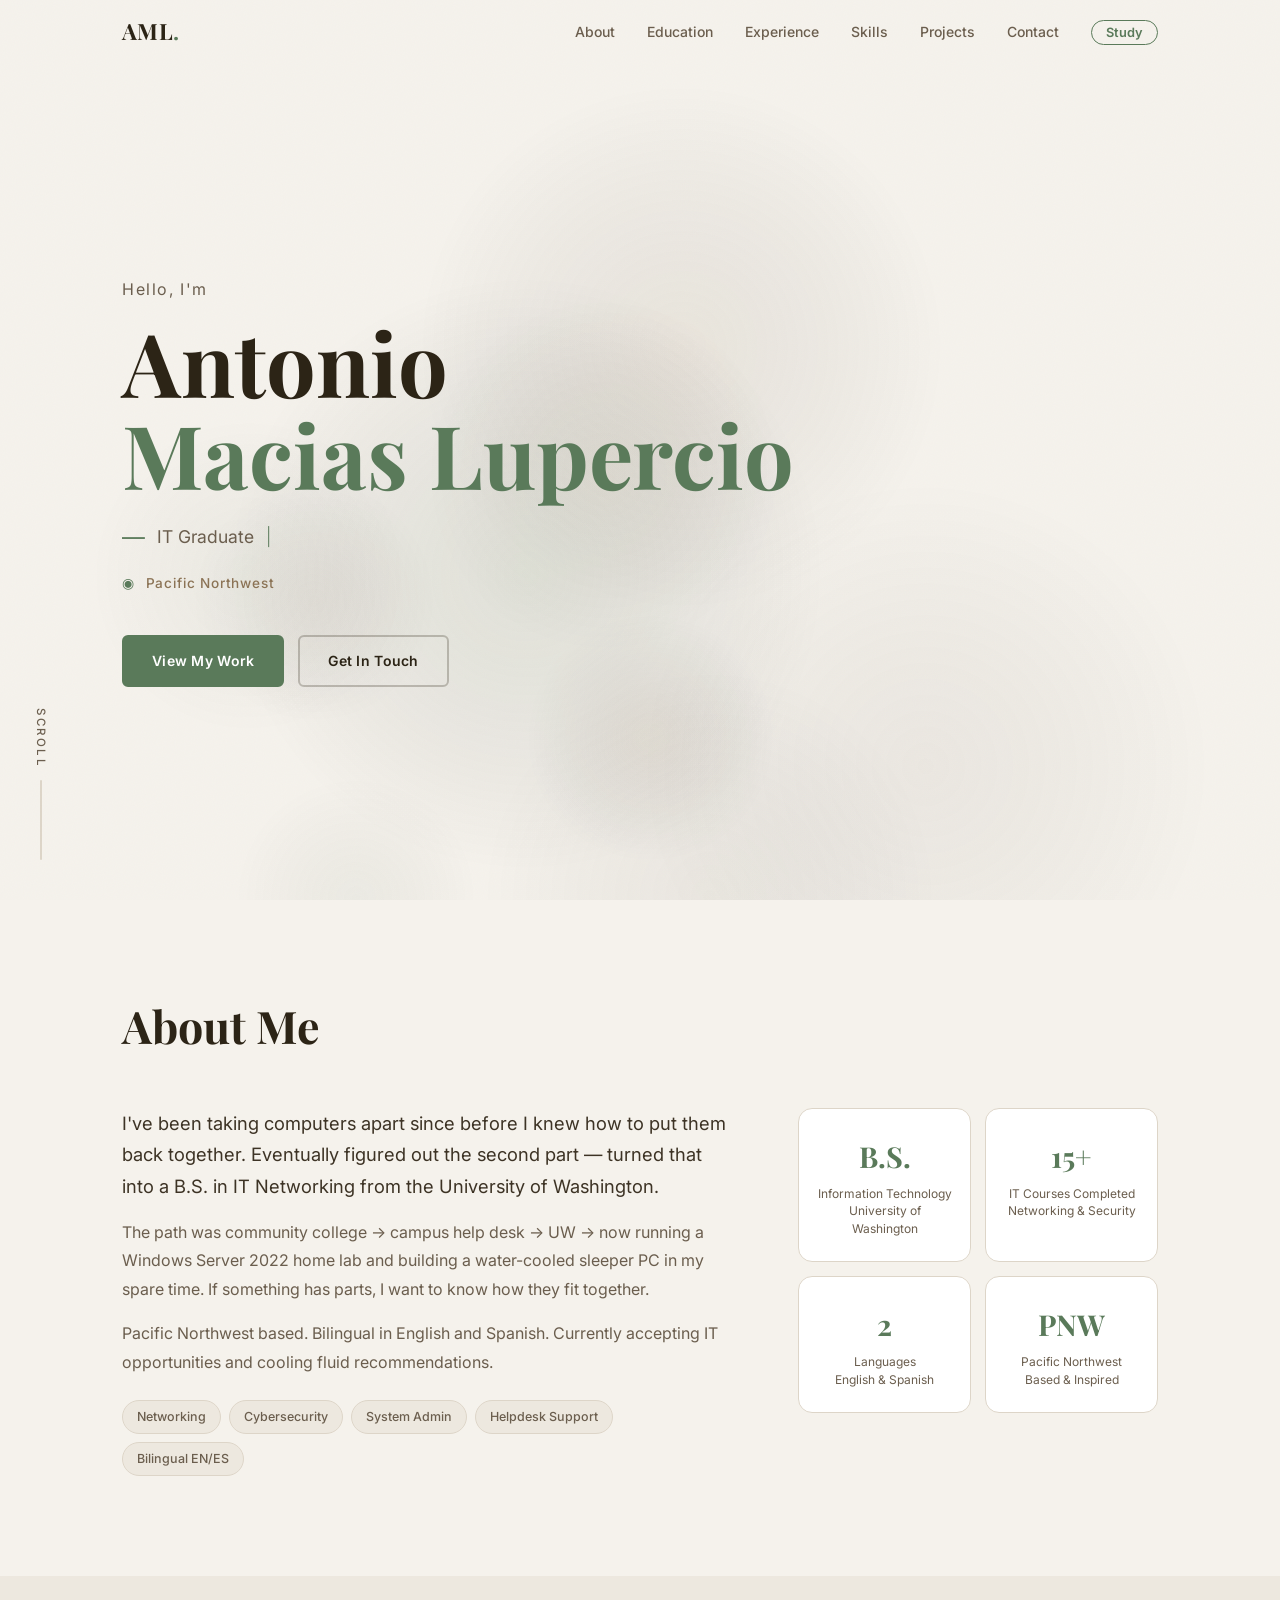
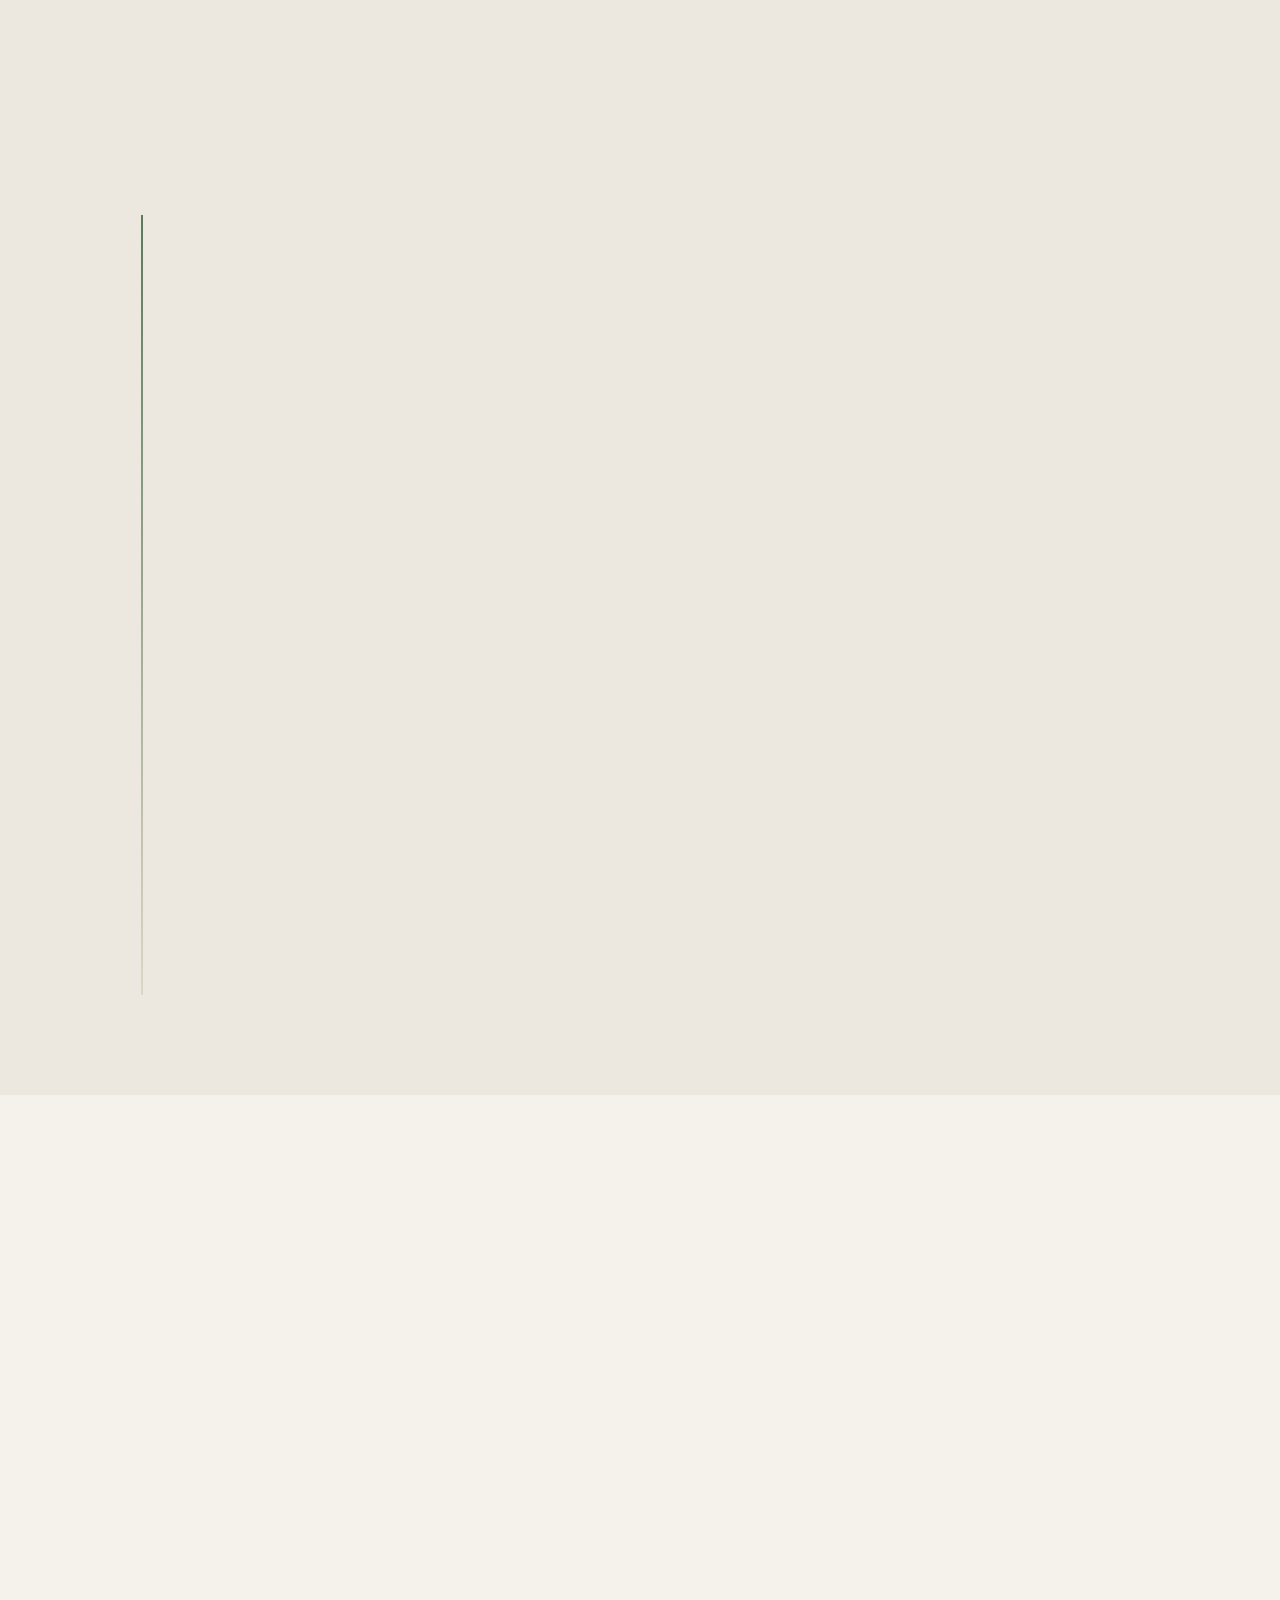
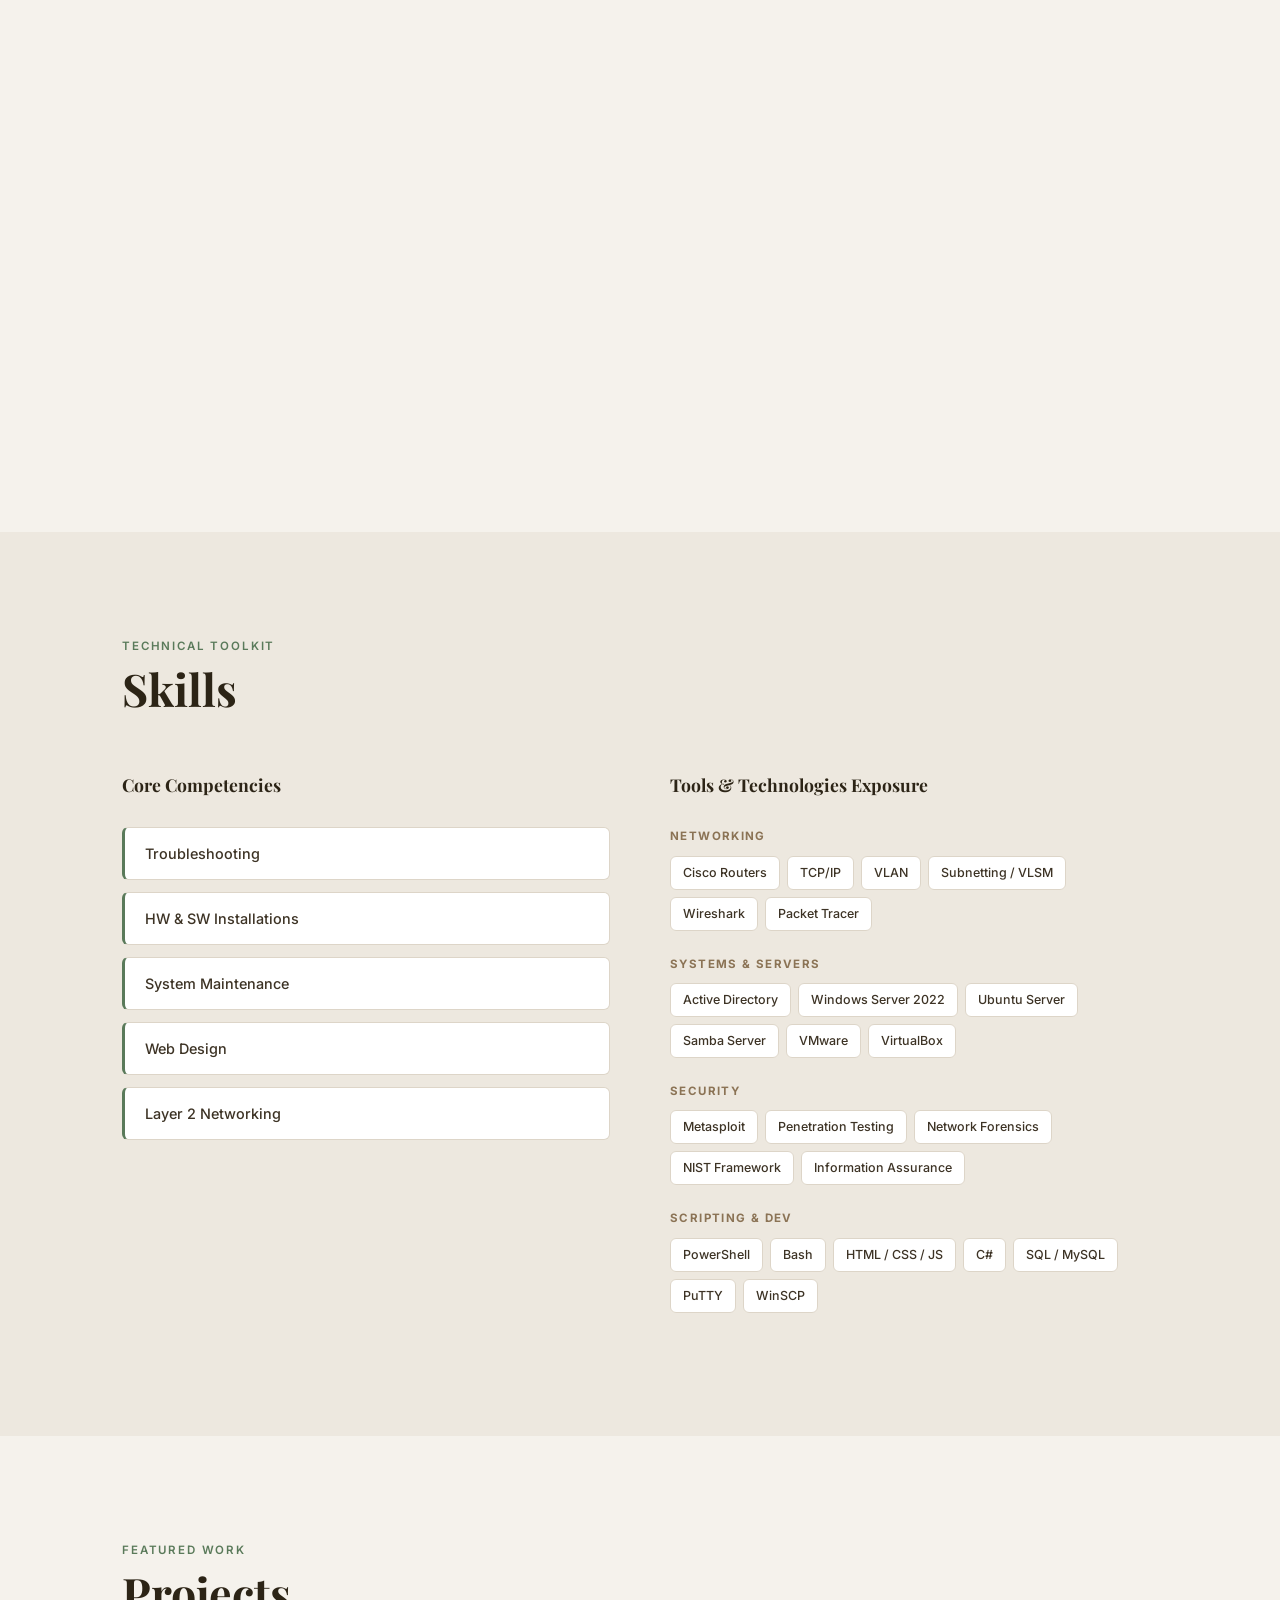
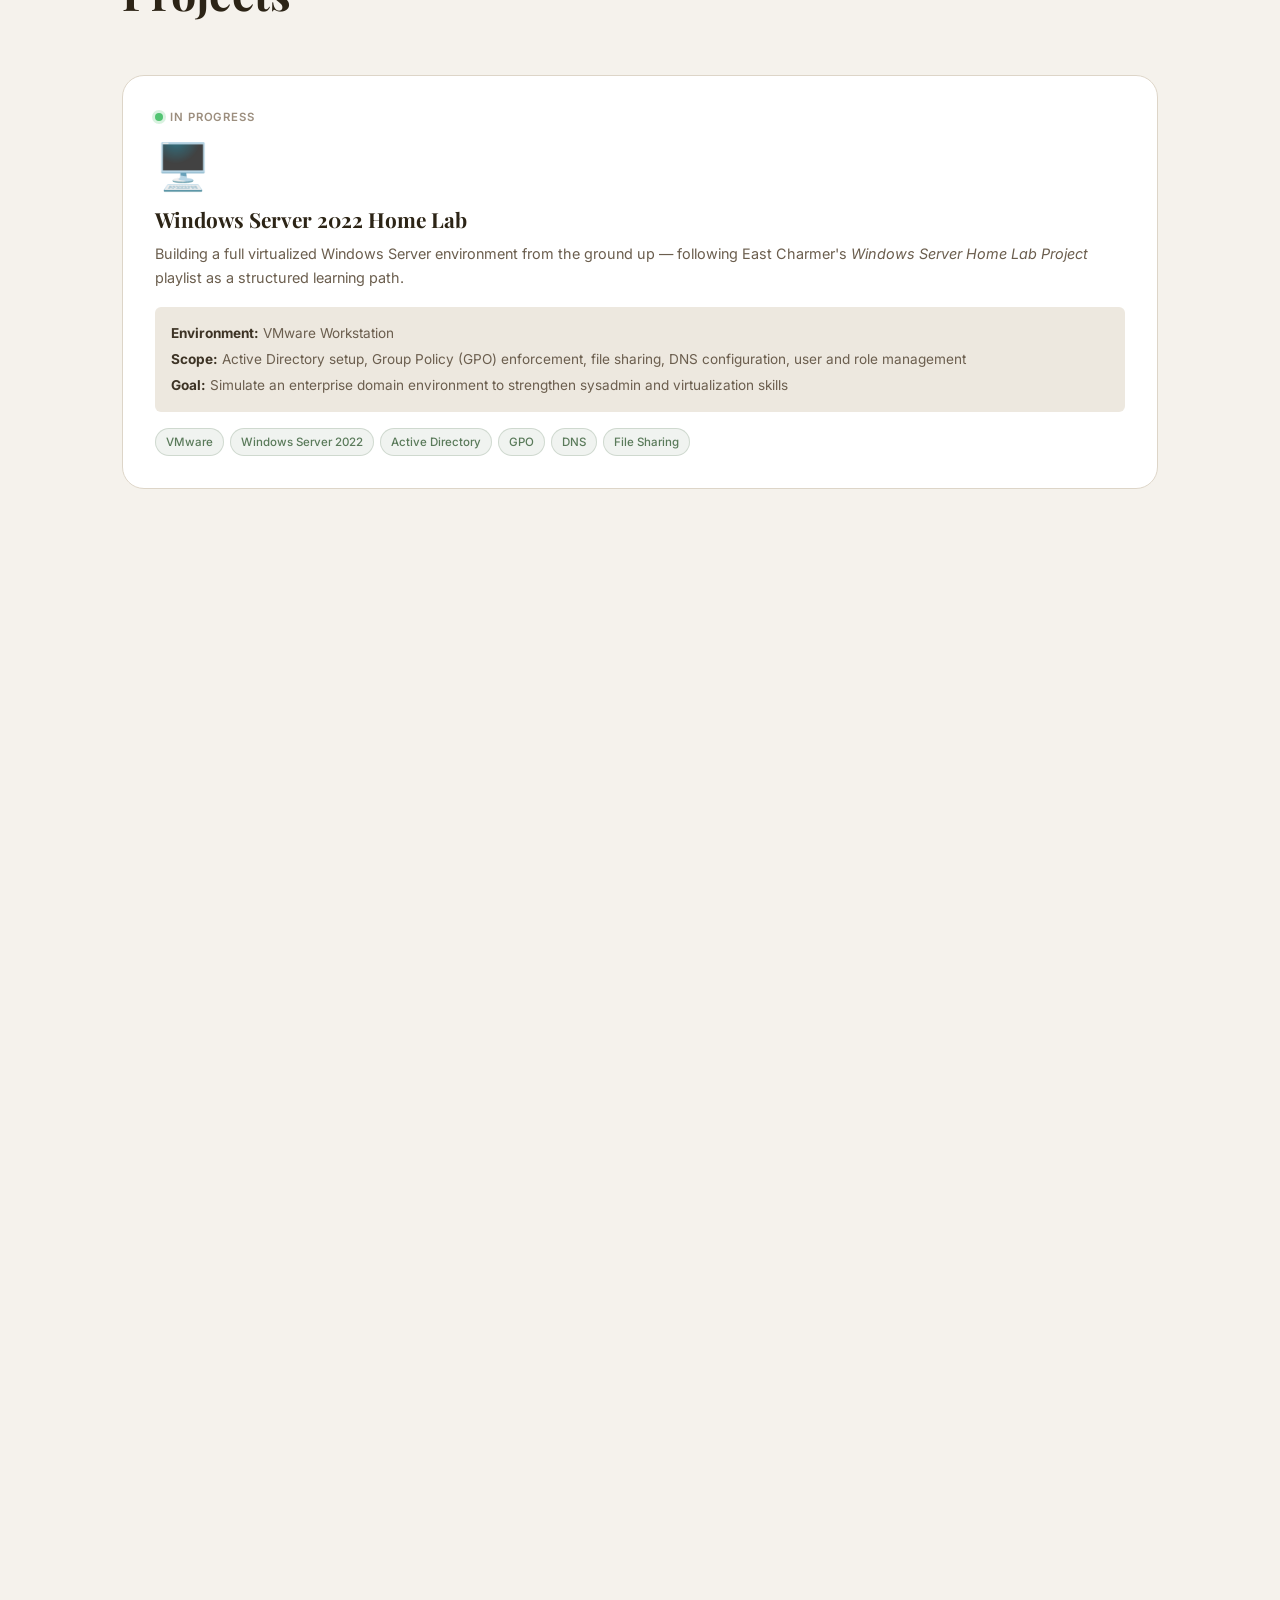
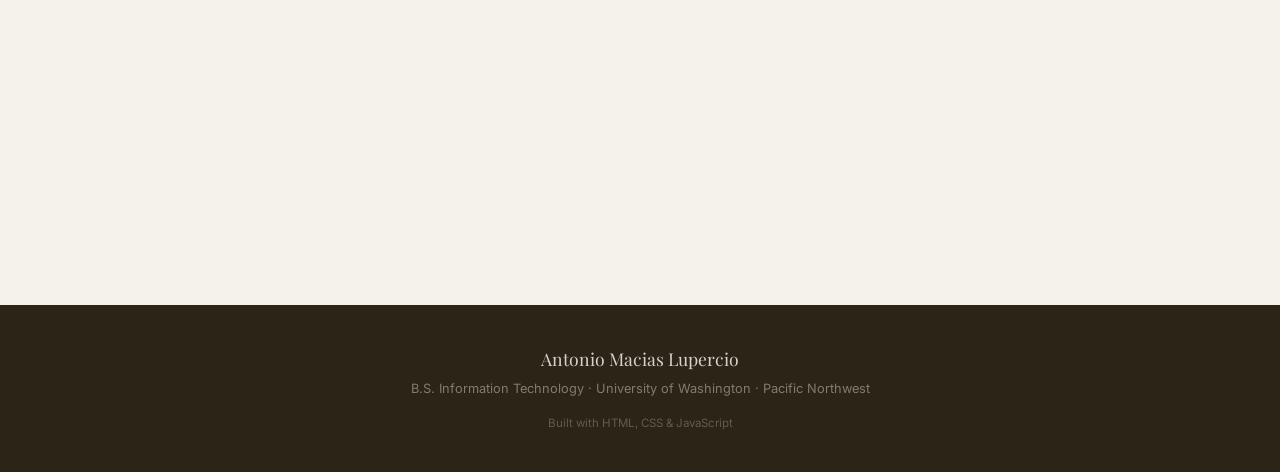
<file: index.html>
<!DOCTYPE html>
<html lang="en">
<head>
  <meta charset="UTF-8" />
  <meta name="viewport" content="width=device-width, initial-scale=1.0" />
  <title>Antonio Macias Lupercio — IT Professional</title>
  <link rel="preconnect" href="https://fonts.googleapis.com" />
  <link rel="preconnect" href="https://fonts.gstatic.com" crossorigin />
  <link href="https://fonts.googleapis.com/css2?family=Playfair+Display:wght@400;500;700&family=Inter:wght@300;400;500;600&display=swap" rel="stylesheet" />
  <link rel="stylesheet" href="css/style.css" />
</head>
<body>

  <!-- ========== NAVIGATION ========== -->
  <nav id="navbar">
    <div class="nav-container">
      <a href="#home" class="nav-logo">AML<span class="nav-logo-dot">.</span></a>
      <ul class="nav-menu" id="navMenu">
        <li><a href="#about"      class="nav-link">About</a></li>
        <li><a href="#education"  class="nav-link">Education</a></li>
        <li><a href="#experience" class="nav-link">Experience</a></li>
        <li><a href="#skills"     class="nav-link">Skills</a></li>
        <li><a href="#projects"   class="nav-link">Projects</a></li>
        <li><a href="#contact"    class="nav-link">Contact</a></li>
        <li><a href="study.html"  class="nav-link nav-link--study">Study</a></li>
      </ul>
      <button class="nav-toggle" id="navToggle" aria-label="Toggle navigation">
        <span></span><span></span><span></span>
      </button>
    </div>
  </nav>

  <!-- ========== HERO ========== -->
  <section id="home" class="hero">
    <canvas id="heroCanvas"></canvas>
    <div class="hero-noise"></div>
    <div class="hero-content">
      <p  class="hero-greeting">Hello, I'm</p>
      <h1 class="hero-name">
        <span class="name-first">Antonio</span>
        <span class="name-last">Macias Lupercio</span>
      </h1>
      <div class="hero-role">
        <span class="role-dash">—</span>
        <span id="typingText" class="typing-text"></span>
        <span class="typing-cursor">|</span>
      </div>
      <p class="hero-location">
        <span class="location-marker">◉</span> Pacific Northwest
      </p>
      <div class="hero-actions">
        <a href="#projects" class="btn btn-primary">View My Work</a>
        <a href="#contact"  class="btn btn-ghost">Get In Touch</a>
      </div>
    </div>
    <div class="scroll-indicator">
      <span class="scroll-label">scroll</span>
      <div class="scroll-line"><div class="scroll-dot"></div></div>
    </div>
  </section>

  <!-- ========== ABOUT ========== -->
  <section id="about" class="section about">
    <div class="container">
      <div class="section-header reveal-up">
        <h2 class="section-title">About Me</h2>
      </div>
      <div class="about-grid">
        <div class="about-text reveal-left">
          <p class="lead">I've been taking computers apart since before I knew how to put them back together. Eventually figured out the second part — turned that into a B.S. in IT Networking from the University of Washington.</p>
          <p>The path was community college → campus help desk → UW → now running a Windows Server 2022 home lab and building a water-cooled sleeper PC in my spare time. If something has parts, I want to know how they fit together.</p>
          <p>Pacific Northwest based. Bilingual in English and Spanish. Currently accepting IT opportunities and cooling fluid recommendations.</p>

          <div class="about-pills">
            <span class="pill">Networking</span>
            <span class="pill">Cybersecurity</span>
            <span class="pill">System Admin</span>
            <span class="pill">Helpdesk Support</span>
            <span class="pill">Bilingual EN/ES</span>
          </div>
        </div>
        <div class="about-stats reveal-right">
          <div class="stat-card">
            <div class="stat-value">B.S.</div>
            <div class="stat-label">Information Technology<br>University of Washington</div>
          </div>
          <div class="stat-card">
            <div class="stat-value">15+</div>
            <div class="stat-label">IT Courses Completed<br>Networking &amp; Security</div>
          </div>
          <div class="stat-card">
            <div class="stat-value">2</div>
            <div class="stat-label">Languages<br>English &amp; Spanish</div>
          </div>
          <div class="stat-card">
            <div class="stat-value">PNW</div>
            <div class="stat-label">Pacific Northwest<br>Based &amp; Inspired</div>
          </div>
        </div>
      </div>
    </div>
  </section>

  <!-- ========== EDUCATION ========== -->
  <section id="education" class="section education alt-bg">
    <div class="container">
      <div class="section-header reveal-up">
        <span class="section-tag">Academic Background</span>
        <h2 class="section-title">Education</h2>
      </div>
      <div class="timeline">

        <div class="timeline-item reveal-left">
          <div class="timeline-marker">
            <div class="timeline-dot"></div>
          </div>
          <div class="timeline-card">
            <h3>B.S. Information Technology — Networking</h3>
            <h4>University of Washington</h4>
            <p>ABET-accredited B.S. in Information Technology cohort program prioritizing deployment, configuration, and development. Skills gained helped me build an understanding in order to analyze, design, integrate, and manage information systems to meet end-user needs. Also emphasized hands-on exposure, including an internship.</p>
            <div class="timeline-pills">
              <span>Network Security</span>
              <span>System Admin</span>
              <span>Information Assurance</span>
              <span>AI Strategies</span>
            </div>
          </div>
        </div>

        <div class="timeline-item reveal-left">
          <div class="timeline-marker">
            <div class="timeline-dot"></div>
          </div>
          <div class="timeline-card">
            <h3>A.A. Transfer — Arts &amp; Sciences</h3>
            <h4>Highline College</h4>
            <p>Transfer coursework with strong academic performance. Maintained a 3.6 GPA in Object-Oriented Programming while building the foundation for the UW IT program.</p>
            <div class="timeline-pills">
              <span>Transfer Focused</span>
              <span>Object-Oriented Programming</span>
            </div>
          </div>
        </div>

        <div class="timeline-item reveal-left">
          <div class="timeline-marker">
            <div class="timeline-dot"></div>
          </div>
          <div class="timeline-card">
            <h3>A.A.S. Information Technology — Networking</h3>
            <h4>Green River College</h4>
            <p>Foundational IT networking program where I simultaneously worked as an IT Student Helpdesk technician at the campus library — applying coursework in a live support environment.</p>
            <div class="timeline-pills">
              <span>IT Networking</span>
              <span>Helpdesk Support</span>
              <span>Technical Support</span>
            </div>
          </div>
        </div>

      </div>
    </div>
  </section>

  <!-- ========== EXPERIENCE ========== -->
  <section id="experience" class="section experience">
    <div class="container">
      <div class="section-header reveal-up">
        <span class="section-tag">Work History</span>
        <h2 class="section-title">Experience</h2>
      </div>
      <div class="exp-grid">

        <!-- CURRENT — full width, top -->
        <div class="exp-card exp-card--minor exp-card--current reveal-up">
          <div class="exp-badge exp-badge--current">UBR</div>
          <div class="exp-body">
            <div class="exp-header">
              <div>
                <h3>Rideshare Driver</h3>
                <h4>Uber</h4>
              </div>
              <span class="exp-date exp-date--current">
                <span class="status-dot status-dot--active"></span> Current
              </span>
            </div>
            <ul class="exp-list">
              <li>Maintained a 4.99/5.00 customer satisfaction rating across 11k+ trips, demonstrating strong client-facing communication and service reliability</li>
              <li>Utilized the Uber Driver app and digital platform tools to manage scheduling, navigation, and real-time performance analytics</li>
              <li>Managed digital records of trip history, earnings, and performance metrics through an online dashboard</li>
            </ul>
          </div>
        </div>

        <!-- PAST — two column row -->
        <div class="exp-card reveal-up delay-1">
          <div class="exp-badge exp-badge--past">IT</div>
          <div class="exp-body">
            <div class="exp-header">
              <div>
                <h3>IT Student Helpdesk Technician</h3>
                <h4>Green River College — Student Library</h4>
              </div>
            </div>
            <ul class="exp-list">
              <li>Provided Tier 1 technical support to students, faculty, and staff at the campus library</li>
              <li>Diagnosed and resolved hardware/software issues including printing, connectivity, and device setup</li>
              <li>Assisted users with account management and campus technology resources</li>
              <li>Maintained equipment inventory and escalated complex issues appropriately</li>
            </ul>
            <div class="exp-skills">
              <span>Tier 1 Support</span>
              <span>Troubleshooting</span>
              <span>Hardware/Software</span>
              <span>Account Management</span>
            </div>
          </div>
        </div>

        <div class="exp-card reveal-up delay-2">
          <div class="exp-badge exp-badge--past">INT</div>
          <div class="exp-body">
            <div class="exp-header">
              <div>
                <h3>IT Internship Course</h3>
                <h4>UW-Tacoma &amp; InfraGard WA Chapter</h4>
              </div>
            </div>
            <ul class="exp-list">
              <li>Implemented Google Analytics and Google Tag Manager for event tracking and behavioral analysis</li>
              <li>Configured real-time event monitoring dashboards and custom reporting views</li>
              <li>Produced weekly reports analyzing web traffic, top events, and user engagement data</li>
              <li>Collaborated with stakeholders to align data insights with organizational objectives</li>
              <li>InfraGard is a partnership between the FBI and members of the private sector for the protection of U.S. Critical Infrastructure</li>
            </ul>
            <div class="exp-skills">
              <span>Google Analytics</span>
              <span>Google Tag Manager</span>
              <span>Data Analysis</span>
              <span>Reporting</span>
            </div>
          </div>
        </div>

      </div>
    </div>
  </section>

  <!-- ========== SKILLS ========== -->
  <section id="skills" class="section skills alt-bg">
    <div class="container">
      <div class="section-header reveal-up">
        <span class="section-tag">Technical Toolkit</span>
        <h2 class="section-title">Skills</h2>
      </div>
      <div class="skills-grid">

        <!-- Core Competencies -->
        <div class="skills-bars reveal-left">
          <h3 class="skills-subtitle">Core Competencies</h3>
          <div class="core-comp-pills">
            <span class="core-pill">Troubleshooting</span>
            <span class="core-pill">HW &amp; SW Installations</span>
            <span class="core-pill">System Maintenance</span>
            <span class="core-pill">Web Design</span>
            <span class="core-pill">Layer 2 Networking</span>
          </div>
        </div>

        <!-- Skill pills -->
        <div class="skills-tags reveal-right">
          <h3 class="skills-subtitle">Tools &amp; Technologies Exposure</h3>

          <div class="skill-category">
            <h4>Networking</h4>
            <div class="skill-pills">
              <span class="skill-pill">Cisco Routers</span>
              <span class="skill-pill">TCP/IP</span>
              <span class="skill-pill">VLAN</span>
              <span class="skill-pill">Subnetting / VLSM</span>
              <span class="skill-pill">Wireshark</span>
              <span class="skill-pill">Packet Tracer</span>
            </div>
          </div>

          <div class="skill-category">
            <h4>Systems &amp; Servers</h4>
            <div class="skill-pills">
              <span class="skill-pill">Active Directory</span>
              <span class="skill-pill">Windows Server 2022</span>
              <span class="skill-pill">Ubuntu Server</span>
              <span class="skill-pill">Samba Server</span>
              <span class="skill-pill">VMware</span>
              <span class="skill-pill">VirtualBox</span>
            </div>
          </div>

          <div class="skill-category">
            <h4>Security</h4>
            <div class="skill-pills">
              <span class="skill-pill">Metasploit</span>
              <span class="skill-pill">Penetration Testing</span>
              <span class="skill-pill">Network Forensics</span>
              <span class="skill-pill">NIST Framework</span>
              <span class="skill-pill">Information Assurance</span>
            </div>
          </div>

          <div class="skill-category">
            <h4>Scripting &amp; Dev</h4>
            <div class="skill-pills">
              <span class="skill-pill">PowerShell</span>
              <span class="skill-pill">Bash</span>
              <span class="skill-pill">HTML / CSS / JS</span>
              <span class="skill-pill">C#</span>
              <span class="skill-pill">SQL / MySQL</span>
              <span class="skill-pill">PuTTY</span>
              <span class="skill-pill">WinSCP</span>
            </div>
          </div>
        </div>

      </div>
    </div>
  </section>

  <!-- ========== PROJECTS ========== -->
  <section id="projects" class="section projects">
    <div class="container">
      <div class="section-header reveal-up">
        <span class="section-tag">Featured Work</span>
        <h2 class="section-title">Projects</h2>
      </div>
      <div class="projects-grid">

        <!-- Hero project -->
        <div class="project-card project-card--hero reveal-up">
          <div class="project-card-inner">
            <div class="project-status">
              <span class="status-dot status-dot--active"></span> In Progress
            </div>
            <div class="project-emoji">🖥️</div>
            <h3>Windows Server 2022 Home Lab</h3>
            <p>Building a full virtualized Windows Server environment from the ground up — following East Charmer's <em>Windows Server Home Lab Project</em> playlist as a structured learning path.</p>
            <div class="project-detail-box">
              <div class="project-detail-row">
                <strong>Environment:</strong> VMware Workstation
              </div>
              <div class="project-detail-row">
                <strong>Scope:</strong> Active Directory setup, Group Policy (GPO) enforcement, file sharing, DNS configuration, user and role management
              </div>
              <div class="project-detail-row">
                <strong>Goal:</strong> Simulate an enterprise domain environment to strengthen sysadmin and virtualization skills
              </div>
            </div>
            <div class="project-pills">
              <span>VMware</span>
              <span>Windows Server 2022</span>
              <span>Active Directory</span>
              <span>GPO</span>
              <span>DNS</span>
              <span>File Sharing</span>
            </div>
          </div>
        </div>

        <div class="project-card reveal-up delay-1">
          <div class="project-card-inner">
            <div class="project-status">
              <span class="status-dot status-dot--done"></span> Completed
            </div>
            <h3>IT Analytics Integration</h3>
            <h4>UW Tacoma — Internship</h4>
            <p>Implemented Google Analytics and Google Tag Manager for web tracking and behavioral analysis. Built custom event tracking, real-time dashboards, and weekly engagement reports for the Washington state chapter of InfraGard — a partnership between the FBI and members of the private sector for the protection of U.S. Critical Infrastructure.</p>
            <div class="project-pills">
              <span>Google Analytics</span>
              <span>Google Tag Manager</span>
              <span>Data Analysis</span>
              <span>Event Tracking</span>
              <span>Reporting</span>
            </div>
          </div>
        </div>

      </div>
    </div>
  </section>

  <!-- ========== CONTACT ========== -->
  <section id="contact" class="section contact">
    <div class="container">
      <div class="section-header reveal-up">
        <span class="section-tag">Say Hello</span>
        <h2 class="section-title">Get In Touch</h2>
      </div>
      <div class="contact-content reveal-up">
        <p class="contact-intro">
          Actively looking for IT opportunities in helpdesk, networking, or sysadmin. Let's connect.
        </p>
        <div class="contact-methods">
          <a href="mailto:maciaslupercio.antonio@gmail.com" class="contact-method">
            <div class="contact-icon">✉</div>
            <div class="contact-info">
              <span class="contact-label">Email</span>
              <span class="contact-value">maciaslupercio.antonio@gmail.com</span>
            </div>
          </a>
          <a href="tel:5094260781" class="contact-method">
            <div class="contact-icon">✆</div>
            <div class="contact-info">
              <span class="contact-label">Phone</span>
              <span class="contact-value">(509) 426-0781</span>
            </div>
          </a>
          <a href="https://www.linkedin.com/in/tonymacias54" target="_blank" class="contact-method">
            <div class="contact-icon">in</div>
            <div class="contact-info">
              <span class="contact-label">LinkedIn</span>
              <span class="contact-value">linkedin.com/in/tonymacias54</span>
            </div>
          </a>
          <a href="https://github.com/aztech54" target="_blank" class="contact-method">
            <div class="contact-icon">⌥</div>
            <div class="contact-info">
              <span class="contact-label">GitHub</span>
              <span class="contact-value">github.com/aztech54</span>
            </div>
          </a>
        </div>
        <p class="contact-language">Also fluent in Spanish — <em>¡Hablamos!</em></p>
      </div>
    </div>
  </section>

  <!-- ========== FOOTER ========== -->
  <footer class="footer">
    <div class="container">
      <p class="footer-name">Antonio Macias Lupercio</p>
      <p class="footer-sub">B.S. Information Technology · University of Washington · Pacific Northwest</p>
      <p class="footer-credit">Built with HTML, CSS &amp; JavaScript</p>
    </div>
  </footer>

  <script src="js/main.js"></script>
</body>
</html>
</file>
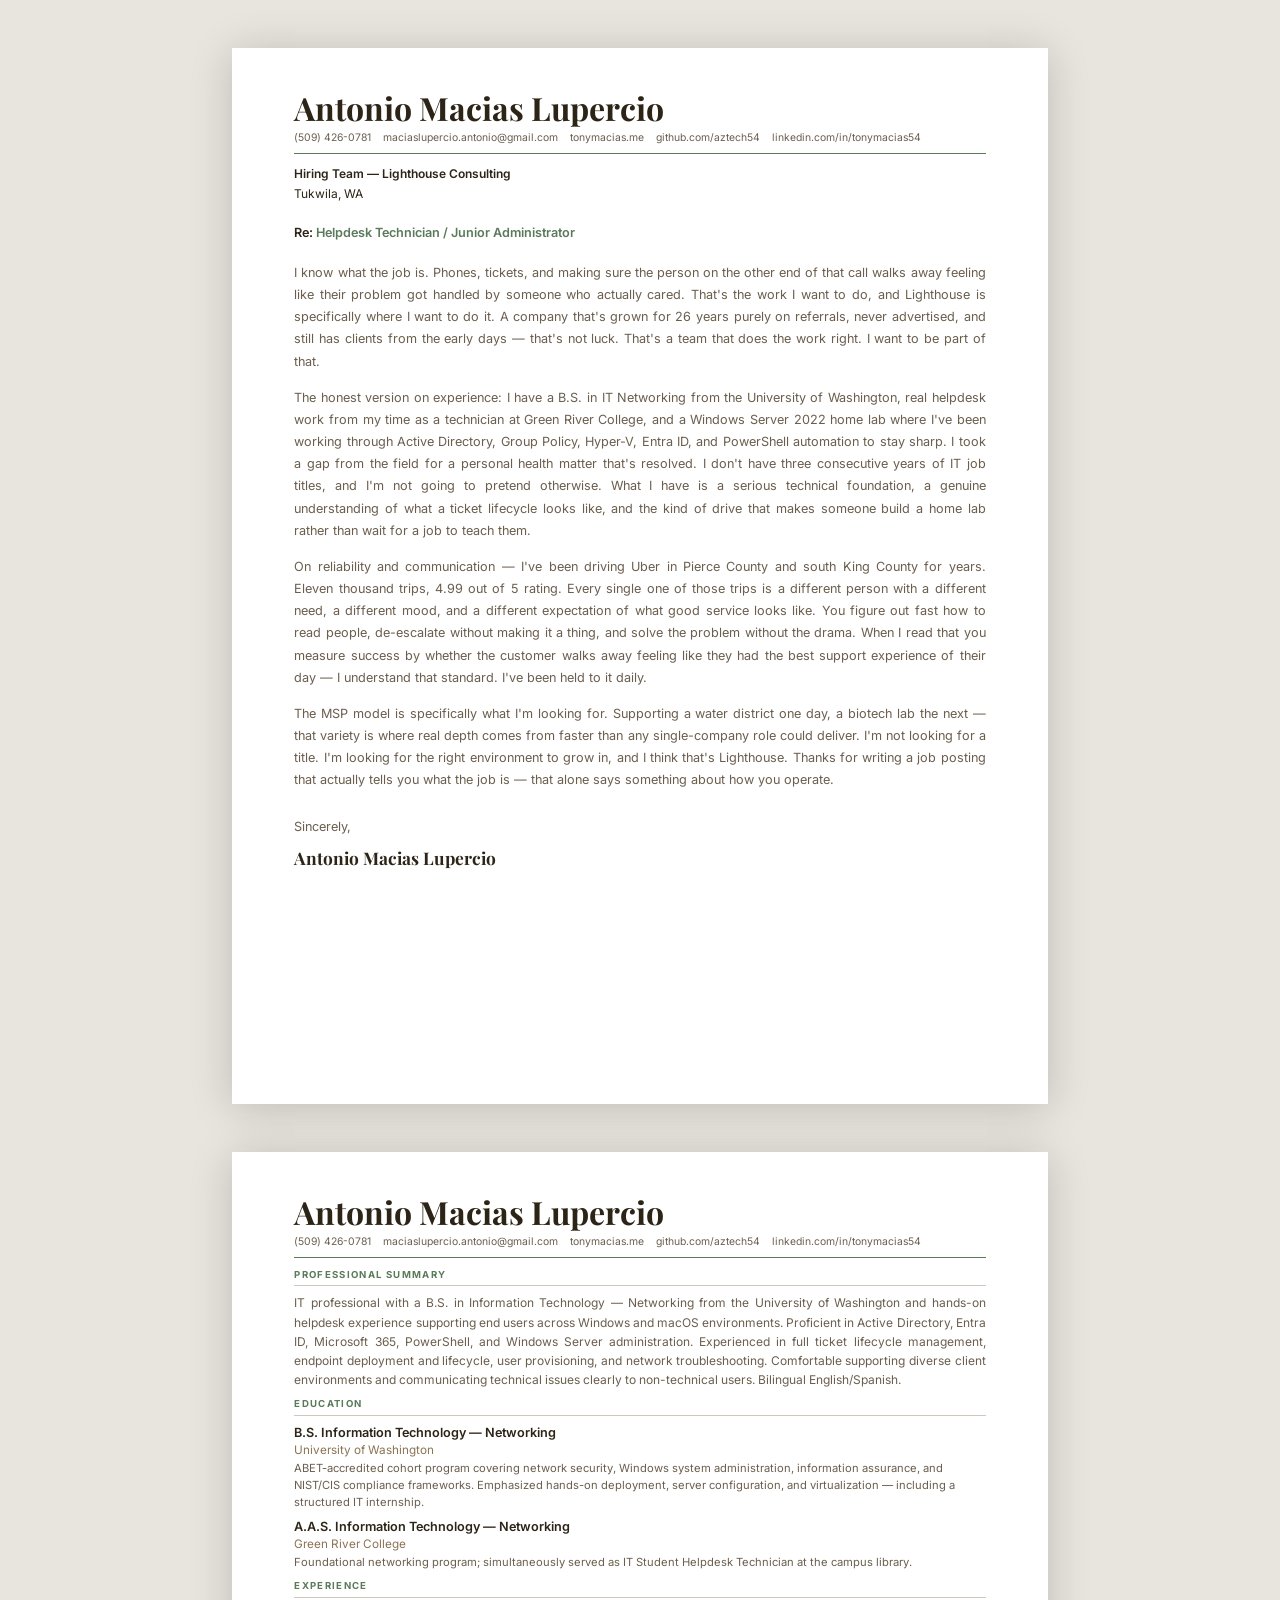
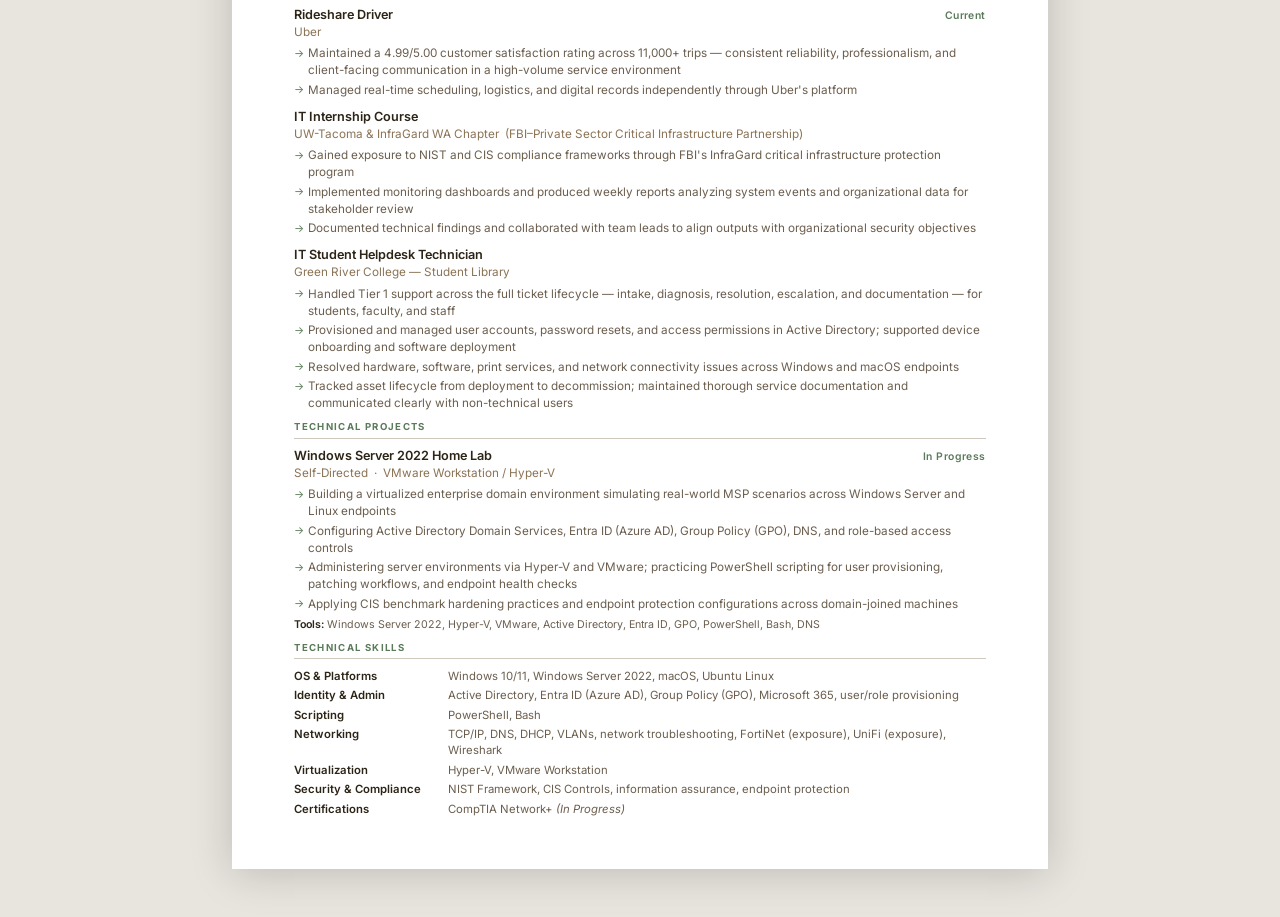
<file: lighthouse-application.html>
<!DOCTYPE html>
<html lang="en">
<head>
  <meta charset="UTF-8" />
  <meta name="viewport" content="width=device-width, initial-scale=1.0" />
  <title>Antonio Macias Lupercio — Lighthouse Consulting Application</title>
  <link rel="preconnect" href="https://fonts.googleapis.com" />
  <link rel="preconnect" href="https://fonts.gstatic.com" crossorigin />
  <link href="https://fonts.googleapis.com/css2?family=Playfair+Display:wght@700&family=Inter:wght@300;400;500;600&display=swap" rel="stylesheet" />
  <style>
    *, *::before, *::after { box-sizing: border-box; margin: 0; padding: 0; }

    :root {
      --green:  #5a7a5a;
      --dark:   #2c2416;
      --muted:  #6b5e4e;
      --brown:  #8b7355;
      --border: #d0c8bc;
    }

    body {
      font-family: 'Inter', -apple-system, sans-serif;
      font-size: 9.5pt;
      color: var(--dark);
      background: #e8e4de;
      line-height: 1.5;
    }

    .page {
      width: 8.5in;
      min-height: 11in;
      margin: 0.5in auto;
      padding: 0.44in 0.65in;
      background: #fff;
      box-shadow: 0 4px 40px rgba(0,0,0,0.18);
    }

    .page + .page { margin-top: 0.4in; }

    /* ---- HEADER ---- */
    .header { margin-bottom: 0; }
    .header-name {
      font-family: 'Playfair Display', Georgia, serif;
      font-size: 24pt;
      font-weight: 700;
      color: var(--dark);
      line-height: 1.1;
      margin-bottom: 5px;
    }
    .header-contact {
      font-size: 7.8pt;
      color: var(--muted);
      display: flex;
      flex-wrap: nowrap;
      white-space: nowrap;
    }
    .header-contact span { margin-right: 12px; }
    .header-contact a { color: var(--muted); text-decoration: none; }
    .header-rule {
      border: none;
      border-top: 1.2px solid var(--green);
      margin: 7px 0 10px 0;
    }

    /* ---- COVER LETTER ---- */
    .cl-recipient {
      font-size: 9pt;
      color: var(--dark);
      line-height: 1.7;
      margin-bottom: 18px;
    }
    .cl-recipient strong { font-weight: 600; }

    .cl-subject {
      font-size: 9.5pt;
      font-weight: 600;
      color: var(--dark);
      margin-bottom: 20px;
    }
    .cl-subject span { color: var(--green); }

    .cl-body p {
      font-size: 9.5pt;
      color: var(--muted);
      line-height: 1.75;
      margin-bottom: 14px;
      text-align: justify;
    }
    .cl-body p:last-child { margin-bottom: 0; }

    .cl-closing {
      margin-top: 24px;
      font-size: 9.5pt;
      color: var(--muted);
      line-height: 1.8;
    }
    .cl-closing .sig-name {
      font-family: 'Playfair Display', Georgia, serif;
      font-size: 13pt;
      font-weight: 700;
      color: var(--dark);
      margin-top: 4px;
    }

    /* ---- RESUME SECTIONS ---- */
    .section { margin-bottom: 8px; }
    .section-title {
      font-size: 7.2pt;
      font-weight: 700;
      letter-spacing: 0.14em;
      text-transform: uppercase;
      color: var(--green);
      margin-bottom: 3px;
    }
    .section-rule {
      border: none;
      border-top: 0.6px solid var(--border);
      margin-bottom: 7px;
    }
    .summary {
      font-size: 9pt;
      color: var(--muted);
      line-height: 1.6;
      text-align: justify;
    }

    .edu-item { margin-bottom: 6px; }
    .edu-item:last-child { margin-bottom: 0; }
    .edu-title { font-weight: 600; font-size: 9.5pt; color: var(--dark); }
    .edu-school { font-size: 8.8pt; color: var(--brown); margin-bottom: 1px; }
    .edu-detail { font-size: 8.4pt; color: var(--muted); line-height: 1.5; }

    .exp-item { margin-bottom: 8px; }
    .exp-item:last-child { margin-bottom: 0; }
    .exp-header { display: flex; justify-content: space-between; align-items: baseline; gap: 10px; }
    .exp-title { font-weight: 600; font-size: 9.5pt; color: var(--dark); }
    .exp-status { font-size: 7.8pt; color: var(--green); font-weight: 600; white-space: nowrap; letter-spacing: 0.04em; }
    .exp-company { font-size: 8.8pt; color: var(--brown); margin-bottom: 4px; }
    .exp-bullets { list-style: none; padding: 0; }
    .exp-bullets li {
      font-size: 8.8pt; color: var(--muted); padding-left: 14px;
      position: relative; margin-bottom: 2.5px; line-height: 1.45;
    }
    .exp-bullets li::before { content: '→'; position: absolute; left: 0; color: var(--green); font-size: 8pt; top: 0.5px; }

    .proj-item { margin-bottom: 8px; }
    .proj-item:last-child { margin-bottom: 0; }
    .proj-header { display: flex; justify-content: space-between; align-items: baseline; gap: 10px; }
    .proj-title { font-weight: 600; font-size: 9.5pt; color: var(--dark); }
    .proj-status { font-size: 7.8pt; font-weight: 600; white-space: nowrap; letter-spacing: 0.04em; }
    .proj-status--active { color: var(--green); }
    .proj-context { font-size: 8.8pt; color: var(--brown); margin-bottom: 4px; }
    .proj-bullets { list-style: none; padding: 0; }
    .proj-bullets li {
      font-size: 8.8pt; color: var(--muted); padding-left: 14px;
      position: relative; margin-bottom: 2.5px; line-height: 1.45;
    }
    .proj-bullets li::before { content: '→'; position: absolute; left: 0; color: var(--green); font-size: 8pt; top: 0.5px; }
    .proj-tools { font-size: 8pt; color: var(--muted); margin-top: 4px; }
    .proj-tools strong { color: var(--dark); font-weight: 600; }

    .skills-table { width: 100%; border-collapse: collapse; }
    .skills-table tr td { padding: 1.5px 0; vertical-align: top; line-height: 1.45; }
    .skills-table td:first-child {
      font-weight: 600; font-size: 8.5pt; color: var(--dark);
      width: 1.6in; padding-right: 10px; white-space: nowrap;
    }
    .skills-table td:last-child { font-size: 8.5pt; color: var(--muted); }

    @media print {
      body { background: #fff; }
      .page {
        margin: 0; padding: 0.44in 0.65in;
        box-shadow: none; width: 100%; min-height: auto;
      }
      .page + .page { margin-top: 0; }
      .page-break { page-break-after: always; }
      @page { size: letter; margin: 0; }
      a { color: var(--muted) !important; text-decoration: none !important; }
    }
  </style>
</head>
<body>

<!-- ==================== PAGE 1: COVER LETTER ==================== -->
<div class="page page-break">

  <header class="header">
    <div class="header-name">Antonio Macias Lupercio</div>
    <div class="header-contact">
      <span>(509) 426-0781</span>
      <span><a href="mailto:maciaslupercio.antonio@gmail.com">maciaslupercio.antonio@gmail.com</a></span>
      <span><a href="https://tonymacias.me">tonymacias.me</a></span>
      <span><a href="https://github.com/aztech54">github.com/aztech54</a></span>
      <span><a href="https://www.linkedin.com/in/tonymacias54">linkedin.com/in/tonymacias54</a></span>
    </div>
    <hr class="header-rule" />
  </header>

  <div class="cl-recipient">
    <strong>Hiring Team — Lighthouse Consulting</strong><br>
    Tukwila, WA
  </div>

  <div class="cl-subject">Re: <span>Helpdesk Technician / Junior Administrator</span></div>

  <div class="cl-body">
    <p>
      I know what the job is. Phones, tickets, and making sure the person on the other end of that call walks away
      feeling like their problem got handled by someone who actually cared. That's the work I want to do, and
      Lighthouse is specifically where I want to do it. A company that's grown for 26 years purely on referrals,
      never advertised, and still has clients from the early days — that's not luck. That's a team that does the
      work right. I want to be part of that.
    </p>
    <p>
      The honest version on experience: I have a B.S. in IT Networking from the University of Washington, real
      helpdesk work from my time as a technician at Green River College, and a Windows Server 2022 home lab where
      I've been working through Active Directory, Group Policy, Hyper-V, Entra ID, and PowerShell automation to
      stay sharp. I took a gap from the field for a personal health matter that's resolved. I don't have three
      consecutive years of IT job titles, and I'm not going to pretend otherwise. What I have is a serious
      technical foundation, a genuine understanding of what a ticket lifecycle looks like, and the kind of drive
      that makes someone build a home lab rather than wait for a job to teach them.
    </p>
    <p>
      On reliability and communication — I've been driving Uber in Pierce County and south King County for years.
      Eleven thousand trips, 4.99 out of 5 rating. Every single one of those trips is a different person with a
      different need, a different mood, and a different expectation of what good service looks like. You figure out
      fast how to read people, de-escalate without making it a thing, and solve the problem without the drama.
      When I read that you measure success by whether the customer walks away feeling like they had the best
      support experience of their day — I understand that standard. I've been held to it daily.
    </p>
    <p>
      The MSP model is specifically what I'm looking for. Supporting a water district one day, a biotech lab the
      next — that variety is where real depth comes from faster than any single-company role could deliver. I'm not
      looking for a title. I'm looking for the right environment to grow in, and I think that's Lighthouse.
      Thanks for writing a job posting that actually tells you what the job is — that alone says something about
      how you operate.
    </p>
  </div>

  <div class="cl-closing">
    Sincerely,<br>
    <div class="sig-name">Antonio Macias Lupercio</div>
  </div>

</div>

<!-- ==================== PAGE 2: RESUME ==================== -->
<div class="page">

  <header class="header">
    <div class="header-name">Antonio Macias Lupercio</div>
    <div class="header-contact">
      <span>(509) 426-0781</span>
      <span><a href="mailto:maciaslupercio.antonio@gmail.com">maciaslupercio.antonio@gmail.com</a></span>
      <span><a href="https://tonymacias.me">tonymacias.me</a></span>
      <span><a href="https://github.com/aztech54">github.com/aztech54</a></span>
      <span><a href="https://www.linkedin.com/in/tonymacias54">linkedin.com/in/tonymacias54</a></span>
    </div>
    <hr class="header-rule" />
  </header>

  <section class="section">
    <div class="section-title">Professional Summary</div>
    <hr class="section-rule" />
    <p class="summary">
      IT professional with a B.S. in Information Technology — Networking from the University of Washington and
      hands-on helpdesk experience supporting end users across Windows and macOS environments. Proficient in
      Active Directory, Entra ID, Microsoft 365, PowerShell, and Windows Server administration. Experienced in
      full ticket lifecycle management, endpoint deployment and lifecycle, user provisioning, and network
      troubleshooting. Comfortable supporting diverse client environments and communicating technical issues
      clearly to non-technical users. Bilingual English/Spanish.
    </p>
  </section>

  <section class="section">
    <div class="section-title">Education</div>
    <hr class="section-rule" />

    <div class="edu-item">
      <div class="edu-title">B.S. Information Technology — Networking</div>
      <div class="edu-school">University of Washington</div>
      <div class="edu-detail">ABET-accredited cohort program covering network security, Windows system administration, information assurance, and NIST/CIS compliance frameworks. Emphasized hands-on deployment, server configuration, and virtualization — including a structured IT internship.</div>
    </div>

    <div class="edu-item">
      <div class="edu-title">A.A.S. Information Technology — Networking</div>
      <div class="edu-school">Green River College</div>
      <div class="edu-detail">Foundational networking program; simultaneously served as IT Student Helpdesk Technician at the campus library.</div>
    </div>
  </section>

  <section class="section">
    <div class="section-title">Experience</div>
    <hr class="section-rule" />

    <div class="exp-item">
      <div class="exp-header">
        <div class="exp-title">Rideshare Driver</div>
        <div class="exp-status">Current</div>
      </div>
      <div class="exp-company">Uber</div>
      <ul class="exp-bullets">
        <li>Maintained a 4.99/5.00 customer satisfaction rating across 11,000+ trips — consistent reliability, professionalism, and client-facing communication in a high-volume service environment</li>
        <li>Managed real-time scheduling, logistics, and digital records independently through Uber's platform</li>
      </ul>
    </div>

    <div class="exp-item">
      <div class="exp-header">
        <div class="exp-title">IT Internship Course</div>
      </div>
      <div class="exp-company">UW-Tacoma &amp; InfraGard WA Chapter &nbsp;(FBI–Private Sector Critical Infrastructure Partnership)</div>
      <ul class="exp-bullets">
        <li>Gained exposure to NIST and CIS compliance frameworks through FBI's InfraGard critical infrastructure protection program</li>
        <li>Implemented monitoring dashboards and produced weekly reports analyzing system events and organizational data for stakeholder review</li>
        <li>Documented technical findings and collaborated with team leads to align outputs with organizational security objectives</li>
      </ul>
    </div>

    <div class="exp-item">
      <div class="exp-header">
        <div class="exp-title">IT Student Helpdesk Technician</div>
      </div>
      <div class="exp-company">Green River College — Student Library</div>
      <ul class="exp-bullets">
        <li>Handled Tier 1 support across the full ticket lifecycle — intake, diagnosis, resolution, escalation, and documentation — for students, faculty, and staff</li>
        <li>Provisioned and managed user accounts, password resets, and access permissions in Active Directory; supported device onboarding and software deployment</li>
        <li>Resolved hardware, software, print services, and network connectivity issues across Windows and macOS endpoints</li>
        <li>Tracked asset lifecycle from deployment to decommission; maintained thorough service documentation and communicated clearly with non-technical users</li>
      </ul>
    </div>
  </section>

  <section class="section">
    <div class="section-title">Technical Projects</div>
    <hr class="section-rule" />

    <div class="proj-item">
      <div class="proj-header">
        <div class="proj-title">Windows Server 2022 Home Lab</div>
        <div class="proj-status proj-status--active">In Progress</div>
      </div>
      <div class="proj-context">Self-Directed &nbsp;·&nbsp; VMware Workstation / Hyper-V</div>
      <ul class="proj-bullets">
        <li>Building a virtualized enterprise domain environment simulating real-world MSP scenarios across Windows Server and Linux endpoints</li>
        <li>Configuring Active Directory Domain Services, Entra ID (Azure AD), Group Policy (GPO), DNS, and role-based access controls</li>
        <li>Administering server environments via Hyper-V and VMware; practicing PowerShell scripting for user provisioning, patching workflows, and endpoint health checks</li>
        <li>Applying CIS benchmark hardening practices and endpoint protection configurations across domain-joined machines</li>
      </ul>
      <div class="proj-tools"><strong>Tools:</strong> Windows Server 2022, Hyper-V, VMware, Active Directory, Entra ID, GPO, PowerShell, Bash, DNS</div>
    </div>
  </section>

  <section class="section">
    <div class="section-title">Technical Skills</div>
    <hr class="section-rule" />
    <table class="skills-table">
      <tr>
        <td>OS &amp; Platforms</td>
        <td>Windows 10/11, Windows Server 2022, macOS, Ubuntu Linux</td>
      </tr>
      <tr>
        <td>Identity &amp; Admin</td>
        <td>Active Directory, Entra ID (Azure AD), Group Policy (GPO), Microsoft 365, user/role provisioning</td>
      </tr>
      <tr>
        <td>Scripting</td>
        <td>PowerShell, Bash</td>
      </tr>
      <tr>
        <td>Networking</td>
        <td>TCP/IP, DNS, DHCP, VLANs, network troubleshooting, FortiNet (exposure), UniFi (exposure), Wireshark</td>
      </tr>
      <tr>
        <td>Virtualization</td>
        <td>Hyper-V, VMware Workstation</td>
      </tr>
      <tr>
        <td>Security &amp; Compliance</td>
        <td>NIST Framework, CIS Controls, information assurance, endpoint protection</td>
      </tr>
      <tr>
        <td>Certifications</td>
        <td>CompTIA Network+ <em>(In Progress)</em></td>
      </tr>
    </table>
  </section>

</div>

<script>
  // Dynamic date removed per user preference
</script>
</body>
</html>
</file>
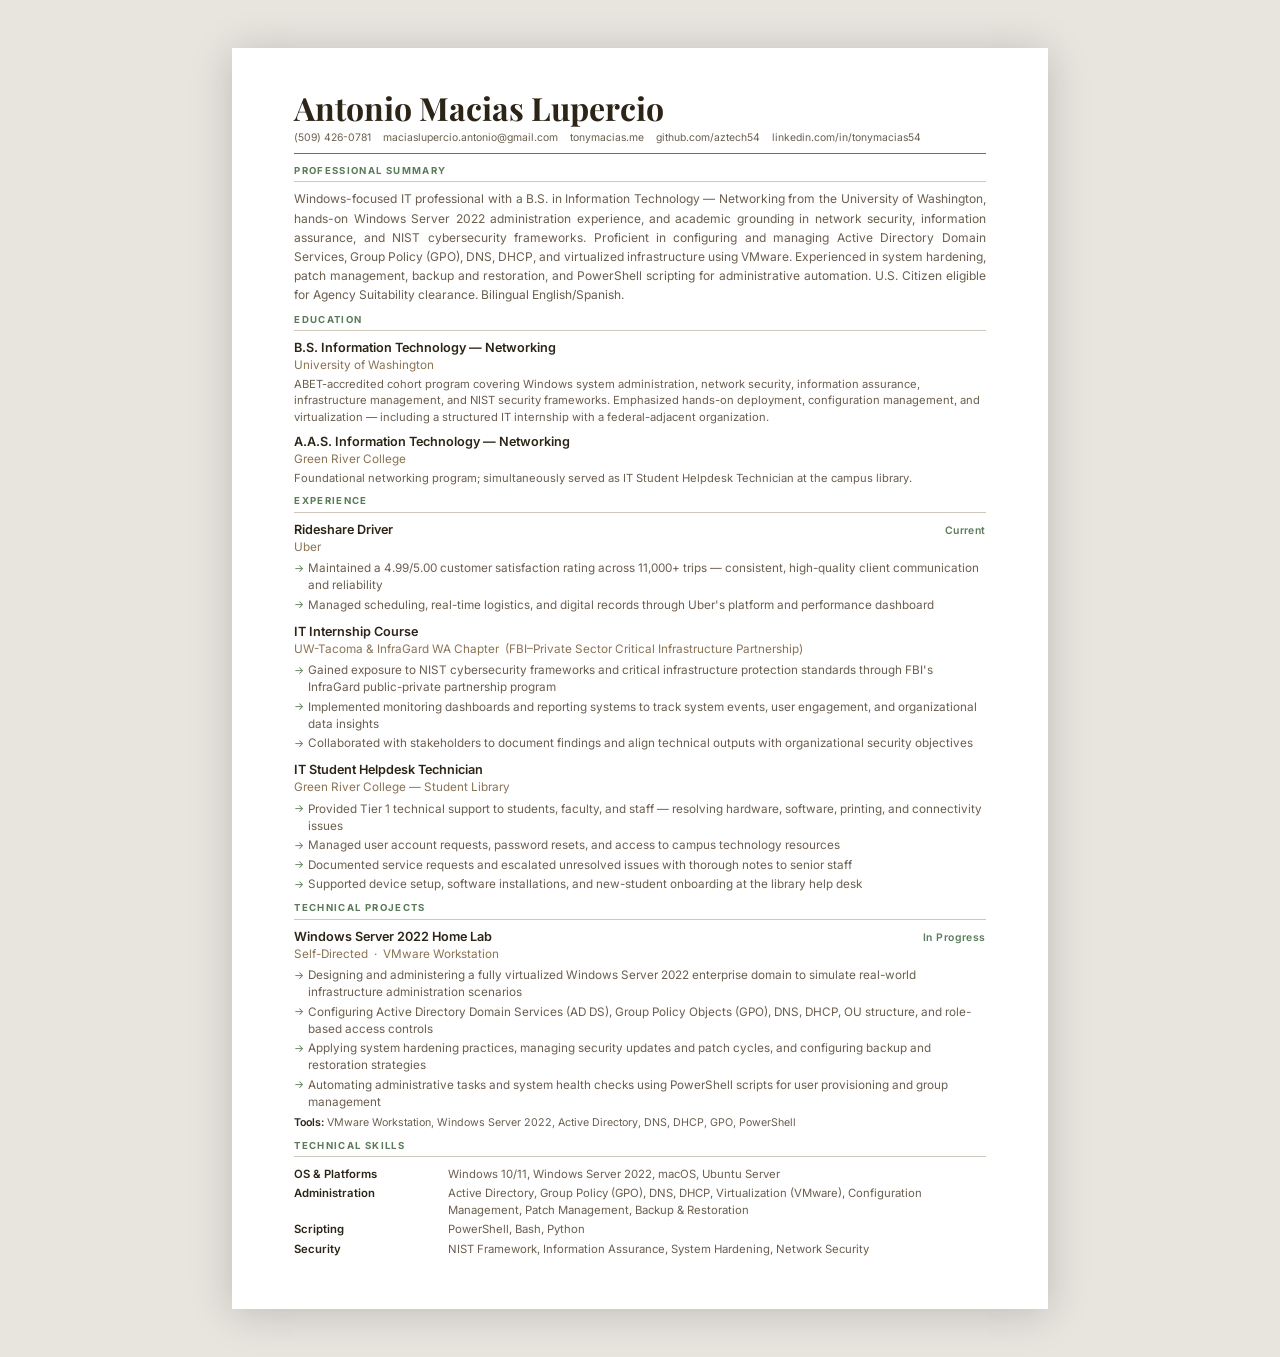
<file: resume-kearney.html>
<!DOCTYPE html>
<html lang="en">
<head>
  <meta charset="UTF-8" />
  <meta name="viewport" content="width=device-width, initial-scale=1.0" />
  <title>Antonio Macias Lupercio — Windows Systems Administrator</title>
  <link rel="preconnect" href="https://fonts.googleapis.com" />
  <link rel="preconnect" href="https://fonts.gstatic.com" crossorigin />
  <link href="https://fonts.googleapis.com/css2?family=Playfair+Display:wght@700&family=Inter:wght@300;400;500;600&display=swap" rel="stylesheet" />
  <style>
    /* ---- RESET & BASE ---- */
    *, *::before, *::after { box-sizing: border-box; margin: 0; padding: 0; }

    :root {
      --green:  #5a7a5a;
      --dark:   #2c2416;
      --muted:  #6b5e4e;
      --brown:  #8b7355;
      --border: #d0c8bc;
      --bg:     #ffffff;
    }

    body {
      font-family: 'Inter', -apple-system, sans-serif;
      font-size: 9.5pt;
      color: var(--dark);
      background: #e8e4de;
      line-height: 1.5;
    }

    /* ---- SCREEN WRAPPER ---- */
    .page {
      width: 8.5in;
      min-height: 11in;
      margin: 0.5in auto;
      padding: 0.44in 0.65in 0.44in 0.65in;
      background: #fff;
      box-shadow: 0 4px 40px rgba(0,0,0,0.18);
    }

    /* ---- HEADER ---- */
    .header { margin-bottom: 0; }
    .header-name {
      font-family: 'Playfair Display', Georgia, serif;
      font-size: 24pt;
      font-weight: 700;
      color: var(--dark);
      line-height: 1.1;
      margin-bottom: 5px;
    }
    .header-contact {
      font-size: 7.8pt;
      color: var(--muted);
      display: flex;
      gap: 0;
      flex-wrap: nowrap;
      white-space: nowrap;
    }
    .header-contact span { margin-right: 12px; }
    .header-contact a { color: var(--muted); text-decoration: none; }
    .header-rule {
      border: none;
      border-top: 1.2px solid var(--green);
      margin: 7px 0 10px 0;
    }

    /* ---- SECTION ---- */
    .section { margin-bottom: 8px; }
    .section-title {
      font-size: 7.2pt;
      font-weight: 700;
      letter-spacing: 0.14em;
      text-transform: uppercase;
      color: var(--green);
      margin-bottom: 3px;
    }
    .section-rule {
      border: none;
      border-top: 0.6px solid var(--border);
      margin-bottom: 7px;
    }

    /* ---- SUMMARY ---- */
    .summary {
      font-size: 9pt;
      color: var(--muted);
      line-height: 1.6;
      text-align: justify;
    }

    /* ---- EDUCATION ---- */
    .edu-item { margin-bottom: 6px; }
    .edu-item:last-child { margin-bottom: 0; }
    .edu-title {
      font-weight: 600;
      font-size: 9.5pt;
      color: var(--dark);
    }
    .edu-school {
      font-size: 8.8pt;
      color: var(--brown);
      margin-bottom: 1px;
    }
    .edu-detail {
      font-size: 8.4pt;
      color: var(--muted);
      line-height: 1.5;
    }

    /* ---- EXPERIENCE ---- */
    .exp-item { margin-bottom: 8px; }
    .exp-item:last-child { margin-bottom: 0; }
    .exp-header {
      display: flex;
      justify-content: space-between;
      align-items: baseline;
      gap: 10px;
    }
    .exp-title {
      font-weight: 600;
      font-size: 9.5pt;
      color: var(--dark);
    }
    .exp-status {
      font-size: 7.8pt;
      color: var(--green);
      font-weight: 600;
      white-space: nowrap;
      letter-spacing: 0.04em;
    }
    .exp-company {
      font-size: 8.8pt;
      color: var(--brown);
      margin-bottom: 4px;
    }
    .exp-bullets { list-style: none; padding: 0; }
    .exp-bullets li {
      font-size: 8.8pt;
      color: var(--muted);
      padding-left: 14px;
      position: relative;
      margin-bottom: 2.5px;
      line-height: 1.45;
    }
    .exp-bullets li::before {
      content: '→';
      position: absolute;
      left: 0;
      color: var(--green);
      font-size: 8pt;
      top: 0.5px;
    }

    /* ---- PROJECTS ---- */
    .proj-item { margin-bottom: 8px; }
    .proj-item:last-child { margin-bottom: 0; }
    .proj-header {
      display: flex;
      justify-content: space-between;
      align-items: baseline;
      gap: 10px;
    }
    .proj-title {
      font-weight: 600;
      font-size: 9.5pt;
      color: var(--dark);
    }
    .proj-status {
      font-size: 7.8pt;
      font-weight: 600;
      white-space: nowrap;
      letter-spacing: 0.04em;
    }
    .proj-status--active { color: var(--green); }
    .proj-status--done   { color: var(--brown); }
    .proj-context {
      font-size: 8.8pt;
      color: var(--brown);
      margin-bottom: 4px;
    }
    .proj-bullets { list-style: none; padding: 0; }
    .proj-bullets li {
      font-size: 8.8pt;
      color: var(--muted);
      padding-left: 14px;
      position: relative;
      margin-bottom: 2.5px;
      line-height: 1.45;
    }
    .proj-bullets li::before {
      content: '→';
      position: absolute;
      left: 0;
      color: var(--green);
      font-size: 8pt;
      top: 0.5px;
    }
    .proj-tools {
      font-size: 8pt;
      color: var(--muted);
      margin-top: 4px;
    }
    .proj-tools strong {
      color: var(--dark);
      font-weight: 600;
    }

    /* ---- SKILLS (slim ATS footer) ---- */
    .skills-table {
      width: 100%;
      border-collapse: collapse;
    }
    .skills-table tr td {
      padding: 1.5px 0;
      vertical-align: top;
      line-height: 1.45;
    }
    .skills-table td:first-child {
      font-weight: 600;
      font-size: 8.5pt;
      color: var(--dark);
      width: 1.6in;
      padding-right: 10px;
      white-space: nowrap;
    }
    .skills-table td:last-child {
      font-size: 8.5pt;
      color: var(--muted);
    }

    /* ---- PRINT ---- */
    @media print {
      body { background: #fff; }
      .page {
        margin: 0;
        padding: 0.44in 0.65in;
        box-shadow: none;
        width: 100%;
        min-height: auto;
      }
      @page {
        size: letter;
        margin: 0;
      }
      a { color: var(--muted) !important; text-decoration: none !important; }
    }
  </style>
</head>
<body>
<div class="page">

  <!-- HEADER -->
  <header class="header">
    <div class="header-name">Antonio Macias Lupercio</div>
    <div class="header-contact">
      <span>(509) 426-0781</span>
      <span><a href="mailto:maciaslupercio.antonio@gmail.com">maciaslupercio.antonio@gmail.com</a></span>
      <span><a href="https://tonymacias.me">tonymacias.me</a></span>
      <span><a href="https://github.com/aztech54">github.com/aztech54</a></span>
      <span><a href="https://www.linkedin.com/in/tonymacias54">linkedin.com/in/tonymacias54</a></span>
    </div>
    <hr class="header-rule" />
  </header>

  <!-- SUMMARY -->
  <section class="section">
    <div class="section-title">Professional Summary</div>
    <hr class="section-rule" />
    <p class="summary">
      Windows-focused IT professional with a B.S. in Information Technology — Networking from the University of Washington,
      hands-on Windows Server 2022 administration experience, and academic grounding in network security, information assurance,
      and NIST cybersecurity frameworks. Proficient in configuring and managing Active Directory Domain Services, Group Policy (GPO),
      DNS, DHCP, and virtualized infrastructure using VMware. Experienced in system hardening, patch management, backup and restoration,
      and PowerShell scripting for administrative automation. U.S. Citizen eligible for Agency Suitability clearance. Bilingual English/Spanish.
    </p>
  </section>

  <!-- EDUCATION -->
  <section class="section">
    <div class="section-title">Education</div>
    <hr class="section-rule" />

    <div class="edu-item">
      <div class="edu-title">B.S. Information Technology — Networking</div>
      <div class="edu-school">University of Washington</div>
      <div class="edu-detail">ABET-accredited cohort program covering Windows system administration, network security, information assurance, infrastructure management, and NIST security frameworks. Emphasized hands-on deployment, configuration management, and virtualization — including a structured IT internship with a federal-adjacent organization.</div>
    </div>

    <div class="edu-item">
      <div class="edu-title">A.A.S. Information Technology — Networking</div>
      <div class="edu-school">Green River College</div>
      <div class="edu-detail">Foundational networking program; simultaneously served as IT Student Helpdesk Technician at the campus library.</div>
    </div>

  </section>

  <!-- EXPERIENCE -->
  <section class="section">
    <div class="section-title">Experience</div>
    <hr class="section-rule" />

    <div class="exp-item">
      <div class="exp-header">
        <div class="exp-title">Rideshare Driver</div>
        <div class="exp-status">Current</div>
      </div>
      <div class="exp-company">Uber</div>
      <ul class="exp-bullets">
        <li>Maintained a 4.99/5.00 customer satisfaction rating across 11,000+ trips — consistent, high-quality client communication and reliability</li>
        <li>Managed scheduling, real-time logistics, and digital records through Uber's platform and performance dashboard</li>
      </ul>
    </div>

    <div class="exp-item">
      <div class="exp-header">
        <div class="exp-title">IT Internship Course</div>
      </div>
      <div class="exp-company">UW-Tacoma &amp; InfraGard WA Chapter &nbsp;(FBI–Private Sector Critical Infrastructure Partnership)</div>
      <ul class="exp-bullets">
        <li>Gained exposure to NIST cybersecurity frameworks and critical infrastructure protection standards through FBI's InfraGard public-private partnership program</li>
        <li>Implemented monitoring dashboards and reporting systems to track system events, user engagement, and organizational data insights</li>
        <li>Collaborated with stakeholders to document findings and align technical outputs with organizational security objectives</li>
      </ul>
    </div>

    <div class="exp-item">
      <div class="exp-header">
        <div class="exp-title">IT Student Helpdesk Technician</div>
      </div>
      <div class="exp-company">Green River College — Student Library</div>
      <ul class="exp-bullets">
        <li>Provided Tier 1 technical support to students, faculty, and staff — resolving hardware, software, printing, and connectivity issues</li>
        <li>Managed user account requests, password resets, and access to campus technology resources</li>
        <li>Documented service requests and escalated unresolved issues with thorough notes to senior staff</li>
        <li>Supported device setup, software installations, and new-student onboarding at the library help desk</li>
      </ul>
    </div>
  </section>

  <!-- TECHNICAL PROJECTS -->
  <section class="section">
    <div class="section-title">Technical Projects</div>
    <hr class="section-rule" />

    <div class="proj-item">
      <div class="proj-header">
        <div class="proj-title">Windows Server 2022 Home Lab</div>
        <div class="proj-status proj-status--active">In Progress</div>
      </div>
      <div class="proj-context">Self-Directed &nbsp;·&nbsp; VMware Workstation</div>
      <ul class="proj-bullets">
        <li>Designing and administering a fully virtualized Windows Server 2022 enterprise domain to simulate real-world infrastructure administration scenarios</li>
        <li>Configuring Active Directory Domain Services (AD DS), Group Policy Objects (GPO), DNS, DHCP, OU structure, and role-based access controls</li>
        <li>Applying system hardening practices, managing security updates and patch cycles, and configuring backup and restoration strategies</li>
        <li>Automating administrative tasks and system health checks using PowerShell scripts for user provisioning and group management</li>
      </ul>
      <div class="proj-tools"><strong>Tools:</strong> VMware Workstation, Windows Server 2022, Active Directory, DNS, DHCP, GPO, PowerShell</div>
    </div>

  </section>

  <!-- SKILLS (ATS keywords) -->
  <section class="section">
    <div class="section-title">Technical Skills</div>
    <hr class="section-rule" />
    <table class="skills-table">
      <tr>
        <td>OS &amp; Platforms</td>
        <td>Windows 10/11, Windows Server 2022, macOS, Ubuntu Server</td>
      </tr>
      <tr>
        <td>Administration</td>
        <td>Active Directory, Group Policy (GPO), DNS, DHCP, Virtualization (VMware), Configuration Management, Patch Management, Backup &amp; Restoration</td>
      </tr>
      <tr>
        <td>Scripting</td>
        <td>PowerShell, Bash, Python</td>
      </tr>
      <tr>
        <td>Security</td>
        <td>NIST Framework, Information Assurance, System Hardening, Network Security</td>
      </tr>
    </table>
  </section>

</div>
</body>
</html>
</file>
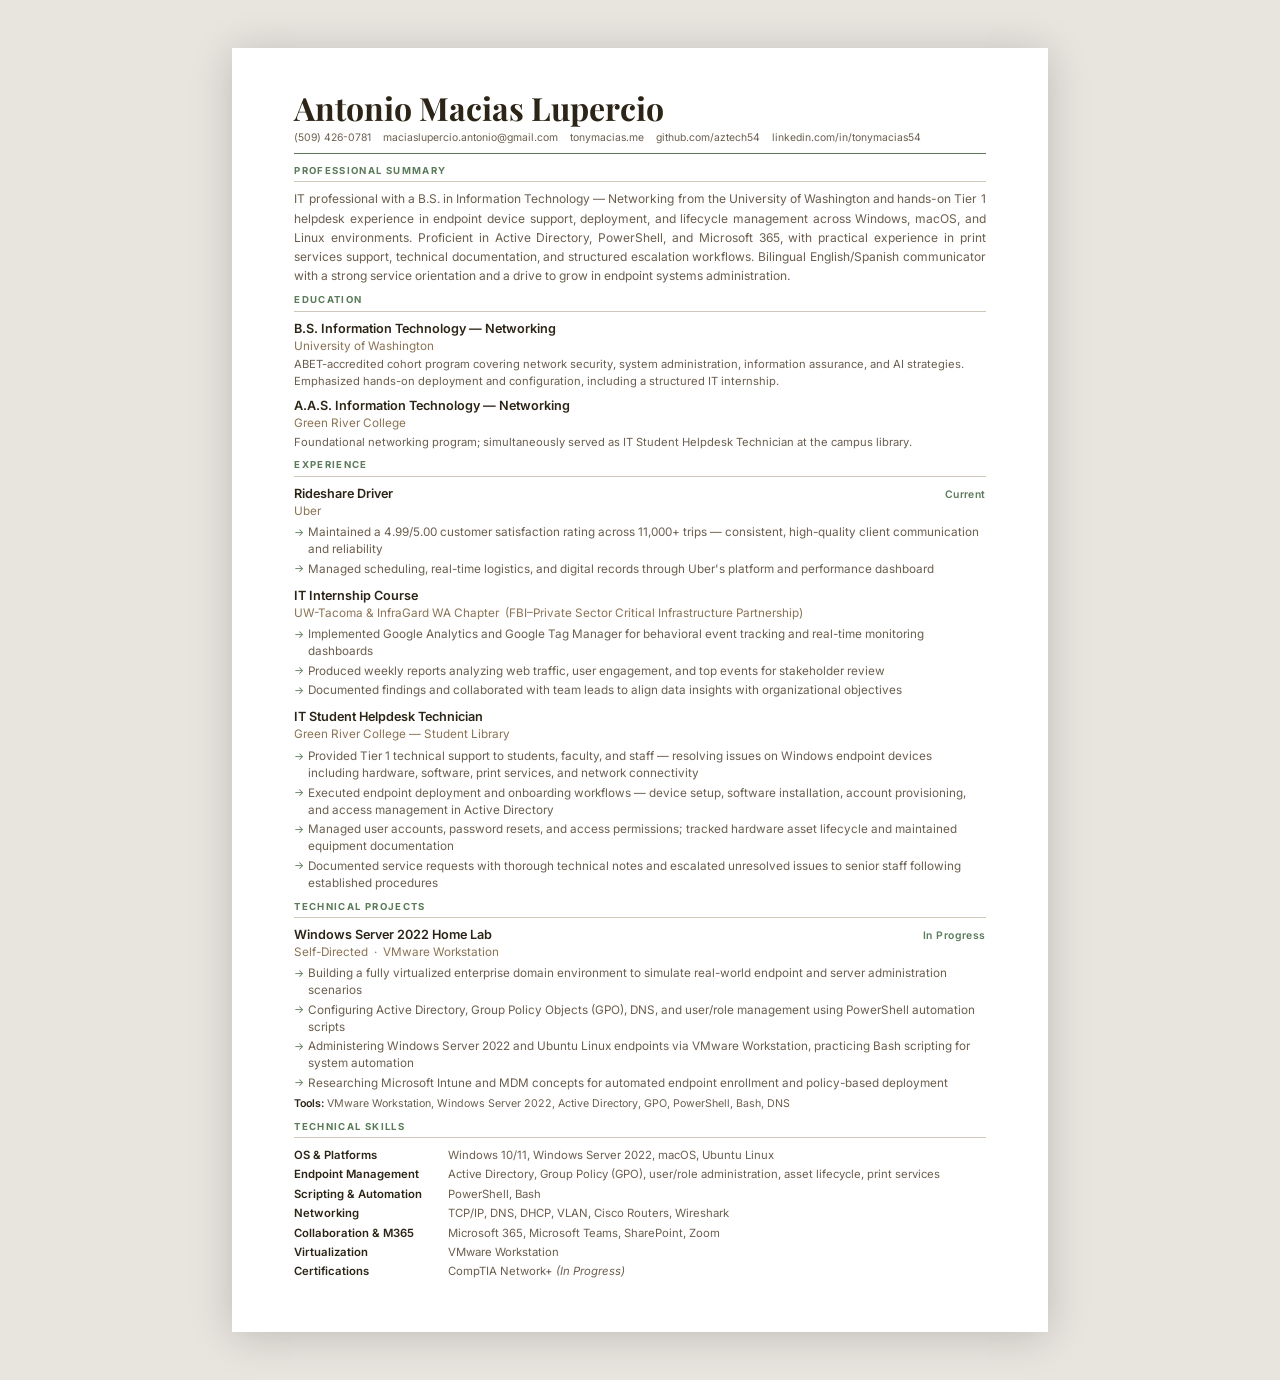
<file: resume-print.html>
<!DOCTYPE html>
<html lang="en">
<head>
  <meta charset="UTF-8" />
  <meta name="viewport" content="width=device-width, initial-scale=1.0" />
  <title>Antonio Macias Lupercio — Resume</title>
  <link rel="preconnect" href="https://fonts.googleapis.com" />
  <link rel="preconnect" href="https://fonts.gstatic.com" crossorigin />
  <link href="https://fonts.googleapis.com/css2?family=Playfair+Display:wght@700&family=Inter:wght@300;400;500;600&display=swap" rel="stylesheet" />
  <style>
    /* ---- RESET & BASE ---- */
    *, *::before, *::after { box-sizing: border-box; margin: 0; padding: 0; }

    :root {
      --green:  #5a7a5a;
      --dark:   #2c2416;
      --muted:  #6b5e4e;
      --brown:  #8b7355;
      --border: #d0c8bc;
      --bg:     #ffffff;
    }

    body {
      font-family: 'Inter', -apple-system, sans-serif;
      font-size: 9.5pt;
      color: var(--dark);
      background: #e8e4de;
      line-height: 1.5;
    }

    /* ---- SCREEN WRAPPER ---- */
    .page {
      width: 8.5in;
      min-height: 11in;
      margin: 0.5in auto;
      padding: 0.44in 0.65in 0.44in 0.65in;
      background: #fff;
      box-shadow: 0 4px 40px rgba(0,0,0,0.18);
    }

    /* ---- HEADER ---- */
    .header { margin-bottom: 0; }
    .header-name {
      font-family: 'Playfair Display', Georgia, serif;
      font-size: 24pt;
      font-weight: 700;
      color: var(--dark);
      line-height: 1.1;
      margin-bottom: 5px;
    }
    .header-contact {
      font-size: 7.8pt;
      color: var(--muted);
      display: flex;
      gap: 0;
      flex-wrap: nowrap;
      white-space: nowrap;
    }
    .header-contact span { margin-right: 12px; }
    .header-contact a { color: var(--muted); text-decoration: none; }
    .header-rule {
      border: none;
      border-top: 1.2px solid var(--green);
      margin: 7px 0 10px 0;
    }

    /* ---- SECTION ---- */
    .section { margin-bottom: 8px; }
    .section-title {
      font-size: 7.2pt;
      font-weight: 700;
      letter-spacing: 0.14em;
      text-transform: uppercase;
      color: var(--green);
      margin-bottom: 3px;
    }
    .section-rule {
      border: none;
      border-top: 0.6px solid var(--border);
      margin-bottom: 7px;
    }

    /* ---- SUMMARY ---- */
    .summary {
      font-size: 9pt;
      color: var(--muted);
      line-height: 1.6;
      text-align: justify;
    }

    /* ---- EDUCATION ---- */
    .edu-item { margin-bottom: 6px; }
    .edu-item:last-child { margin-bottom: 0; }
    .edu-title {
      font-weight: 600;
      font-size: 9.5pt;
      color: var(--dark);
    }
    .edu-school {
      font-size: 8.8pt;
      color: var(--brown);
      margin-bottom: 1px;
    }
    .edu-detail {
      font-size: 8.4pt;
      color: var(--muted);
      line-height: 1.5;
    }

    /* ---- EXPERIENCE ---- */
    .exp-item { margin-bottom: 8px; }
    .exp-item:last-child { margin-bottom: 0; }
    .exp-header {
      display: flex;
      justify-content: space-between;
      align-items: baseline;
      gap: 10px;
    }
    .exp-title {
      font-weight: 600;
      font-size: 9.5pt;
      color: var(--dark);
    }
    .exp-status {
      font-size: 7.8pt;
      color: var(--green);
      font-weight: 600;
      white-space: nowrap;
      letter-spacing: 0.04em;
    }
    .exp-company {
      font-size: 8.8pt;
      color: var(--brown);
      margin-bottom: 4px;
    }
    .exp-bullets { list-style: none; padding: 0; }
    .exp-bullets li {
      font-size: 8.8pt;
      color: var(--muted);
      padding-left: 14px;
      position: relative;
      margin-bottom: 2.5px;
      line-height: 1.45;
    }
    .exp-bullets li::before {
      content: '→';
      position: absolute;
      left: 0;
      color: var(--green);
      font-size: 8pt;
      top: 0.5px;
    }

    /* ---- PROJECTS ---- */
    .proj-item { margin-bottom: 8px; }
    .proj-item:last-child { margin-bottom: 0; }
    .proj-header {
      display: flex;
      justify-content: space-between;
      align-items: baseline;
      gap: 10px;
    }
    .proj-title {
      font-weight: 600;
      font-size: 9.5pt;
      color: var(--dark);
    }
    .proj-status {
      font-size: 7.8pt;
      font-weight: 600;
      white-space: nowrap;
      letter-spacing: 0.04em;
    }
    .proj-status--active { color: var(--green); }
    .proj-status--done   { color: var(--brown); }
    .proj-context {
      font-size: 8.8pt;
      color: var(--brown);
      margin-bottom: 4px;
    }
    .proj-bullets { list-style: none; padding: 0; }
    .proj-bullets li {
      font-size: 8.8pt;
      color: var(--muted);
      padding-left: 14px;
      position: relative;
      margin-bottom: 2.5px;
      line-height: 1.45;
    }
    .proj-bullets li::before {
      content: '→';
      position: absolute;
      left: 0;
      color: var(--green);
      font-size: 8pt;
      top: 0.5px;
    }
    .proj-tools {
      font-size: 8pt;
      color: var(--muted);
      margin-top: 4px;
    }
    .proj-tools strong {
      color: var(--dark);
      font-weight: 600;
    }

    /* ---- SKILLS (slim ATS footer) ---- */
    .skills-table {
      width: 100%;
      border-collapse: collapse;
    }
    .skills-table tr td {
      padding: 1.5px 0;
      vertical-align: top;
      line-height: 1.45;
    }
    .skills-table td:first-child {
      font-weight: 600;
      font-size: 8.5pt;
      color: var(--dark);
      width: 1.6in;
      padding-right: 10px;
      white-space: nowrap;
    }
    .skills-table td:last-child {
      font-size: 8.5pt;
      color: var(--muted);
    }

    /* ---- PRINT ---- */
    @media print {
      body { background: #fff; }
      .page {
        margin: 0;
        padding: 0.44in 0.65in;
        box-shadow: none;
        width: 100%;
        min-height: auto;
      }
      @page {
        size: letter;
        margin: 0;
      }
      a { color: var(--muted) !important; text-decoration: none !important; }
    }
  </style>
</head>
<body>
<div class="page">

  <!-- HEADER -->
  <header class="header">
    <div class="header-name">Antonio Macias Lupercio</div>
    <div class="header-contact">
      <span>(509) 426-0781</span>
      <span><a href="mailto:maciaslupercio.antonio@gmail.com">maciaslupercio.antonio@gmail.com</a></span>
      <span><a href="https://tonymacias.me">tonymacias.me</a></span>
      <span><a href="https://github.com/aztech54">github.com/aztech54</a></span>
      <span><a href="https://www.linkedin.com/in/tonymacias54">linkedin.com/in/tonymacias54</a></span>
    </div>
    <hr class="header-rule" />
  </header>

  <!-- SUMMARY -->
  <section class="section">
    <div class="section-title">Professional Summary</div>
    <hr class="section-rule" />
    <p class="summary">
      IT professional with a B.S. in Information Technology — Networking from the University of Washington and
      hands-on Tier 1 helpdesk experience in endpoint device support, deployment, and lifecycle management across
      Windows, macOS, and Linux environments. Proficient in Active Directory, PowerShell, and Microsoft 365, with
      practical experience in print services support, technical documentation, and structured escalation workflows.
      Bilingual English/Spanish communicator with a strong service orientation and a drive to grow in endpoint
      systems administration.
    </p>
  </section>

  <!-- EDUCATION -->
  <section class="section">
    <div class="section-title">Education</div>
    <hr class="section-rule" />

    <div class="edu-item">
      <div class="edu-title">B.S. Information Technology — Networking</div>
      <div class="edu-school">University of Washington</div>
      <div class="edu-detail">ABET-accredited cohort program covering network security, system administration, information assurance, and AI strategies. Emphasized hands-on deployment and configuration, including a structured IT internship.</div>
    </div>

    <div class="edu-item">
      <div class="edu-title">A.A.S. Information Technology — Networking</div>
      <div class="edu-school">Green River College</div>
      <div class="edu-detail">Foundational networking program; simultaneously served as IT Student Helpdesk Technician at the campus library.</div>
    </div>

  </section>

  <!-- EXPERIENCE -->
  <section class="section">
    <div class="section-title">Experience</div>
    <hr class="section-rule" />

    <div class="exp-item">
      <div class="exp-header">
        <div class="exp-title">Rideshare Driver</div>
        <div class="exp-status">Current</div>
      </div>
      <div class="exp-company">Uber</div>
      <ul class="exp-bullets">
        <li>Maintained a 4.99/5.00 customer satisfaction rating across 11,000+ trips — consistent, high-quality client communication and reliability</li>
        <li>Managed scheduling, real-time logistics, and digital records through Uber's platform and performance dashboard</li>
      </ul>
    </div>

    <div class="exp-item">
      <div class="exp-header">
        <div class="exp-title">IT Internship Course</div>
      </div>
      <div class="exp-company">UW-Tacoma &amp; InfraGard WA Chapter &nbsp;(FBI–Private Sector Critical Infrastructure Partnership)</div>
      <ul class="exp-bullets">
        <li>Implemented Google Analytics and Google Tag Manager for behavioral event tracking and real-time monitoring dashboards</li>
        <li>Produced weekly reports analyzing web traffic, user engagement, and top events for stakeholder review</li>
        <li>Documented findings and collaborated with team leads to align data insights with organizational objectives</li>
      </ul>
    </div>

    <div class="exp-item">
      <div class="exp-header">
        <div class="exp-title">IT Student Helpdesk Technician</div>
      </div>
      <div class="exp-company">Green River College — Student Library</div>
      <ul class="exp-bullets">
        <li>Provided Tier 1 technical support to students, faculty, and staff — resolving issues on Windows endpoint devices including hardware, software, print services, and network connectivity</li>
        <li>Executed endpoint deployment and onboarding workflows — device setup, software installation, account provisioning, and access management in Active Directory</li>
        <li>Managed user accounts, password resets, and access permissions; tracked hardware asset lifecycle and maintained equipment documentation</li>
        <li>Documented service requests with thorough technical notes and escalated unresolved issues to senior staff following established procedures</li>
      </ul>
    </div>
  </section>

  <!-- TECHNICAL PROJECTS -->
  <section class="section">
    <div class="section-title">Technical Projects</div>
    <hr class="section-rule" />

    <div class="proj-item">
      <div class="proj-header">
        <div class="proj-title">Windows Server 2022 Home Lab</div>
        <div class="proj-status proj-status--active">In Progress</div>
      </div>
      <div class="proj-context">Self-Directed &nbsp;·&nbsp; VMware Workstation</div>
      <ul class="proj-bullets">
        <li>Building a fully virtualized enterprise domain environment to simulate real-world endpoint and server administration scenarios</li>
        <li>Configuring Active Directory, Group Policy Objects (GPO), DNS, and user/role management using PowerShell automation scripts</li>
        <li>Administering Windows Server 2022 and Ubuntu Linux endpoints via VMware Workstation, practicing Bash scripting for system automation</li>
        <li>Researching Microsoft Intune and MDM concepts for automated endpoint enrollment and policy-based deployment</li>
      </ul>
      <div class="proj-tools"><strong>Tools:</strong> VMware Workstation, Windows Server 2022, Active Directory, GPO, PowerShell, Bash, DNS</div>
    </div>

  </section>

  <!-- SKILLS (ATS keywords) -->
  <section class="section">
    <div class="section-title">Technical Skills</div>
    <hr class="section-rule" />
    <table class="skills-table">
      <tr>
        <td>OS &amp; Platforms</td>
        <td>Windows 10/11, Windows Server 2022, macOS, Ubuntu Linux</td>
      </tr>
      <tr>
        <td>Endpoint Management</td>
        <td>Active Directory, Group Policy (GPO), user/role administration, asset lifecycle, print services</td>
      </tr>
      <tr>
        <td>Scripting &amp; Automation</td>
        <td>PowerShell, Bash</td>
      </tr>
      <tr>
        <td>Networking</td>
        <td>TCP/IP, DNS, DHCP, VLAN, Cisco Routers, Wireshark</td>
      </tr>
      <tr>
        <td>Collaboration &amp; M365</td>
        <td>Microsoft 365, Microsoft Teams, SharePoint, Zoom</td>
      </tr>
      <tr>
        <td>Virtualization</td>
        <td>VMware Workstation</td>
      </tr>
      <tr>
        <td>Certifications</td>
        <td>CompTIA Network+ <em>(In Progress)</em></td>
      </tr>
    </table>
  </section>

</div>
</body>
</html>
</file>
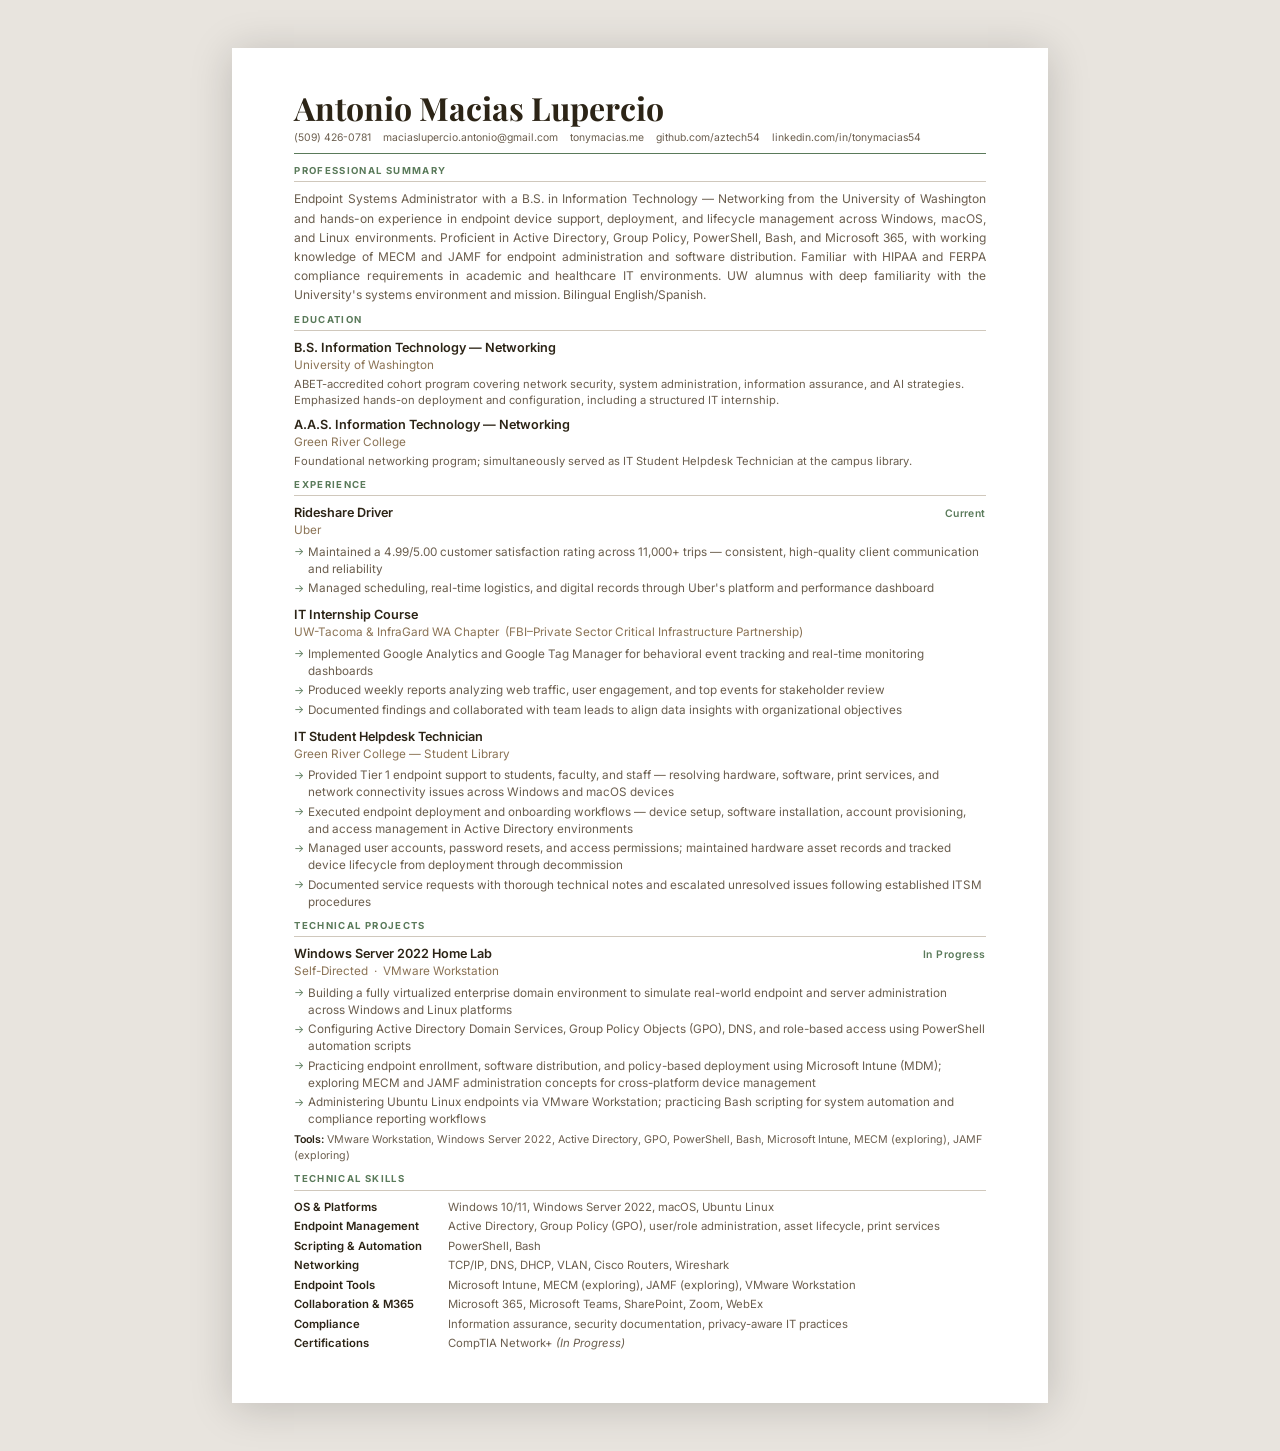
<file: resume-uw-pediatrics.html>
<!DOCTYPE html>
<html lang="en">
<head>
  <meta charset="UTF-8" />
  <meta name="viewport" content="width=device-width, initial-scale=1.0" />
  <title>Antonio Macias Lupercio — Endpoint Systems Administrator</title>
  <link rel="preconnect" href="https://fonts.googleapis.com" />
  <link rel="preconnect" href="https://fonts.gstatic.com" crossorigin />
  <link href="https://fonts.googleapis.com/css2?family=Playfair+Display:wght@700&family=Inter:wght@300;400;500;600&display=swap" rel="stylesheet" />
  <style>
    /* ---- RESET & BASE ---- */
    *, *::before, *::after { box-sizing: border-box; margin: 0; padding: 0; }

    :root {
      --green:  #5a7a5a;
      --dark:   #2c2416;
      --muted:  #6b5e4e;
      --brown:  #8b7355;
      --border: #d0c8bc;
      --bg:     #ffffff;
    }

    body {
      font-family: 'Inter', -apple-system, sans-serif;
      font-size: 9.5pt;
      color: var(--dark);
      background: #e8e4de;
      line-height: 1.5;
    }

    /* ---- SCREEN WRAPPER ---- */
    .page {
      width: 8.5in;
      min-height: 11in;
      margin: 0.5in auto;
      padding: 0.44in 0.65in 0.44in 0.65in;
      background: #fff;
      box-shadow: 0 4px 40px rgba(0,0,0,0.18);
    }

    /* ---- HEADER ---- */
    .header { margin-bottom: 0; }
    .header-name {
      font-family: 'Playfair Display', Georgia, serif;
      font-size: 24pt;
      font-weight: 700;
      color: var(--dark);
      line-height: 1.1;
      margin-bottom: 5px;
    }
    .header-contact {
      font-size: 7.8pt;
      color: var(--muted);
      display: flex;
      gap: 0;
      flex-wrap: nowrap;
      white-space: nowrap;
    }
    .header-contact span { margin-right: 12px; }
    .header-contact a { color: var(--muted); text-decoration: none; }
    .header-rule {
      border: none;
      border-top: 1.2px solid var(--green);
      margin: 7px 0 10px 0;
    }

    /* ---- SECTION ---- */
    .section { margin-bottom: 8px; }
    .section-title {
      font-size: 7.2pt;
      font-weight: 700;
      letter-spacing: 0.14em;
      text-transform: uppercase;
      color: var(--green);
      margin-bottom: 3px;
    }
    .section-rule {
      border: none;
      border-top: 0.6px solid var(--border);
      margin-bottom: 7px;
    }

    /* ---- SUMMARY ---- */
    .summary {
      font-size: 9pt;
      color: var(--muted);
      line-height: 1.6;
      text-align: justify;
    }

    /* ---- EDUCATION ---- */
    .edu-item { margin-bottom: 6px; }
    .edu-item:last-child { margin-bottom: 0; }
    .edu-title {
      font-weight: 600;
      font-size: 9.5pt;
      color: var(--dark);
    }
    .edu-school {
      font-size: 8.8pt;
      color: var(--brown);
      margin-bottom: 1px;
    }
    .edu-detail {
      font-size: 8.4pt;
      color: var(--muted);
      line-height: 1.5;
    }

    /* ---- EXPERIENCE ---- */
    .exp-item { margin-bottom: 8px; }
    .exp-item:last-child { margin-bottom: 0; }
    .exp-header {
      display: flex;
      justify-content: space-between;
      align-items: baseline;
      gap: 10px;
    }
    .exp-title {
      font-weight: 600;
      font-size: 9.5pt;
      color: var(--dark);
    }
    .exp-status {
      font-size: 7.8pt;
      color: var(--green);
      font-weight: 600;
      white-space: nowrap;
      letter-spacing: 0.04em;
    }
    .exp-company {
      font-size: 8.8pt;
      color: var(--brown);
      margin-bottom: 4px;
    }
    .exp-bullets { list-style: none; padding: 0; }
    .exp-bullets li {
      font-size: 8.8pt;
      color: var(--muted);
      padding-left: 14px;
      position: relative;
      margin-bottom: 2.5px;
      line-height: 1.45;
    }
    .exp-bullets li::before {
      content: '→';
      position: absolute;
      left: 0;
      color: var(--green);
      font-size: 8pt;
      top: 0.5px;
    }

    /* ---- PROJECTS ---- */
    .proj-item { margin-bottom: 8px; }
    .proj-item:last-child { margin-bottom: 0; }
    .proj-header {
      display: flex;
      justify-content: space-between;
      align-items: baseline;
      gap: 10px;
    }
    .proj-title {
      font-weight: 600;
      font-size: 9.5pt;
      color: var(--dark);
    }
    .proj-status {
      font-size: 7.8pt;
      font-weight: 600;
      white-space: nowrap;
      letter-spacing: 0.04em;
    }
    .proj-status--active { color: var(--green); }
    .proj-status--done   { color: var(--brown); }
    .proj-context {
      font-size: 8.8pt;
      color: var(--brown);
      margin-bottom: 4px;
    }
    .proj-bullets { list-style: none; padding: 0; }
    .proj-bullets li {
      font-size: 8.8pt;
      color: var(--muted);
      padding-left: 14px;
      position: relative;
      margin-bottom: 2.5px;
      line-height: 1.45;
    }
    .proj-bullets li::before {
      content: '→';
      position: absolute;
      left: 0;
      color: var(--green);
      font-size: 8pt;
      top: 0.5px;
    }
    .proj-tools {
      font-size: 8pt;
      color: var(--muted);
      margin-top: 4px;
    }
    .proj-tools strong {
      color: var(--dark);
      font-weight: 600;
    }

    /* ---- SKILLS (slim ATS footer) ---- */
    .skills-table {
      width: 100%;
      border-collapse: collapse;
    }
    .skills-table tr td {
      padding: 1.5px 0;
      vertical-align: top;
      line-height: 1.45;
    }
    .skills-table td:first-child {
      font-weight: 600;
      font-size: 8.5pt;
      color: var(--dark);
      width: 1.6in;
      padding-right: 10px;
      white-space: nowrap;
    }
    .skills-table td:last-child {
      font-size: 8.5pt;
      color: var(--muted);
    }

    /* ---- PRINT ---- */
    @media print {
      body { background: #fff; }
      .page {
        margin: 0;
        padding: 0.44in 0.65in;
        box-shadow: none;
        width: 100%;
        min-height: auto;
      }
      @page {
        size: letter;
        margin: 0;
      }
      a { color: var(--muted) !important; text-decoration: none !important; }
    }
  </style>
</head>
<body>
<div class="page">

  <!-- HEADER -->
  <header class="header">
    <div class="header-name">Antonio Macias Lupercio</div>
    <div class="header-contact">
      <span>(509) 426-0781</span>
      <span><a href="mailto:maciaslupercio.antonio@gmail.com">maciaslupercio.antonio@gmail.com</a></span>
      <span><a href="https://tonymacias.me">tonymacias.me</a></span>
      <span><a href="https://github.com/aztech54">github.com/aztech54</a></span>
      <span><a href="https://www.linkedin.com/in/tonymacias54">linkedin.com/in/tonymacias54</a></span>
    </div>
    <hr class="header-rule" />
  </header>

  <!-- SUMMARY -->
  <section class="section">
    <div class="section-title">Professional Summary</div>
    <hr class="section-rule" />
    <p class="summary">
      Endpoint Systems Administrator with a B.S. in Information Technology — Networking from the University of Washington
      and hands-on experience in endpoint device support, deployment, and lifecycle management across Windows, macOS, and
      Linux environments. Proficient in Active Directory, Group Policy, PowerShell, Bash, and Microsoft 365, with working
      knowledge of MECM and JAMF for endpoint administration and software distribution. Familiar with HIPAA and FERPA
      compliance requirements in academic and healthcare IT environments. UW alumnus with deep familiarity with the
      University's systems environment and mission. Bilingual English/Spanish.
    </p>
  </section>

  <!-- EDUCATION -->
  <section class="section">
    <div class="section-title">Education</div>
    <hr class="section-rule" />

    <div class="edu-item">
      <div class="edu-title">B.S. Information Technology — Networking</div>
      <div class="edu-school">University of Washington</div>
      <div class="edu-detail">ABET-accredited cohort program covering network security, system administration, information assurance, and AI strategies. Emphasized hands-on deployment and configuration, including a structured IT internship.</div>
    </div>

    <div class="edu-item">
      <div class="edu-title">A.A.S. Information Technology — Networking</div>
      <div class="edu-school">Green River College</div>
      <div class="edu-detail">Foundational networking program; simultaneously served as IT Student Helpdesk Technician at the campus library.</div>
    </div>

  </section>

  <!-- EXPERIENCE -->
  <section class="section">
    <div class="section-title">Experience</div>
    <hr class="section-rule" />

    <div class="exp-item">
      <div class="exp-header">
        <div class="exp-title">Rideshare Driver</div>
        <div class="exp-status">Current</div>
      </div>
      <div class="exp-company">Uber</div>
      <ul class="exp-bullets">
        <li>Maintained a 4.99/5.00 customer satisfaction rating across 11,000+ trips — consistent, high-quality client communication and reliability</li>
        <li>Managed scheduling, real-time logistics, and digital records through Uber's platform and performance dashboard</li>
      </ul>
    </div>

    <div class="exp-item">
      <div class="exp-header">
        <div class="exp-title">IT Internship Course</div>
      </div>
      <div class="exp-company">UW-Tacoma &amp; InfraGard WA Chapter &nbsp;(FBI–Private Sector Critical Infrastructure Partnership)</div>
      <ul class="exp-bullets">
        <li>Implemented Google Analytics and Google Tag Manager for behavioral event tracking and real-time monitoring dashboards</li>
        <li>Produced weekly reports analyzing web traffic, user engagement, and top events for stakeholder review</li>
        <li>Documented findings and collaborated with team leads to align data insights with organizational objectives</li>
      </ul>
    </div>

    <div class="exp-item">
      <div class="exp-header">
        <div class="exp-title">IT Student Helpdesk Technician</div>
      </div>
      <div class="exp-company">Green River College — Student Library</div>
      <ul class="exp-bullets">
        <li>Provided Tier 1 endpoint support to students, faculty, and staff — resolving hardware, software, print services, and network connectivity issues across Windows and macOS devices</li>
        <li>Executed endpoint deployment and onboarding workflows — device setup, software installation, account provisioning, and access management in Active Directory environments</li>
        <li>Managed user accounts, password resets, and access permissions; maintained hardware asset records and tracked device lifecycle from deployment through decommission</li>
        <li>Documented service requests with thorough technical notes and escalated unresolved issues following established ITSM procedures</li>
      </ul>
    </div>
  </section>

  <!-- TECHNICAL PROJECTS -->
  <section class="section">
    <div class="section-title">Technical Projects</div>
    <hr class="section-rule" />

    <div class="proj-item">
      <div class="proj-header">
        <div class="proj-title">Windows Server 2022 Home Lab</div>
        <div class="proj-status proj-status--active">In Progress</div>
      </div>
      <div class="proj-context">Self-Directed &nbsp;·&nbsp; VMware Workstation</div>
      <ul class="proj-bullets">
        <li>Building a fully virtualized enterprise domain environment to simulate real-world endpoint and server administration across Windows and Linux platforms</li>
        <li>Configuring Active Directory Domain Services, Group Policy Objects (GPO), DNS, and role-based access using PowerShell automation scripts</li>
        <li>Practicing endpoint enrollment, software distribution, and policy-based deployment using Microsoft Intune (MDM); exploring MECM and JAMF administration concepts for cross-platform device management</li>
        <li>Administering Ubuntu Linux endpoints via VMware Workstation; practicing Bash scripting for system automation and compliance reporting workflows</li>
      </ul>
      <div class="proj-tools"><strong>Tools:</strong> VMware Workstation, Windows Server 2022, Active Directory, GPO, PowerShell, Bash, Microsoft Intune, MECM (exploring), JAMF (exploring)</div>
    </div>

  </section>

  <!-- SKILLS (ATS keywords) -->
  <section class="section">
    <div class="section-title">Technical Skills</div>
    <hr class="section-rule" />
    <table class="skills-table">
      <tr>
        <td>OS &amp; Platforms</td>
        <td>Windows 10/11, Windows Server 2022, macOS, Ubuntu Linux</td>
      </tr>
      <tr>
        <td>Endpoint Management</td>
        <td>Active Directory, Group Policy (GPO), user/role administration, asset lifecycle, print services</td>
      </tr>
      <tr>
        <td>Scripting &amp; Automation</td>
        <td>PowerShell, Bash</td>
      </tr>
      <tr>
        <td>Networking</td>
        <td>TCP/IP, DNS, DHCP, VLAN, Cisco Routers, Wireshark</td>
      </tr>
      <tr>
        <td>Endpoint Tools</td>
        <td>Microsoft Intune, MECM (exploring), JAMF (exploring), VMware Workstation</td>
      </tr>
      <tr>
        <td>Collaboration &amp; M365</td>
        <td>Microsoft 365, Microsoft Teams, SharePoint, Zoom, WebEx</td>
      </tr>
      <tr>
        <td>Compliance</td>
        <td>Information assurance, security documentation, privacy-aware IT practices</td>
      </tr>
      <tr>
        <td>Certifications</td>
        <td>CompTIA Network+ <em>(In Progress)</em></td>
      </tr>
    </table>
  </section>

</div>
</body>
</html>
</file>
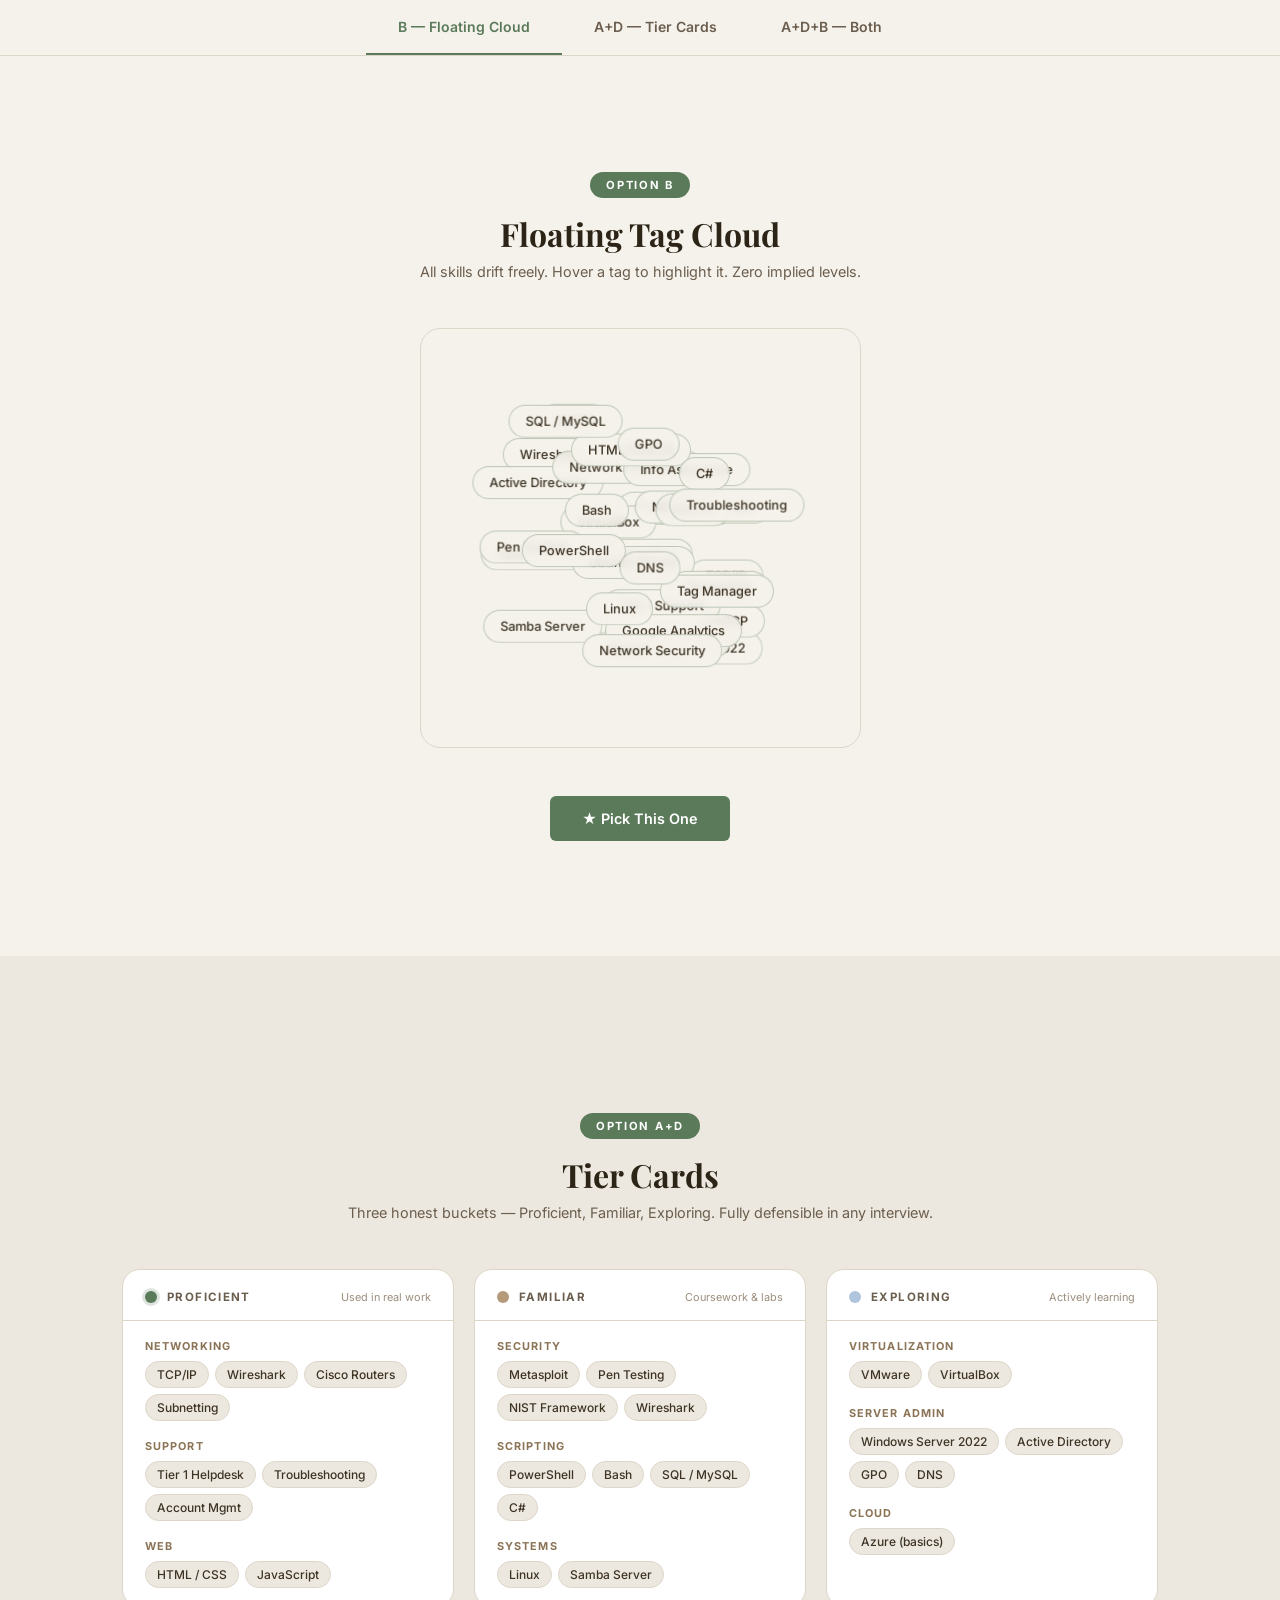
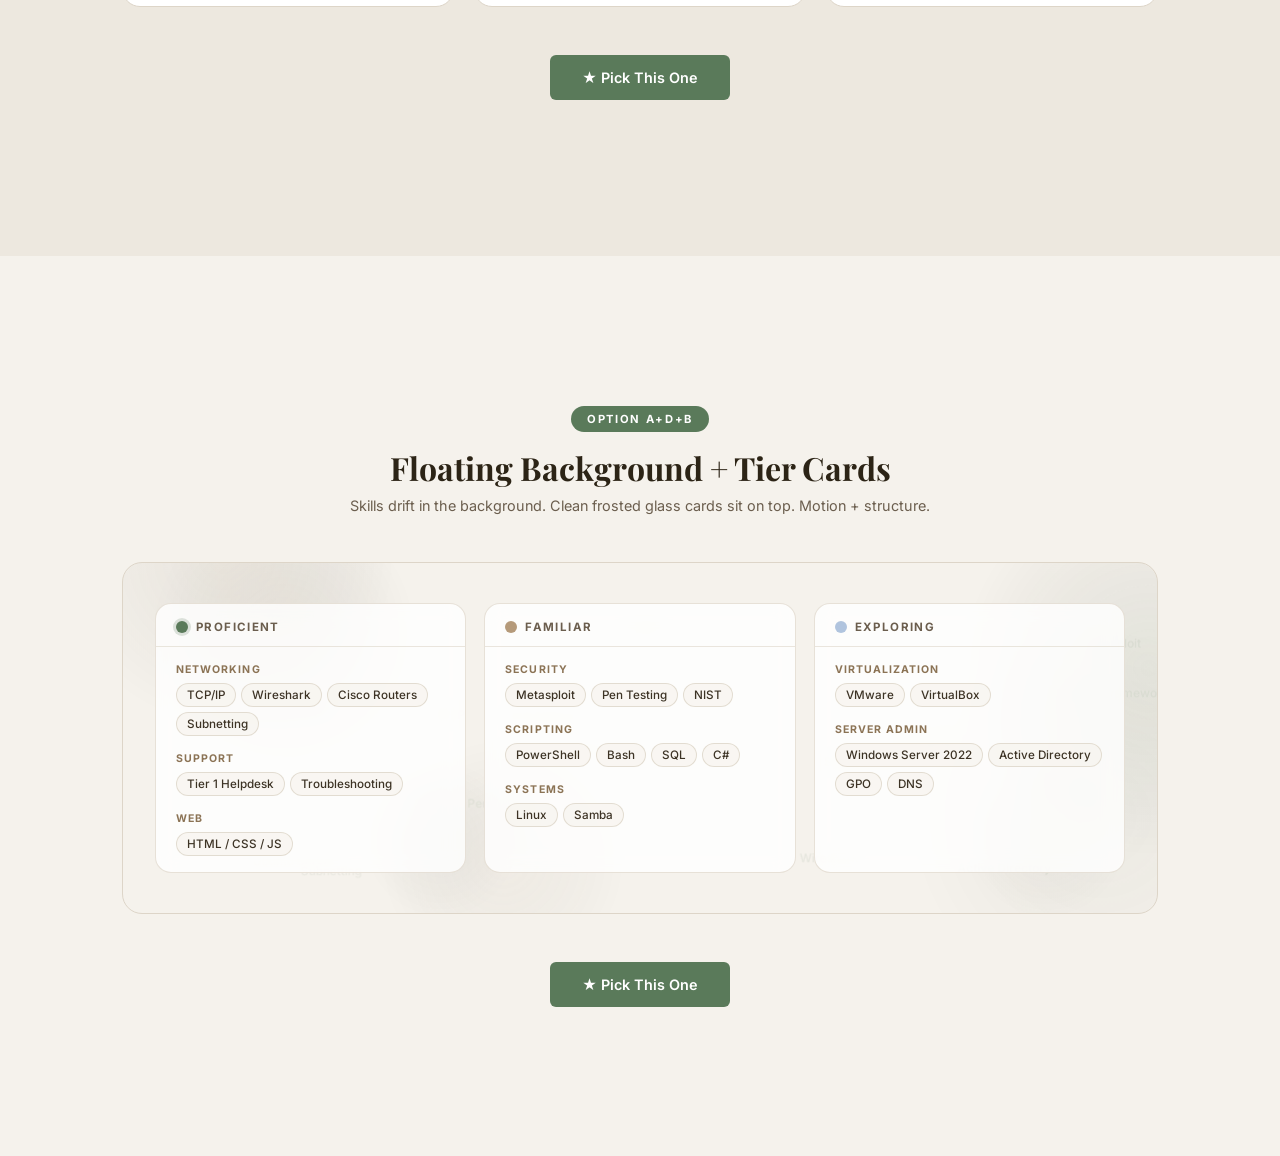
<file: skills-preview.html>
<!DOCTYPE html>
<html lang="en">
<head>
  <meta charset="UTF-8" />
  <meta name="viewport" content="width=device-width, initial-scale=1.0" />
  <title>Skills Section — Preview All 3 Options</title>
  <link rel="preconnect" href="https://fonts.googleapis.com" />
  <link rel="preconnect" href="https://fonts.gstatic.com" crossorigin />
  <link href="https://fonts.googleapis.com/css2?family=Playfair+Display:wght@400;700&family=Inter:wght@300;400;500;600&display=swap" rel="stylesheet" />
  <style>
    :root {
      --bg-primary:       #f5f2ec;
      --bg-secondary:     #ede8df;
      --color-dark:       #2c2416;
      --color-dark-soft:  #3d3325;
      --color-green:      #5a7a5a;
      --color-green-light:#93b893;
      --color-brown:      #8b7355;
      --color-brown-light:#b59a7a;
      --color-muted:      #6b5e4e;
      --color-muted-light:#9c8e7e;
      --color-border:     #ddd5c8;
      --font-heading: 'Playfair Display', Georgia, serif;
      --font-body:    'Inter', sans-serif;
      --radius-sm: 6px;
      --radius-md: 14px;
    }
    *, *::before, *::after { box-sizing: border-box; margin: 0; padding: 0; }
    html { scroll-behavior: smooth; }
    body { font-family: var(--font-body); background: var(--bg-primary); color: var(--color-dark); }

    /* ---- NAV TABS ---- */
    .tab-bar {
      position: sticky;
      top: 0;
      z-index: 100;
      background: rgba(245,242,236,0.95);
      backdrop-filter: blur(12px);
      border-bottom: 1px solid var(--color-border);
      display: flex;
      justify-content: center;
      gap: 0;
      padding: 0 2rem;
    }
    .tab {
      padding: 18px 32px;
      font-size: 0.875rem;
      font-weight: 600;
      color: var(--color-muted);
      cursor: pointer;
      border-bottom: 2.5px solid transparent;
      transition: all 0.25s ease;
      text-decoration: none;
    }
    .tab:hover { color: var(--color-dark); }
    .tab.active { color: var(--color-green); border-bottom-color: var(--color-green); }

    /* ---- SHARED SECTION STYLES ---- */
    .demo-section {
      padding: 80px 0;
      min-height: 100vh;
      display: flex;
      flex-direction: column;
      justify-content: center;
    }
    .demo-section:nth-child(odd) { background: var(--bg-secondary); }
    .container { max-width: 1100px; margin: 0 auto; padding: 0 2rem; }

    .option-label {
      text-align: center;
      margin-bottom: 48px;
    }
    .option-badge {
      display: inline-block;
      background: var(--color-green);
      color: white;
      font-size: 0.7rem;
      font-weight: 700;
      letter-spacing: 0.15em;
      text-transform: uppercase;
      padding: 6px 16px;
      border-radius: 100px;
      margin-bottom: 14px;
    }
    .option-title {
      font-family: var(--font-heading);
      font-size: 2rem;
      font-weight: 700;
      color: var(--color-dark);
      margin-bottom: 8px;
    }
    .option-desc {
      font-size: 0.9rem;
      color: var(--color-muted);
    }

    /* ================================================
       OPTION B — FLOATING TAG CLOUD
       ================================================ */
    .skill-cloud-wrap {
      position: relative;
      width: 100%;
      height: 420px;
      border-radius: 20px;
      overflow: hidden;
      background: var(--bg-primary);
      border: 1px solid var(--color-border);
    }
    .skill-cloud-wrap canvas {
      position: absolute;
      inset: 0;
      width: 100%;
      height: 100%;
    }
    .skill-tag {
      position: absolute;
      padding: 8px 16px;
      background: rgba(245, 242, 236, 0.85);
      border: 1.5px solid rgba(90, 122, 90, 0.35);
      border-radius: 100px;
      font-size: 0.8rem;
      font-weight: 500;
      color: var(--color-dark-soft);
      white-space: nowrap;
      cursor: default;
      user-select: none;
      transition: background 0.3s, border-color 0.3s, color 0.3s, box-shadow 0.3s, transform 0.3s;
      backdrop-filter: blur(4px);
    }
    .skill-tag:hover {
      background: var(--color-green);
      border-color: var(--color-green);
      color: white;
      box-shadow: 0 4px 20px rgba(90, 122, 90, 0.35);
      transform: scale(1.08);
      z-index: 10;
    }

    /* ================================================
       OPTION A+D — THREE TIER CARDS
       ================================================ */
    .tier-grid {
      display: grid;
      grid-template-columns: repeat(3, 1fr);
      gap: 20px;
    }
    .tier-card {
      background: white;
      border: 1px solid var(--color-border);
      border-radius: 18px;
      overflow: hidden;
      transition: box-shadow 0.3s, transform 0.3s;
    }
    .tier-card:hover { box-shadow: 0 8px 32px rgba(44,36,22,0.12); transform: translateY(-4px); }

    .tier-header {
      padding: 20px 22px 16px;
      border-bottom: 1px solid var(--color-border);
      display: flex;
      align-items: center;
      gap: 10px;
    }
    .tier-dot {
      width: 12px;
      height: 12px;
      border-radius: 50%;
      flex-shrink: 0;
    }
    .tier-dot--proficient { background: var(--color-green); box-shadow: 0 0 0 3px rgba(90,122,90,0.2); }
    .tier-dot--familiar   { background: var(--color-brown-light); }
    .tier-dot--exploring  { background: #b0c4de; }

    .tier-label {
      font-size: 0.72rem;
      font-weight: 700;
      letter-spacing: 0.12em;
      text-transform: uppercase;
      color: var(--color-muted);
    }
    .tier-sublabel {
      font-size: 0.68rem;
      color: var(--color-muted-light);
      margin-left: auto;
    }

    .tier-body { padding: 18px 22px; }
    .tier-category { margin-bottom: 18px; }
    .tier-category:last-child { margin-bottom: 0; }
    .tier-cat-label {
      font-size: 0.68rem;
      font-weight: 700;
      letter-spacing: 0.1em;
      text-transform: uppercase;
      color: var(--color-brown);
      margin-bottom: 8px;
    }
    .tier-pills { display: flex; flex-wrap: wrap; gap: 6px; }
    .tier-pill {
      font-size: 0.75rem;
      font-weight: 500;
      padding: 5px 11px;
      border-radius: 100px;
      border: 1px solid var(--color-border);
      background: var(--bg-secondary);
      color: var(--color-dark-soft);
      transition: all 0.2s;
    }
    .tier-pill:hover { border-color: var(--color-green); color: var(--color-green); }

    /* ================================================
       OPTION A+D+B — FLOATING BACKGROUND + TIER CARDS
       ================================================ */
    .combo-wrap {
      position: relative;
      border-radius: 20px;
      overflow: hidden;
      border: 1px solid var(--color-border);
      padding: 40px 32px;
    }
    .combo-canvas-bg {
      position: absolute;
      inset: 0;
      width: 100%;
      height: 100%;
    }
    .combo-grid {
      position: relative;
      z-index: 2;
      display: grid;
      grid-template-columns: repeat(3, 1fr);
      gap: 18px;
    }
    .combo-card {
      background: rgba(255,255,255,0.82);
      backdrop-filter: blur(10px);
      border: 1px solid rgba(221,213,200,0.7);
      border-radius: 16px;
      overflow: hidden;
      transition: box-shadow 0.3s, transform 0.3s;
    }
    .combo-card:hover { box-shadow: 0 8px 32px rgba(44,36,22,0.14); transform: translateY(-4px); }
    .combo-header {
      padding: 16px 20px 12px;
      border-bottom: 1px solid rgba(221,213,200,0.6);
      display: flex;
      align-items: center;
      gap: 8px;
    }
    .combo-body { padding: 16px 20px; }
    .combo-category { margin-bottom: 16px; }
    .combo-category:last-child { margin-bottom: 0; }
    .combo-cat-label {
      font-size: 0.66rem;
      font-weight: 700;
      letter-spacing: 0.1em;
      text-transform: uppercase;
      color: var(--color-brown);
      margin-bottom: 7px;
    }
    .combo-pills { display: flex; flex-wrap: wrap; gap: 5px; }
    .combo-pill {
      font-size: 0.73rem;
      font-weight: 500;
      padding: 4px 10px;
      border-radius: 100px;
      border: 1px solid rgba(221,213,200,0.8);
      background: rgba(245,242,236,0.6);
      color: var(--color-dark-soft);
      transition: all 0.2s;
    }
    .combo-pill:hover { border-color: var(--color-green); color: var(--color-green); }

    /* ---- PICK BUTTON ---- */
    .pick-wrap { text-align: center; margin-top: 48px; }
    .pick-btn {
      display: inline-flex;
      align-items: center;
      gap: 8px;
      padding: 14px 32px;
      background: var(--color-green);
      color: white;
      border: none;
      border-radius: var(--radius-sm);
      font-size: 0.9rem;
      font-weight: 600;
      cursor: pointer;
      font-family: var(--font-body);
      transition: all 0.25s;
    }
    .pick-btn:hover { background: var(--color-dark); transform: translateY(-2px); box-shadow: 0 4px 16px rgba(44,36,22,0.2); }
  </style>
</head>
<body>

  <!-- TAB BAR -->
  <div class="tab-bar">
    <a href="#optionB"  class="tab active">B — Floating Cloud</a>
    <a href="#optionAD" class="tab">A+D — Tier Cards</a>
    <a href="#optionADB" class="tab">A+D+B — Both</a>
  </div>

  <!-- ================================================
       OPTION B — FLOATING TAG CLOUD
       ================================================ -->
  <section class="demo-section" id="optionB">
    <div class="container">
      <div class="option-label">
        <div class="option-badge">Option B</div>
        <h2 class="option-title">Floating Tag Cloud</h2>
        <p class="option-desc">All skills drift freely. Hover a tag to highlight it. Zero implied levels.</p>
      </div>
      <div class="skill-cloud-wrap" id="cloudWrapB">
        <!-- Tags injected by JS -->
      </div>
      <div class="pick-wrap">
        <button class="pick-btn" onclick="alert('Option B selected! Go tell Claude.')">★ Pick This One</button>
      </div>
    </div>
  </section>

  <!-- ================================================
       OPTION A+D — THREE TIER CARDS
       ================================================ -->
  <section class="demo-section" id="optionAD">
    <div class="container">
      <div class="option-label">
        <div class="option-badge">Option A+D</div>
        <h2 class="option-title">Tier Cards</h2>
        <p class="option-desc">Three honest buckets — Proficient, Familiar, Exploring. Fully defensible in any interview.</p>
      </div>
      <div class="tier-grid">

        <!-- PROFICIENT -->
        <div class="tier-card">
          <div class="tier-header">
            <div class="tier-dot tier-dot--proficient"></div>
            <span class="tier-label">Proficient</span>
            <span class="tier-sublabel">Used in real work</span>
          </div>
          <div class="tier-body">
            <div class="tier-category">
              <div class="tier-cat-label">Networking</div>
              <div class="tier-pills">
                <span class="tier-pill">TCP/IP</span>
                <span class="tier-pill">Wireshark</span>
                <span class="tier-pill">Cisco Routers</span>
                <span class="tier-pill">Subnetting</span>
              </div>
            </div>
            <div class="tier-category">
              <div class="tier-cat-label">Support</div>
              <div class="tier-pills">
                <span class="tier-pill">Tier 1 Helpdesk</span>
                <span class="tier-pill">Troubleshooting</span>
                <span class="tier-pill">Account Mgmt</span>
              </div>
            </div>
            <div class="tier-category">
              <div class="tier-cat-label">Web</div>
              <div class="tier-pills">
                <span class="tier-pill">HTML / CSS</span>
                <span class="tier-pill">JavaScript</span>
              </div>
            </div>
          </div>
        </div>

        <!-- FAMILIAR -->
        <div class="tier-card">
          <div class="tier-header">
            <div class="tier-dot tier-dot--familiar"></div>
            <span class="tier-label">Familiar</span>
            <span class="tier-sublabel">Coursework &amp; labs</span>
          </div>
          <div class="tier-body">
            <div class="tier-category">
              <div class="tier-cat-label">Security</div>
              <div class="tier-pills">
                <span class="tier-pill">Metasploit</span>
                <span class="tier-pill">Pen Testing</span>
                <span class="tier-pill">NIST Framework</span>
                <span class="tier-pill">Wireshark</span>
              </div>
            </div>
            <div class="tier-category">
              <div class="tier-cat-label">Scripting</div>
              <div class="tier-pills">
                <span class="tier-pill">PowerShell</span>
                <span class="tier-pill">Bash</span>
                <span class="tier-pill">SQL / MySQL</span>
                <span class="tier-pill">C#</span>
              </div>
            </div>
            <div class="tier-category">
              <div class="tier-cat-label">Systems</div>
              <div class="tier-pills">
                <span class="tier-pill">Linux</span>
                <span class="tier-pill">Samba Server</span>
              </div>
            </div>
          </div>
        </div>

        <!-- EXPLORING -->
        <div class="tier-card">
          <div class="tier-header">
            <div class="tier-dot tier-dot--exploring"></div>
            <span class="tier-label">Exploring</span>
            <span class="tier-sublabel">Actively learning</span>
          </div>
          <div class="tier-body">
            <div class="tier-category">
              <div class="tier-cat-label">Virtualization</div>
              <div class="tier-pills">
                <span class="tier-pill">VMware</span>
                <span class="tier-pill">VirtualBox</span>
              </div>
            </div>
            <div class="tier-category">
              <div class="tier-cat-label">Server Admin</div>
              <div class="tier-pills">
                <span class="tier-pill">Windows Server 2022</span>
                <span class="tier-pill">Active Directory</span>
                <span class="tier-pill">GPO</span>
                <span class="tier-pill">DNS</span>
              </div>
            </div>
            <div class="tier-category">
              <div class="tier-cat-label">Cloud</div>
              <div class="tier-pills">
                <span class="tier-pill">Azure (basics)</span>
              </div>
            </div>
          </div>
        </div>

      </div>
      <div class="pick-wrap">
        <button class="pick-btn" onclick="alert('Option A+D selected! Go tell Claude.')">★ Pick This One</button>
      </div>
    </div>
  </section>

  <!-- ================================================
       OPTION A+D+B — FLOATING BG + TIER CARDS
       ================================================ -->
  <section class="demo-section" id="optionADB">
    <div class="container">
      <div class="option-label">
        <div class="option-badge">Option A+D+B</div>
        <h2 class="option-title">Floating Background + Tier Cards</h2>
        <p class="option-desc">Skills drift in the background. Clean frosted glass cards sit on top. Motion + structure.</p>
      </div>
      <div class="combo-wrap" id="comboWrap">
        <canvas class="combo-canvas-bg" id="comboBg"></canvas>
        <div class="combo-grid">

          <div class="combo-card">
            <div class="combo-header">
              <div class="tier-dot tier-dot--proficient"></div>
              <span class="tier-label">Proficient</span>
            </div>
            <div class="combo-body">
              <div class="combo-category">
                <div class="combo-cat-label">Networking</div>
                <div class="combo-pills">
                  <span class="combo-pill">TCP/IP</span>
                  <span class="combo-pill">Wireshark</span>
                  <span class="combo-pill">Cisco Routers</span>
                  <span class="combo-pill">Subnetting</span>
                </div>
              </div>
              <div class="combo-category">
                <div class="combo-cat-label">Support</div>
                <div class="combo-pills">
                  <span class="combo-pill">Tier 1 Helpdesk</span>
                  <span class="combo-pill">Troubleshooting</span>
                </div>
              </div>
              <div class="combo-category">
                <div class="combo-cat-label">Web</div>
                <div class="combo-pills">
                  <span class="combo-pill">HTML / CSS / JS</span>
                </div>
              </div>
            </div>
          </div>

          <div class="combo-card">
            <div class="combo-header">
              <div class="tier-dot tier-dot--familiar"></div>
              <span class="tier-label">Familiar</span>
            </div>
            <div class="combo-body">
              <div class="combo-category">
                <div class="combo-cat-label">Security</div>
                <div class="combo-pills">
                  <span class="combo-pill">Metasploit</span>
                  <span class="combo-pill">Pen Testing</span>
                  <span class="combo-pill">NIST</span>
                </div>
              </div>
              <div class="combo-category">
                <div class="combo-cat-label">Scripting</div>
                <div class="combo-pills">
                  <span class="combo-pill">PowerShell</span>
                  <span class="combo-pill">Bash</span>
                  <span class="combo-pill">SQL</span>
                  <span class="combo-pill">C#</span>
                </div>
              </div>
              <div class="combo-category">
                <div class="combo-cat-label">Systems</div>
                <div class="combo-pills">
                  <span class="combo-pill">Linux</span>
                  <span class="combo-pill">Samba</span>
                </div>
              </div>
            </div>
          </div>

          <div class="combo-card">
            <div class="combo-header">
              <div class="tier-dot tier-dot--exploring"></div>
              <span class="tier-label">Exploring</span>
            </div>
            <div class="combo-body">
              <div class="combo-category">
                <div class="combo-cat-label">Virtualization</div>
                <div class="combo-pills">
                  <span class="combo-pill">VMware</span>
                  <span class="combo-pill">VirtualBox</span>
                </div>
              </div>
              <div class="combo-category">
                <div class="combo-cat-label">Server Admin</div>
                <div class="combo-pills">
                  <span class="combo-pill">Windows Server 2022</span>
                  <span class="combo-pill">Active Directory</span>
                  <span class="combo-pill">GPO</span>
                  <span class="combo-pill">DNS</span>
                </div>
              </div>
            </div>
          </div>

        </div>
      </div>
      <div class="pick-wrap">
        <button class="pick-btn" onclick="alert('Option A+D+B selected! Go tell Claude.')">★ Pick This One</button>
      </div>
    </div>
  </section>

<script>
'use strict';

const SKILLS = [
  'Cisco Routers','TCP/IP','VLAN','Subnetting','Wireshark','Packet Tracer',
  'Active Directory','Windows Server 2022','Ubuntu Server','Samba Server',
  'VMware','VirtualBox','Metasploit','Pen Testing','Network Forensics',
  'NIST Framework','Info Assurance','PowerShell','Bash','HTML/CSS/JS',
  'C#','SQL / MySQL','PuTTY','WinSCP','Tier 1 Support','Troubleshooting',
  'Google Analytics','Tag Manager','Linux','Network Security','DNS','GPO',
];

/* ---- OPTION B: Floating DOM tags ---- */
function initCloudB() {
  const wrap = document.getElementById('cloudWrapB');
  if (!wrap) return;

  const tags = SKILLS.map(skill => {
    const el = document.createElement('span');
    el.className = 'skill-tag';
    el.textContent = skill;
    wrap.appendChild(el);
    return el;
  });

  // Wait one frame to get element sizes
  requestAnimationFrame(() => {
    const W = wrap.offsetWidth;
    const H = wrap.offsetHeight;
    const PAD = 50;

    const nodes = tags.map(el => {
      const tw = el.offsetWidth;
      const th = el.offsetHeight;
      const x = PAD + Math.random() * (W - tw - PAD * 2);
      const y = PAD + Math.random() * (H - th - PAD * 2);
      el.style.left = x + 'px';
      el.style.top  = y + 'px';
      return {
        el, tw, th,
        baseX: x, baseY: y,
        px: Math.random() * Math.PI * 2,
        py: Math.random() * Math.PI * 2,
        spd: 0.00025 + Math.random() * 0.00025,
        amp: 6 + Math.random() * 10,
      };
    });

    function tick(ts) {
      nodes.forEach(n => {
        const ox = Math.sin(ts * n.spd + n.px) * n.amp;
        const oy = Math.cos(ts * n.spd + n.py) * n.amp;
        n.el.style.transform = `translate(${ox}px,${oy}px)`;
      });
      requestAnimationFrame(tick);
    }
    requestAnimationFrame(tick);
  });
}

/* ---- OPTION A+D+B: Canvas orbs behind cards ---- */
function initComboBg() {
  const canvas = document.getElementById('comboBg');
  const wrap   = document.getElementById('comboWrap');
  if (!canvas || !wrap) return;

  const ctx = canvas.getContext('2d');

  function resize() {
    canvas.width  = wrap.offsetWidth;
    canvas.height = wrap.offsetHeight;
  }
  resize();
  window.addEventListener('resize', resize);

  const palette = [
    'rgba(90,122,90,0.10)','rgba(109,143,109,0.07)',
    'rgba(139,115,85,0.08)','rgba(181,154,122,0.06)',
    'rgba(90,122,90,0.05)',
  ];

  const orbs = Array.from({length: 7}, () => ({
    x:   Math.random() * canvas.width,
    y:   Math.random() * canvas.height,
    r:   60 + Math.random() * 140,
    dx:  (Math.random() - 0.5) * 0.25,
    dy:  (Math.random() - 0.5) * 0.25,
    color: palette[Math.floor(Math.random() * palette.length)],
    ph: Math.random() * Math.PI * 2,
    fr: 0.0003 + Math.random() * 0.0002,
    amp: 5 + Math.random() * 8,
  }));

  // Also scatter floating text tags on canvas
  const textTags = SKILLS.slice(0, 18).map(s => ({
    text: s,
    x: 30 + Math.random() * (canvas.width - 60),
    y: 30 + Math.random() * (canvas.height - 60),
    ph: Math.random() * Math.PI * 2,
    spd: 0.0002 + Math.random() * 0.0002,
    amp: 4 + Math.random() * 7,
    alpha: 0.06 + Math.random() * 0.08,
  }));

  function draw(ts) {
    ctx.clearRect(0, 0, canvas.width, canvas.height);

    // Draw orbs
    orbs.forEach(o => {
      const ox = o.x + Math.sin(ts * o.fr + o.ph) * o.amp;
      const oy = o.y + Math.cos(ts * o.fr + o.ph) * o.amp;
      const g = ctx.createRadialGradient(ox, oy, 0, ox, oy, o.r);
      g.addColorStop(0, o.color);
      g.addColorStop(1, 'rgba(0,0,0,0)');
      ctx.beginPath();
      ctx.arc(ox, oy, o.r, 0, Math.PI * 2);
      ctx.fillStyle = g;
      ctx.fill();
      o.x += o.dx; o.y += o.dy;
      if (o.x < -o.r) o.x = canvas.width + o.r;
      if (o.x > canvas.width + o.r) o.x = -o.r;
      if (o.y < -o.r) o.y = canvas.height + o.r;
      if (o.y > canvas.height + o.r) o.y = -o.r;
    });

    // Draw floating text tags
    ctx.font = '500 12px Inter, sans-serif';
    textTags.forEach(t => {
      const ox = Math.sin(ts * t.spd + t.ph) * t.amp;
      const oy = Math.cos(ts * t.spd + t.ph) * t.amp;
      ctx.globalAlpha = t.alpha;
      ctx.fillStyle = '#5a7a5a';
      ctx.fillText(t.text, t.x + ox, t.y + oy);
    });
    ctx.globalAlpha = 1;

    requestAnimationFrame(draw);
  }
  requestAnimationFrame(draw);
}

/* ---- Active tab highlight on scroll ---- */
const tabs = document.querySelectorAll('.tab');
const sections = document.querySelectorAll('.demo-section');
const io = new IntersectionObserver(entries => {
  entries.forEach(e => {
    if (e.isIntersecting) {
      const id = e.target.id;
      tabs.forEach(t => t.classList.toggle('active', t.getAttribute('href') === '#' + id));
    }
  });
}, { threshold: 0.4 });
sections.forEach(s => io.observe(s));

/* ---- INIT ---- */
document.addEventListener('DOMContentLoaded', () => {
  initCloudB();
  initComboBg();
});
</script>
</body>
</html>
</file>
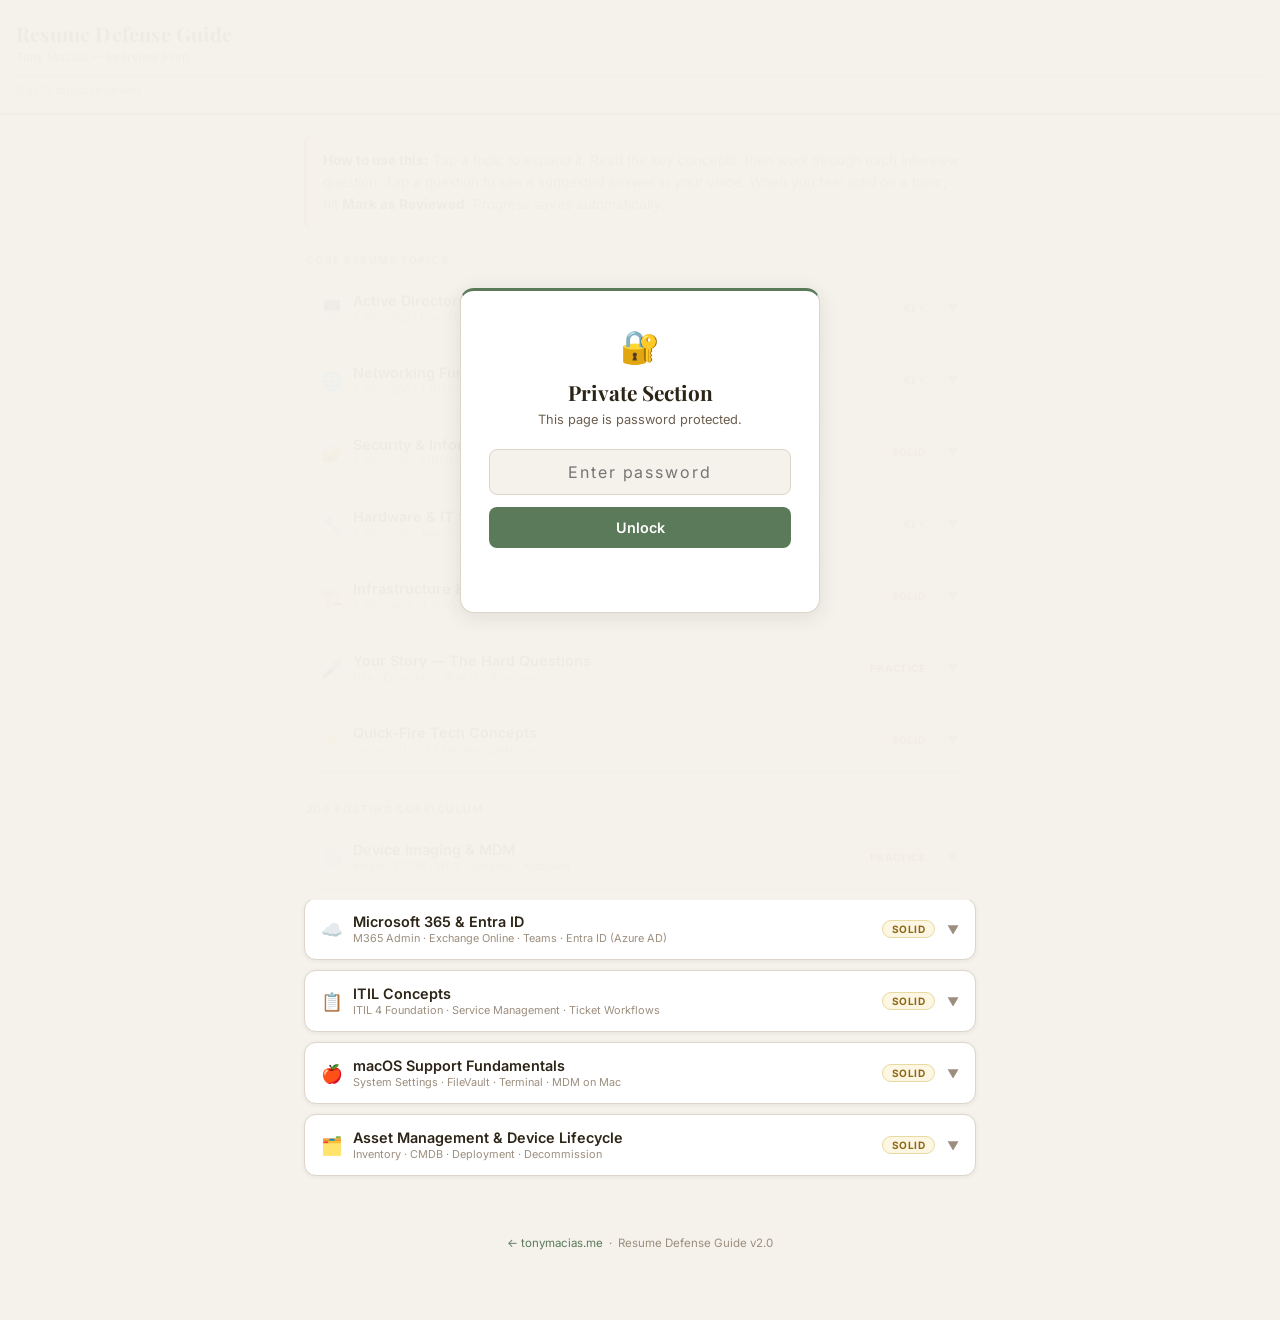
<file: study.html>
<!DOCTYPE html>
<html lang="en">
<head>
  <meta charset="UTF-8" />
  <meta name="viewport" content="width=device-width, initial-scale=1.0" />
  <title>Resume Defense Guide — Tony Macias</title>
  <link href="https://fonts.googleapis.com/css2?family=Playfair+Display:wght@400;500;700&family=Inter:wght@300;400;500;600;700&display=swap" rel="stylesheet" />
  <style>
    *, *::before, *::after { box-sizing: border-box; margin: 0; padding: 0; }

    :root {
      --bg:         #f5f2ec;
      --bg-alt:     #ede8df;
      --surface:    #ffffff;
      --border:     #ddd5c8;
      --green:      #5a7a5a;
      --green-mid:  #6d8f6d;
      --green-light:#93b893;
      --green-dim:  #eef3ee;
      --brown:      #8b7355;
      --dark:       #2c2416;
      --muted:      #6b5e4e;
      --muted-light:#9c8e7e;
      --yellow:     #8b6914;
      --yellow-bg:  #fdf6e3;
      --red:        #8b2e2e;
      --red-bg:     #fdf0f0;
      --shadow-sm:  0 1px 4px rgba(44,36,22,0.07);
      --shadow-md:  0 4px 20px rgba(44,36,22,0.10);
    }

    body {
      font-family: 'Inter', -apple-system, sans-serif;
      background: var(--bg);
      color: var(--dark);
      min-height: 100vh;
      padding: 0 0 60px;
    }

    /* ── Password Gate ── */
    #gate {
      position: fixed;
      inset: 0;
      background: rgba(245,242,236,0.97);
      z-index: 9999;
      display: flex;
      flex-direction: column;
      align-items: center;
      justify-content: center;
      padding: 24px;
    }

    #gate .gate-box {
      background: var(--surface);
      border: 1px solid var(--border);
      border-top: 3px solid var(--green);
      border-radius: 14px;
      padding: 36px 28px;
      width: 100%;
      max-width: 360px;
      text-align: center;
      box-shadow: var(--shadow-md);
    }

    #gate .gate-icon { font-size: 2rem; margin-bottom: 12px; }

    #gate h2 {
      font-family: 'Playfair Display', Georgia, serif;
      font-size: 1.3rem;
      font-weight: 700;
      color: var(--dark);
      margin-bottom: 6px;
    }

    #gate p {
      font-size: 0.8rem;
      color: var(--muted);
      margin-bottom: 22px;
    }

    #gate input {
      width: 100%;
      background: var(--bg);
      border: 1.5px solid var(--border);
      border-radius: 8px;
      color: var(--dark);
      font-family: 'Inter', sans-serif;
      font-size: 1rem;
      padding: 12px 14px;
      text-align: center;
      letter-spacing: 0.12em;
      outline: none;
      margin-bottom: 12px;
      transition: border-color 0.2s;
    }

    #gate input:focus { border-color: var(--green); }
    #gate input.error { border-color: var(--red); animation: shake 0.3s ease; }

    @keyframes shake {
      0%,100% { transform: translateX(0); }
      25% { transform: translateX(-6px); }
      75% { transform: translateX(6px); }
    }

    #gate button {
      width: 100%;
      background: var(--green);
      border: none;
      border-radius: 8px;
      color: #fff;
      font-family: 'Inter', sans-serif;
      font-size: 0.9rem;
      font-weight: 600;
      padding: 12px;
      cursor: pointer;
      transition: background 0.2s;
    }

    #gate button:hover { background: #4a6a4a; }
    #gate button:active { background: #3d5a3d; }

    #gate .gate-error {
      font-size: 0.75rem;
      color: var(--red);
      margin-top: 10px;
      min-height: 18px;
    }

    #gate.hidden { display: none; }

    /* ── Header ── */
    header {
      background: var(--surface);
      border-bottom: 2px solid var(--green);
      padding: 20px 16px 16px;
      position: sticky;
      top: 0;
      z-index: 100;
      box-shadow: var(--shadow-sm);
    }

    header h1 {
      font-family: 'Playfair Display', Georgia, serif;
      font-size: 1.25rem;
      font-weight: 700;
      color: var(--dark);
      letter-spacing: 0.01em;
    }

    header p {
      font-size: 0.75rem;
      color: var(--muted);
      margin-top: 2px;
    }

    .progress-bar {
      margin-top: 10px;
      background: var(--border);
      border-radius: 6px;
      height: 5px;
      overflow: hidden;
    }

    .progress-fill {
      height: 100%;
      background: var(--green);
      width: 0%;
      transition: width 0.4s ease;
      border-radius: 6px;
    }

    .progress-label {
      font-size: 0.7rem;
      color: var(--muted-light);
      margin-top: 4px;
    }

    /* ── Main ── */
    main {
      max-width: 700px;
      margin: 0 auto;
      padding: 20px 14px;
    }

    .intro {
      background: var(--yellow-bg);
      border: 1px solid #e8d9a0;
      border-left: 3px solid #c9a84c;
      border-radius: 8px;
      padding: 14px 16px;
      margin-bottom: 20px;
      font-size: 0.85rem;
      color: var(--muted);
      line-height: 1.6;
    }

    .intro strong { color: var(--dark); }

    .section-label {
      font-size: 0.65rem;
      font-weight: 700;
      letter-spacing: 0.14em;
      text-transform: uppercase;
      color: var(--green);
      margin: 24px 0 10px;
      padding-left: 2px;
    }

    /* ── Topic Cards ── */
    .topic {
      background: var(--surface);
      border: 1px solid var(--border);
      border-radius: 12px;
      margin-bottom: 10px;
      overflow: hidden;
      box-shadow: var(--shadow-sm);
    }

    .topic-header {
      display: flex;
      align-items: center;
      justify-content: space-between;
      padding: 14px 16px;
      cursor: pointer;
      user-select: none;
      gap: 12px;
    }

    .topic-header:hover { background: var(--bg); }
    .topic-header:active { background: var(--bg-alt); }

    .topic-left {
      display: flex;
      align-items: center;
      gap: 10px;
      flex: 1;
      min-width: 0;
    }

    .topic-icon { font-size: 1.1rem; flex-shrink: 0; }

    .topic-title {
      font-size: 0.9rem;
      font-weight: 600;
      color: var(--dark);
    }

    .topic-source {
      font-size: 0.68rem;
      color: var(--muted-light);
      margin-top: 1px;
    }

    .topic-badge {
      font-size: 0.63rem;
      font-weight: 700;
      padding: 2px 9px;
      border-radius: 20px;
      flex-shrink: 0;
      letter-spacing: 0.04em;
    }

    .badge-green  { background: var(--green-dim); color: var(--green); border: 1px solid #c2d9c2; }
    .badge-yellow { background: var(--yellow-bg); color: var(--yellow); border: 1px solid #e8d9a0; }
    .badge-red    { background: var(--red-bg);    color: var(--red);    border: 1px solid #f0c8c8; }

    .chevron {
      font-size: 0.75rem;
      color: var(--muted-light);
      transition: transform 0.25s ease;
      flex-shrink: 0;
    }

    .topic.open .chevron { transform: rotate(180deg); }

    .topic-body {
      display: none;
      padding: 0 16px 16px;
      border-top: 1px solid var(--border);
      background: var(--bg);
    }

    .topic.open .topic-body { display: block; }

    /* ── Key Concepts ── */
    .key-concepts { margin-top: 14px; }

    .key-concepts h4 {
      font-size: 0.67rem;
      font-weight: 700;
      letter-spacing: 0.12em;
      text-transform: uppercase;
      color: var(--green);
      margin-bottom: 8px;
    }

    .concept-list {
      display: flex;
      flex-wrap: wrap;
      gap: 6px;
      margin-bottom: 14px;
    }

    .concept-tag {
      background: var(--green-dim);
      border: 1px solid #c2d9c2;
      color: var(--green);
      font-size: 0.72rem;
      padding: 3px 10px;
      border-radius: 20px;
    }

    /* ── Q&A ── */
    .qa-block { margin-top: 4px; }

    .qa-item {
      border: 1px solid var(--border);
      border-radius: 8px;
      margin-bottom: 8px;
      overflow: hidden;
      background: var(--surface);
    }

    .qa-question {
      padding: 10px 14px;
      font-size: 0.82rem;
      font-weight: 600;
      color: var(--brown);
      cursor: pointer;
      display: flex;
      justify-content: space-between;
      align-items: center;
      gap: 8px;
      user-select: none;
    }

    .qa-question:hover { background: #fdf8f2; }

    .qa-chevron {
      font-size: 0.68rem;
      color: var(--muted-light);
      transition: transform 0.2s;
      flex-shrink: 0;
    }

    .qa-item.open .qa-chevron { transform: rotate(180deg); }

    .qa-answer {
      display: none;
      padding: 12px 14px 14px;
      border-top: 1px solid var(--border);
      font-size: 0.83rem;
      line-height: 1.7;
      color: var(--dark);
      background: var(--bg);
    }

    .qa-item.open .qa-answer { display: block; }

    .qa-answer .tip {
      margin-top: 10px;
      padding: 9px 12px;
      background: var(--green-dim);
      border-left: 2.5px solid var(--green);
      border-radius: 4px;
      font-size: 0.76rem;
      color: var(--muted);
    }

    .qa-answer .tip strong { color: var(--green); }

    /* ── Mark Reviewed ── */
    .mark-btn {
      display: block;
      width: 100%;
      margin-top: 14px;
      padding: 10px;
      background: transparent;
      border: 1.5px solid var(--border);
      border-radius: 8px;
      color: var(--muted-light);
      font-size: 0.78rem;
      font-family: 'Inter', sans-serif;
      cursor: pointer;
      transition: all 0.2s;
    }

    .mark-btn:hover { border-color: var(--green); color: var(--green); }
    .mark-btn:active { transform: scale(0.98); }
    .mark-btn.done {
      background: var(--green-dim);
      border-color: var(--green-light);
      color: var(--green);
    }

    /* ── Footer ── */
    footer {
      text-align: center;
      padding: 30px 16px 10px;
      font-size: 0.72rem;
      color: var(--muted-light);
    }

    footer a { color: var(--green); text-decoration: none; }
    footer a:hover { text-decoration: underline; }
  </style>
</head>
<body>

<!-- Password Gate -->
<div id="gate">
  <div class="gate-box">
    <div class="gate-icon">🔐</div>
    <h2>Private Section</h2>
    <p>This page is password protected.</p>
    <input type="password" id="gateInput" placeholder="Enter password" autocomplete="off" />
    <button onclick="checkPassword()">Unlock</button>
    <div class="gate-error" id="gateError"></div>
  </div>
</div>

<header>
  <h1>Resume Defense Guide</h1>
  <p>Tony Macias — Interview Prep</p>
  <div class="progress-bar">
    <div class="progress-fill" id="progressFill"></div>
  </div>
  <div class="progress-label" id="progressLabel">0 of 12 topics reviewed</div>
</header>

<main>

  <div class="intro">
    <strong>How to use this:</strong> Tap a topic to expand it. Read the key concepts, then work through each interview question. Tap a question to see a suggested answer in your voice. When you feel solid on a topic, hit <strong>Mark as Reviewed</strong>. Progress saves automatically.
  </div>

  <div class="section-label">Core Resume Topics</div>

  <!-- TOPIC 1: Active Directory & Windows Server -->
  <div class="topic" id="topic-ad">
    <div class="topic-header" onclick="toggleTopic('ad')">
      <div class="topic-left">
        <span class="topic-icon">🖥️</span>
        <div>
          <div class="topic-title">Active Directory & Windows Server</div>
          <div class="topic-source">T INFO 452 · Home Lab (Windows Server 2022)</div>
        </div>
      </div>
      <span class="topic-badge badge-green" id="badge-ad">KEY</span>
      <span class="chevron">▼</span>
    </div>
    <div class="topic-body">
      <div class="key-concepts">
        <h4>Key Concepts</h4>
        <div class="concept-list">
          <span class="concept-tag">Domain Controller</span>
          <span class="concept-tag">AD DS</span>
          <span class="concept-tag">Users & Groups</span>
          <span class="concept-tag">Group Policy (GPO)</span>
          <span class="concept-tag">DNS</span>
          <span class="concept-tag">DHCP</span>
          <span class="concept-tag">OU Structure</span>
          <span class="concept-tag">Authentication</span>
          <span class="concept-tag">Backup & Restore</span>
        </div>
      </div>
      <div class="qa-block">
        <div class="qa-item">
          <div class="qa-question" onclick="toggleQA(this)">
            "Tell me about your experience with Active Directory." <span class="qa-chevron">▼</span>
          </div>
          <div class="qa-answer">
            "I took Windows System Administration at UW-Tacoma where we covered AD from the ground up — setting up domain controllers, managing users and groups, applying Group Policy. After graduating I wanted to keep those skills sharp so I built a home lab running Windows Server 2022. I've got a domain set up, configured DNS and DHCP, created OUs to organize users, and practiced applying GPOs to push settings across machines. It's basically a scaled-down version of what you'd see in a real environment."
            <div class="tip"><strong>Tip:</strong> If they follow up with "what GPOs have you applied?" — mention things like password policies, desktop wallpaper enforcement, or disabling USB ports. Simple but realistic.</div>
          </div>
        </div>
        <div class="qa-item">
          <div class="qa-question" onclick="toggleQA(this)">
            "What's the difference between a user account and a computer account in AD?" <span class="qa-chevron">▼</span>
          </div>
          <div class="qa-answer">
            "A user account represents a person who logs in — it has credentials, group memberships, and gets Group Policy applied based on where it sits in the OU structure. A computer account represents a machine that's joined to the domain. It authenticates to the domain separately, and you can also apply GPOs to computer accounts to control things at the machine level regardless of who logs in."
            <div class="tip"><strong>Tip:</strong> Good follow-up to know — computer GPOs apply at startup, user GPOs apply at login.</div>
          </div>
        </div>
        <div class="qa-item">
          <div class="qa-question" onclick="toggleQA(this)">
            "Walk me through how you'd reset a locked user account." <span class="qa-chevron">▼</span>
          </div>
          <div class="qa-answer">
            "In Active Directory Users and Computers, I'd find the user, right-click, and go to Properties. Under the Account tab there's an 'Unlock account' checkbox if it's locked. I'd also reset the password there if needed and make sure 'User must change password at next logon' is checked so they set their own. Then I'd check the event logs to see what caused the lockout — could be a service running with old credentials or a phone still trying the old password."
            <div class="tip"><strong>Tip:</strong> Mentioning the event log investigation shows you think beyond just fixing the symptom.</div>
          </div>
        </div>
        <div class="qa-item">
          <div class="qa-question" onclick="toggleQA(this)">
            "What is a Group Policy Object and why would you use one?" <span class="qa-chevron">▼</span>
          </div>
          <div class="qa-answer">
            "A GPO is basically a set of rules you push from the domain controller to users or computers. Instead of configuring each machine individually you define the policy once and it applies automatically. Common uses are enforcing password complexity, mapping network drives, controlling screensaver lock times, or restricting what users can access. It's a huge time saver in any environment with more than a handful of machines."
          </div>
        </div>
      </div>
      <button class="mark-btn" id="mark-ad" onclick="markReviewed('ad')">✓ Mark as Reviewed</button>
    </div>
  </div>

  <!-- TOPIC 2: Networking -->
  <div class="topic" id="topic-net">
    <div class="topic-header" onclick="toggleTopic('net')">
      <div class="topic-left">
        <span class="topic-icon">🌐</span>
        <div>
          <div class="topic-title">Networking Fundamentals</div>
          <div class="topic-source">T INFO 250 · T INFO 441 · T INFO 463</div>
        </div>
      </div>
      <span class="topic-badge badge-green" id="badge-net">KEY</span>
      <span class="chevron">▼</span>
    </div>
    <div class="topic-body">
      <div class="key-concepts">
        <h4>Key Concepts</h4>
        <div class="concept-list">
          <span class="concept-tag">OSI Model</span>
          <span class="concept-tag">TCP/IP</span>
          <span class="concept-tag">IP Addressing</span>
          <span class="concept-tag">Subnetting</span>
          <span class="concept-tag">DNS</span>
          <span class="concept-tag">DHCP</span>
          <span class="concept-tag">Routing</span>
          <span class="concept-tag">Switching</span>
          <span class="concept-tag">Firewalls</span>
          <span class="concept-tag">VLANs</span>
        </div>
      </div>
      <div class="qa-block">
        <div class="qa-item">
          <div class="qa-question" onclick="toggleQA(this)">
            "Can you walk me through the OSI model?" <span class="qa-chevron">▼</span>
          </div>
          <div class="qa-answer">
            "Sure — it's a 7-layer framework for how network communication works. Bottom up: Physical (cables, signals), Data Link (MAC addresses, switches), Network (IP addresses, routing), Transport (TCP/UDP, ports), Session (managing connections), Presentation (encryption, data formatting), Application (what the user interacts with — HTTP, DNS, FTP). In practice when you're troubleshooting you usually work bottom-up — is it a cable issue, is it getting an IP, can it reach the gateway, can it resolve DNS."
            <div class="tip"><strong>Memory trick:</strong> "Please Do Not Throw Sausage Pizza Away" — Physical, Data Link, Network, Transport, Session, Presentation, Application.</div>
          </div>
        </div>
        <div class="qa-item">
          <div class="qa-question" onclick="toggleQA(this)">
            "What's the difference between TCP and UDP?" <span class="qa-chevron">▼</span>
          </div>
          <div class="qa-answer">
            "TCP is connection-oriented — it does a handshake, guarantees delivery, and retransmits if packets are lost. Good for anything where data integrity matters, like file transfers or web pages. UDP is connectionless — it just fires packets and doesn't check if they arrived. Much faster, used for things like streaming video, gaming, or DNS lookups where a little loss is acceptable but speed matters."
          </div>
        </div>
        <div class="qa-item">
          <div class="qa-question" onclick="toggleQA(this)">
            "What is subnetting and why does it matter?" <span class="qa-chevron">▼</span>
          </div>
          <div class="qa-answer">
            "Subnetting is dividing a network into smaller logical segments. It matters for a few reasons — security (you can isolate departments so accounting can't talk directly to engineering without going through a firewall), performance (smaller broadcast domains means less noise), and efficient use of IP addresses. A subnet mask tells devices which part of an IP address is the network and which part identifies the host."
          </div>
        </div>
        <div class="qa-item">
          <div class="qa-question" onclick="toggleQA(this)">
            "What does DNS do and what happens when it fails?" <span class="qa-chevron">▼</span>
          </div>
          <div class="qa-answer">
            "DNS translates domain names to IP addresses. Without it you'd have to memorize IP addresses for every website or server. When it fails, users typically can't reach anything by name — browsers say 'site can't be reached' — but if you ping the IP directly it still works. That's usually the tell. Troubleshooting steps: check if the DNS server is reachable, try nslookup to test resolution, check if the DNS service is running on the server."
          </div>
        </div>
      </div>
      <button class="mark-btn" id="mark-net" onclick="markReviewed('net')">✓ Mark as Reviewed</button>
    </div>
  </div>

  <!-- TOPIC 3: Security & Info Assurance -->
  <div class="topic" id="topic-sec">
    <div class="topic-header" onclick="toggleTopic('sec')">
      <div class="topic-left">
        <span class="topic-icon">🔐</span>
        <div>
          <div class="topic-title">Security & Information Assurance</div>
          <div class="topic-source">T INFO 310 · T INFO 441 · T INFO 442 · T INFO 461 · InfraGard Internship</div>
        </div>
      </div>
      <span class="topic-badge badge-yellow" id="badge-sec">SOLID</span>
      <span class="chevron">▼</span>
    </div>
    <div class="topic-body">
      <div class="key-concepts">
        <h4>Key Concepts</h4>
        <div class="concept-list">
          <span class="concept-tag">CIA Triad</span>
          <span class="concept-tag">Authentication</span>
          <span class="concept-tag">Authorization</span>
          <span class="concept-tag">Encryption</span>
          <span class="concept-tag">Firewalls</span>
          <span class="concept-tag">Least Privilege</span>
          <span class="concept-tag">Threat Modeling</span>
          <span class="concept-tag">Social Engineering</span>
          <span class="concept-tag">MFA</span>
        </div>
      </div>
      <div class="qa-block">
        <div class="qa-item">
          <div class="qa-question" onclick="toggleQA(this)">
            "What is the CIA triad?" <span class="qa-chevron">▼</span>
          </div>
          <div class="qa-answer">
            "Confidentiality, Integrity, and Availability — the three core goals of information security. Confidentiality means only authorized people can access data. Integrity means data hasn't been tampered with. Availability means systems are up and accessible when needed. Most security decisions come back to balancing these three — sometimes you tighten confidentiality in a way that impacts availability, and you have to weigh that tradeoff."
          </div>
        </div>
        <div class="qa-item">
          <div class="qa-question" onclick="toggleQA(this)">
            "Tell me about your InfraGard internship." <span class="qa-chevron">▼</span>
          </div>
          <div class="qa-answer">
            "InfraGard is an FBI public-private partnership focused on infrastructure protection. The internship was part of a structured two-quarter academic program through UW-Tacoma. I got exposure to how public and private sector organizations collaborate on security threats, critical infrastructure protection, and information sharing. It reinforced the organizational side of security — not just the technical controls but the policies and communication structures around them."
            <div class="tip"><strong>Tip:</strong> If they ask for specifics, keep it general — "structured academic program, exposure to threat intelligence sharing, infrastructure security frameworks." You don't need to overshare details.</div>
          </div>
        </div>
        <div class="qa-item">
          <div class="qa-question" onclick="toggleQA(this)">
            "What is least privilege and why is it important?" <span class="qa-chevron">▼</span>
          </div>
          <div class="qa-answer">
            "Least privilege means users and systems only get the access they absolutely need to do their job — nothing more. It limits the blast radius if an account gets compromised. If a standard user account gets phished, the attacker only has that user's permissions. If that same user had admin rights, you've got a much bigger problem. It's a foundational principle — in AD you'd apply it by not making regular users local admins and using separate admin accounts for elevated tasks."
          </div>
        </div>
      </div>
      <button class="mark-btn" id="mark-sec" onclick="markReviewed('sec')">✓ Mark as Reviewed</button>
    </div>
  </div>

  <!-- TOPIC 4: Hardware & IT Support -->
  <div class="topic" id="topic-hw">
    <div class="topic-header" onclick="toggleTopic('hw')">
      <div class="topic-left">
        <span class="topic-icon">🔧</span>
        <div>
          <div class="topic-title">Hardware & IT Support</div>
          <div class="topic-source">T INFO 320 · Helpdesk Experience · Sleeper PC Build</div>
        </div>
      </div>
      <span class="topic-badge badge-green" id="badge-hw">KEY</span>
      <span class="chevron">▼</span>
    </div>
    <div class="topic-body">
      <div class="key-concepts">
        <h4>Key Concepts</h4>
        <div class="concept-list">
          <span class="concept-tag">Troubleshooting</span>
          <span class="concept-tag">Hardware Components</span>
          <span class="concept-tag">OS Installation</span>
          <span class="concept-tag">Imaging</span>
          <span class="concept-tag">Peripherals</span>
          <span class="concept-tag">Ticket Systems</span>
          <span class="concept-tag">User Support</span>
          <span class="concept-tag">Documentation</span>
        </div>
      </div>
      <div class="qa-block">
        <div class="qa-item">
          <div class="qa-question" onclick="toggleQA(this)">
            "Walk me through how you'd troubleshoot a computer that won't turn on." <span class="qa-chevron">▼</span>
          </div>
          <div class="qa-answer">
            "Start simple — is it plugged in, is the power strip on, is the outlet working? Check the power cable and try a known-good one. If the machine powers on but nothing displays, check the monitor connection. If there's no POST at all, could be a PSU issue, a RAM seating problem, or a dead CMOS battery. I'd reseat the RAM first since that's quick and common. From there it's checking if the PSU is delivering power — using a multimeter or a PSU tester. Systematic, start cheap and easy before assuming major component failure."
            <div class="tip"><strong>Tip:</strong> Interviewers love this question because it tests whether you think methodically or just panic and replace parts randomly.</div>
          </div>
        </div>
        <div class="qa-item">
          <div class="qa-question" onclick="toggleQA(this)">
            "Tell me about your helpdesk experience." <span class="qa-chevron">▼</span>
          </div>
          <div class="qa-answer">
            "I worked helpdesk where I handled first-line support — password resets, software installs, hardware issues, and escalating anything that needed a deeper look. You get good at reading people in that role — someone calls in frustrated and your job is to solve the problem and leave them feeling heard. I got comfortable with ticketing workflows and documenting what I did so the next tech isn't starting from scratch."
            <div class="tip"><strong>Tip:</strong> If they ask what ticketing system — be honest if you don't remember the exact name. "It was a standard ticketing system, I've also familiarized myself with how ServiceNow works" is a clean answer.</div>
          </div>
        </div>
        <div class="qa-item">
          <div class="qa-question" onclick="toggleQA(this)">
            "How do you handle a frustrated user?" <span class="qa-chevron">▼</span>
          </div>
          <div class="qa-answer">
            "First — let them finish. Don't interrupt. Once they've said their piece, acknowledge it: 'I understand this is affecting your work, let's get it sorted.' Then take control of the conversation by asking focused questions. People calm down when they feel like someone competent is handling it. I don't take the frustration personally — they're not mad at me, they're mad that their computer isn't working. My job is to be the calm one in the room."
          </div>
        </div>
      </div>
      <button class="mark-btn" id="mark-hw" onclick="markReviewed('hw')">✓ Mark as Reviewed</button>
    </div>
  </div>

  <!-- TOPIC 5: Infrastructure & Systems -->
  <div class="topic" id="topic-infra">
    <div class="topic-header" onclick="toggleTopic('infra')">
      <div class="topic-left">
        <span class="topic-icon">🏗️</span>
        <div>
          <div class="topic-title">Infrastructure & Systems Management</div>
          <div class="topic-source">T INFO 463 · T INFO 452 · Home Lab</div>
        </div>
      </div>
      <span class="topic-badge badge-yellow" id="badge-infra">SOLID</span>
      <span class="chevron">▼</span>
    </div>
    <div class="topic-body">
      <div class="key-concepts">
        <h4>Key Concepts</h4>
        <div class="concept-list">
          <span class="concept-tag">Server Roles</span>
          <span class="concept-tag">Virtualization</span>
          <span class="concept-tag">Backup Strategies</span>
          <span class="concept-tag">Storage</span>
          <span class="concept-tag">Updates & Patching</span>
          <span class="concept-tag">Monitoring</span>
          <span class="concept-tag">Documentation</span>
        </div>
      </div>
      <div class="qa-block">
        <div class="qa-item">
          <div class="qa-question" onclick="toggleQA(this)">
            "Tell me about your home lab." <span class="qa-chevron">▼</span>
          </div>
          <div class="qa-answer">
            "I set up a home lab running Windows Server 2022 to keep my skills current after graduating. I've got a domain controller configured, AD DS running with users and OUs, DNS and DHCP set up, and I use it to practice things like Group Policy, user management, and backup configurations. It's hands-on practice that goes beyond what you can learn in a classroom — you run into real issues and have to figure them out. Currently also in the middle of building a water-cooled PC which has been a deep dive into hardware."
            <div class="tip"><strong>Tip:</strong> The home lab answer is one of your strongest — it shows initiative. Don't undersell it.</div>
          </div>
        </div>
        <div class="qa-item">
          <div class="qa-question" onclick="toggleQA(this)">
            "What's the difference between backup and disaster recovery?" <span class="qa-chevron">▼</span>
          </div>
          <div class="qa-answer">
            "Backup is copying data so you can restore it if something goes wrong — a file gets deleted, a drive fails. Disaster recovery is the bigger picture plan for how you get an entire system or organization back online after a major event — fire, ransomware, data center outage. Backup is a component of DR, but DR also covers things like failover systems, recovery time objectives, and communication plans. One is the tool, the other is the strategy."
          </div>
        </div>
        <div class="qa-item">
          <div class="qa-question" onclick="toggleQA(this)">
            "Why is patching important and how would you approach it?" <span class="qa-chevron">▼</span>
          </div>
          <div class="qa-answer">
            "Most breaches exploit known vulnerabilities that already have patches available — patching is one of the highest-return security tasks. My approach would be to test patches in a non-production environment first when possible, then roll out in batches rather than everything at once so you can catch issues. In a Windows environment you'd use WSUS or Intune to manage and schedule updates centrally rather than touching every machine manually."
          </div>
        </div>
      </div>
      <button class="mark-btn" id="mark-infra" onclick="markReviewed('infra')">✓ Mark as Reviewed</button>
    </div>
  </div>

  <!-- TOPIC 6: Your Story -->
  <div class="topic" id="topic-story">
    <div class="topic-header" onclick="toggleTopic('story')">
      <div class="topic-left">
        <span class="topic-icon">🎤</span>
        <div>
          <div class="topic-title">Your Story — The Hard Questions</div>
          <div class="topic-source">Gap · Education · Why IT · Why now</div>
        </div>
      </div>
      <span class="topic-badge badge-red" id="badge-story">PRACTICE</span>
      <span class="chevron">▼</span>
    </div>
    <div class="topic-body">
      <div class="qa-block">
        <div class="qa-item">
          <div class="qa-question" onclick="toggleQA(this)">
            "Tell me about yourself." <span class="qa-chevron">▼</span>
          </div>
          <div class="qa-answer">
            "I have a B.S. in IT Networking from UW-Tacoma and an A.A.S. from Green River — the program had a strong hands-on focus, everything from networking and Windows administration to security and infrastructure. I did an internship with InfraGard through the program, which was an FBI public-private partnership focused on infrastructure security. After graduating I dealt with a health matter that's now resolved, and I've been actively re-skilling — I've got a home lab running Windows Server 2022, I'm currently building a water-cooled PC, and I'm working toward my Network+ certification. I'm bilingual in English and Spanish, and I'm ready to bring that background into an IT role."
            <div class="tip"><strong>Tip:</strong> Keep it under 90 seconds. This version is clean — it addresses the gap without dwelling on it and ends on forward momentum.</div>
          </div>
        </div>
        <div class="qa-item">
          <div class="qa-question" onclick="toggleQA(this)">
            "What have you been doing since graduation in 2019?" <span class="qa-chevron">▼</span>
          </div>
          <div class="qa-answer">
            "I dealt with a personal health matter that took priority for a period — it's resolved now. During that time I didn't stop engaging with technology. I kept up with the field, and more recently I've been actively building back — home lab, studying for certifications, and working on personal projects. I'm in a good place now and focused on getting into the right role."
            <div class="tip"><strong>Tip:</strong> Say it once, say it clean, then move forward. Don't over-explain or apologize. The home lab and cert pursuit is your proof of readiness.</div>
          </div>
        </div>
        <div class="qa-item">
          <div class="qa-question" onclick="toggleQA(this)">
            "Why do you want to work here specifically?" <span class="qa-chevron">▼</span>
          </div>
          <div class="qa-answer">
            "Customize this per company — but the structure is: [something specific about what they do or their mission] + [how your background connects] + [what you want to contribute]. For xAI for example: 'I want to be part of an organization that's building something genuinely new. The IT infrastructure supporting that work is critical, and I want to be part of the team keeping it running. My background in Windows administration and networking gives me a solid foundation to contribute from day one.'"
            <div class="tip"><strong>Tip:</strong> Always do 10 minutes of research on the company before any interview. Find one specific thing about them to reference.</div>
          </div>
        </div>
        <div class="qa-item">
          <div class="qa-question" onclick="toggleQA(this)">
            "Where do you see yourself in 5 years?" <span class="qa-chevron">▼</span>
          </div>
          <div class="qa-answer">
            "I want to grow into a systems or network administrator role. Right now I'm focused on building strong fundamentals in IT support and infrastructure — earning my Network+ and Security+ certifications is part of that plan. In five years I'd like to be the person who owns the infrastructure, not just supports it. I see this role as the right starting point for that trajectory."
          </div>
        </div>
      </div>
      <button class="mark-btn" id="mark-story" onclick="markReviewed('story')">✓ Mark as Reviewed</button>
    </div>
  </div>

  <!-- TOPIC 7: Quick Fire Concepts -->
  <div class="topic" id="topic-quick">
    <div class="topic-header" onclick="toggleTopic('quick')">
      <div class="topic-left">
        <span class="topic-icon">⚡</span>
        <div>
          <div class="topic-title">Quick-Fire Tech Concepts</div>
          <div class="topic-source">Common L1/L2 Interview Questions</div>
        </div>
      </div>
      <span class="topic-badge badge-yellow" id="badge-quick">SOLID</span>
      <span class="chevron">▼</span>
    </div>
    <div class="topic-body">
      <div class="qa-block">
        <div class="qa-item">
          <div class="qa-question" onclick="toggleQA(this)">
            "What's the difference between a hub, switch, and router?" <span class="qa-chevron">▼</span>
          </div>
          <div class="qa-answer">
            "A hub broadcasts everything to all ports — dumb device, creates a lot of noise. A switch is smarter — it learns which device is on which port and sends traffic only where it needs to go, using MAC addresses. A router connects different networks together and routes traffic between them using IP addresses — it's what connects your LAN to the internet."
          </div>
        </div>
        <div class="qa-item">
          <div class="qa-question" onclick="toggleQA(this)">
            "What is DHCP and what happens if it goes down?" <span class="qa-chevron">▼</span>
          </div>
          <div class="qa-answer">
            "DHCP automatically assigns IP addresses to devices on the network. If it goes down, new devices can't get an IP and will fall back to an APIPA address (169.254.x.x) which means they can't communicate properly on the network. Devices that already have a lease keep it until it expires. Fix: restart the DHCP service, check if the server is reachable, or temporarily assign static IPs if it's urgent."
          </div>
        </div>
        <div class="qa-item">
          <div class="qa-question" onclick="toggleQA(this)">
            "What does ipconfig /flushdns do?" <span class="qa-chevron">▼</span>
          </div>
          <div class="qa-answer">
            "It clears the local DNS cache. Windows caches DNS lookups to speed things up, but sometimes that cache has stale or incorrect entries — a site moved to a new IP, or a domain change hasn't propagated fully. Flushing the cache forces Windows to do a fresh DNS lookup next time. It's a common first step when someone says a website is loading the wrong thing or timing out."
          </div>
        </div>
        <div class="qa-item">
          <div class="qa-question" onclick="toggleQA(this)">
            "What is RAID and why would you use it?" <span class="qa-chevron">▼</span>
          </div>
          <div class="qa-answer">
            "RAID stands for Redundant Array of Independent Disks — it's a way to combine multiple drives for redundancy or performance. RAID 1 mirrors data across two drives — if one fails you don't lose anything. RAID 5 stripes data with parity across three or more drives — good balance of performance and redundancy. RAID 0 stripes for speed but has no redundancy — one drive fails, you lose everything. Important note: RAID is not a backup strategy, it just protects against drive failure."
          </div>
        </div>
        <div class="qa-item">
          <div class="qa-question" onclick="toggleQA(this)">
            "What's the difference between HTTP and HTTPS?" <span class="qa-chevron">▼</span>
          </div>
          <div class="qa-answer">
            "HTTP is unencrypted — data travels in plain text, anyone intercepting the traffic can read it. HTTPS adds TLS encryption, so the data is encrypted in transit. The server has an SSL/TLS certificate that the browser verifies. Any site handling logins, payments, or sensitive data should be HTTPS — and honestly at this point everything should be."
          </div>
        </div>
      </div>
      <button class="mark-btn" id="mark-quick" onclick="markReviewed('quick')">✓ Mark as Reviewed</button>
    </div>
  </div>


  <div class="section-label" style="margin-top:32px;">Job Posting Curriculum</div>

  <!-- TOPIC 8: Device Imaging & MDM -->
  <div class="topic" id="topic-imaging">
    <div class="topic-header" onclick="toggleTopic('imaging')">
      <div class="topic-left">
        <span class="topic-icon">💿</span>
        <div>
          <div class="topic-title">Device Imaging & MDM</div>
          <div class="topic-source">Intune · SCCM · WDS · Sysprep · Autopilot</div>
        </div>
      </div>
      <span class="topic-badge badge-red" id="badge-imaging">PRACTICE</span>
      <span class="chevron">▼</span>
    </div>
    <div class="topic-body">
      <div class="key-concepts">
        <h4>Key Concepts</h4>
        <div class="concept-list">
          <span class="concept-tag">OS Imaging</span>
          <span class="concept-tag">WIM Files</span>
          <span class="concept-tag">Sysprep</span>
          <span class="concept-tag">PXE Boot</span>
          <span class="concept-tag">WDS</span>
          <span class="concept-tag">Microsoft Intune</span>
          <span class="concept-tag">SCCM</span>
          <span class="concept-tag">Autopilot</span>
          <span class="concept-tag">MDM Enrollment</span>
          <span class="concept-tag">Device Lifecycle</span>
        </div>
      </div>
      <div class="qa-block">
        <div class="qa-item">
          <div class="qa-question" onclick="toggleQA(this)">
            "Have you done device imaging before?" <span class="qa-chevron">▼</span>
          </div>
          <div class="qa-answer">
            "Not in a production environment, but I've been building that knowledge actively. I understand the core concept — you take a configured, Sysprep'd base image, capture it as a WIM file, and deploy it to new machines so every device ships with the same baseline config. In enterprise environments that's usually managed through tools like Intune, SCCM, or WDS. I've been exploring Intune through a dev tenant to get hands-on with the enrollment and policy deployment side."
            <div class="tip"><strong>Tip:</strong> Being honest + showing active learning is way better than faking it. They know you're entry-level.</div>
          </div>
        </div>
        <div class="qa-item">
          <div class="qa-question" onclick="toggleQA(this)">
            "What is Microsoft Intune used for?" <span class="qa-chevron">▼</span>
          </div>
          <div class="qa-answer">
            "Intune is Microsoft's cloud-based MDM and MAM platform. MDM — Mobile Device Management — lets you enroll devices and push policies to them remotely. You can enforce encryption, require PINs, push software, and wipe a device if it's lost or stolen. MAM — Mobile Application Management — lets you control apps on devices, even personal ones, without full device control. In a helpdesk context, Intune is how you'd image a laptop remotely, enroll it into the org's device management, and push the standard config before it ever reaches the user."
          </div>
        </div>
        <div class="qa-item">
          <div class="qa-question" onclick="toggleQA(this)">
            "What is Sysprep and why is it used before imaging?" <span class="qa-chevron">▼</span>
          </div>
          <div class="qa-answer">
            "Sysprep — System Preparation Tool — strips a Windows machine of its unique identifiers before you capture the image. Specifically it removes the SID (Security Identifier), the computer name, and resets activation. This is critical because if you clone a machine without Sysprep, every device on the network would have the same SID — which causes identity conflicts in Active Directory. Sysprep puts the machine into OOBE (Out-of-Box Experience) so the next boot triggers first-time setup and generates fresh unique IDs."
            <div class="tip"><strong>Tip:</strong> Knowing WHY Sysprep exists (the SID problem) is what separates someone who read about imaging from someone who understands it.</div>
          </div>
        </div>
        <div class="qa-item">
          <div class="qa-question" onclick="toggleQA(this)">
            "Homelab task: How do you practice imaging without enterprise hardware?" <span class="qa-chevron">▼</span>
          </div>
          <div class="qa-answer">
            <strong>Practice plan:</strong><br><br>
            1. <strong>WDS in your home lab</strong> — Install Windows Deployment Services on your Windows Server 2022 VM. Set up PXE boot so client VMs can pull an image over the network. Capture a base Windows 11 image.<br><br>
            2. <strong>Microsoft 365 Dev Tenant</strong> — Sign up free at developer.microsoft.com. This gives you access to Intune. Create a test device, enroll it, and push a compliance policy.<br><br>
            3. <strong>Windows ADK + DISM</strong> — Use the Assessment and Deployment Kit to practice capturing and applying WIM images manually from the command line. Get comfortable with: <code>dism /capture-image</code> and <code>dism /apply-image</code>.
            <div class="tip"><strong>Tip:</strong> Even just setting up WDS and capturing one VM image gives you a real talking point. "I set up WDS in my home lab and practiced imaging VMs over PXE" is a great answer.</div>
          </div>
        </div>
      </div>
      <button class="mark-btn" id="mark-imaging" onclick="markReviewed('imaging')">✓ Mark as Reviewed</button>
    </div>
  </div>

  <!-- TOPIC 9: Microsoft 365 & Entra ID -->
  <div class="topic" id="topic-m365">
    <div class="topic-header" onclick="toggleTopic('m365')">
      <div class="topic-left">
        <span class="topic-icon">☁️</span>
        <div>
          <div class="topic-title">Microsoft 365 & Entra ID</div>
          <div class="topic-source">M365 Admin · Exchange Online · Teams · Entra ID (Azure AD)</div>
        </div>
      </div>
      <span class="topic-badge badge-yellow" id="badge-m365">SOLID</span>
      <span class="chevron">▼</span>
    </div>
    <div class="topic-body">
      <div class="key-concepts">
        <h4>Key Concepts</h4>
        <div class="concept-list">
          <span class="concept-tag">M365 Admin Center</span>
          <span class="concept-tag">User Licensing</span>
          <span class="concept-tag">Exchange Online</span>
          <span class="concept-tag">Teams Admin</span>
          <span class="concept-tag">SharePoint</span>
          <span class="concept-tag">Entra ID</span>
          <span class="concept-tag">Conditional Access</span>
          <span class="concept-tag">MFA</span>
          <span class="concept-tag">Hybrid Join</span>
          <span class="concept-tag">SSO</span>
        </div>
      </div>
      <div class="qa-block">
        <div class="qa-item">
          <div class="qa-question" onclick="toggleQA(this)">
            "Walk me through onboarding a new user in Microsoft 365." <span class="qa-chevron">▼</span>
          </div>
          <div class="qa-answer">
            "I'd go into the M365 Admin Center, create a new user account — name, username, assign a license so they get their apps (Exchange, Teams, etc.). Then I'd set up their mailbox, add them to the right groups and distribution lists, configure MFA, and make sure they're in the right Entra ID groups so Conditional Access policies apply correctly. Then I'd hand off credentials, walk them through setting up their authenticator app, and confirm everything is working — email, Teams, access to the shared drives they need."
            <div class="tip"><strong>Tip:</strong> This maps directly to what Helion described as "account provisioning" — onboarding is exactly this workflow.</div>
          </div>
        </div>
        <div class="qa-item">
          <div class="qa-question" onclick="toggleQA(this)">
            "What's the difference between on-prem Active Directory and Entra ID?" <span class="qa-chevron">▼</span>
          </div>
          <div class="qa-answer">
            "On-prem AD is the traditional domain controller running in your datacenter — it manages computers and users on the local network using LDAP and Kerberos. Entra ID (formerly Azure AD) is Microsoft's cloud-based identity platform — it handles authentication for cloud services like M365, Teams, and third-party SaaS apps using OAuth and SAML. Many orgs run both in a hybrid setup where on-prem AD syncs to Entra ID via Azure AD Connect, so users have one login for everything. Entra ID doesn't replace on-prem AD for managing local machines — that's still what you'd do with Group Policy."
          </div>
        </div>
        <div class="qa-item">
          <div class="qa-question" onclick="toggleQA(this)">
            "What is Conditional Access and why does it matter?" <span class="qa-chevron">▼</span>
          </div>
          <div class="qa-answer">
            "Conditional Access is Entra ID's policy engine — it lets you set rules for when and how users can access resources. For example: require MFA when signing in from outside the corporate network, block access from non-compliant devices, or restrict certain apps to managed devices only. It's essentially 'if this, then that' logic applied to authentication. From a helpdesk perspective, it's relevant because when a user can't access something, Conditional Access policy is one of the first things to check — their device might not be enrolled or compliant."
          </div>
        </div>
        <div class="qa-item">
          <div class="qa-question" onclick="toggleQA(this)">
            "Homelab task: How do you get hands-on with M365?" <span class="qa-chevron">▼</span>
          </div>
          <div class="qa-answer">
            <strong>Practice plan (free):</strong><br><br>
            1. <strong>M365 Developer Program</strong> — Sign up at developer.microsoft.com/microsoft-365/dev-program. Get a free 90-day M365 E5 sandbox (renewable if active). Full admin access, 25 user licenses, everything.<br><br>
            2. <strong>Create and license users</strong> — Practice the full onboarding flow: create user → assign license → verify mailbox → add to groups → enable MFA.<br><br>
            3. <strong>Explore Entra ID</strong> — Set up a Conditional Access policy (e.g., require MFA for all sign-ins). Create security groups and dynamic groups.<br><br>
            4. <strong>Exchange Admin Center</strong> — Create shared mailboxes, set up mail flow rules, practice adding aliases.
            <div class="tip"><strong>Tip:</strong> The dev sandbox is one of the best free resources in IT. It's a full enterprise M365 environment with no strings attached.</div>
          </div>
        </div>
      </div>
      <button class="mark-btn" id="mark-m365" onclick="markReviewed('m365')">✓ Mark as Reviewed</button>
    </div>
  </div>

  <!-- TOPIC 10: ITIL Concepts -->
  <div class="topic" id="topic-itil">
    <div class="topic-header" onclick="toggleTopic('itil')">
      <div class="topic-left">
        <span class="topic-icon">📋</span>
        <div>
          <div class="topic-title">ITIL Concepts</div>
          <div class="topic-source">ITIL 4 Foundation · Service Management · Ticket Workflows</div>
        </div>
      </div>
      <span class="topic-badge badge-yellow" id="badge-itil">SOLID</span>
      <span class="chevron">▼</span>
    </div>
    <div class="topic-body">
      <div class="key-concepts">
        <h4>Key Concepts</h4>
        <div class="concept-list">
          <span class="concept-tag">Incident</span>
          <span class="concept-tag">Problem</span>
          <span class="concept-tag">Change Request</span>
          <span class="concept-tag">Service Request</span>
          <span class="concept-tag">SLA</span>
          <span class="concept-tag">CMDB</span>
          <span class="concept-tag">Escalation</span>
          <span class="concept-tag">Tier 1 / 2 / 3</span>
          <span class="concept-tag">Knowledge Base</span>
          <span class="concept-tag">ITSM</span>
        </div>
      </div>
      <div class="qa-block">
        <div class="qa-item">
          <div class="qa-question" onclick="toggleQA(this)">
            "What's the difference between an incident and a problem in ITIL?" <span class="qa-chevron">▼</span>
          </div>
          <div class="qa-answer">
            "An incident is an unplanned interruption — something broke and needs to be fixed now. A problem is the root cause investigation — why did it break, and how do we make sure it doesn't happen again. In a helpdesk context: a user can't log in is an incident — you fix it fast, get them back to work. If ten users are all getting locked out every week, that pattern becomes a problem record you investigate to find the underlying cause, like a service account using stale credentials."
            <div class="tip"><strong>Tip:</strong> ITIL distinguishes these because incident management is about speed (restore service) while problem management is about quality (prevent recurrence). Knowing this distinction signals you think beyond just ticket-closing.</div>
          </div>
        </div>
        <div class="qa-item">
          <div class="qa-question" onclick="toggleQA(this)">
            "What is an SLA and what does it mean for a helpdesk tech?" <span class="qa-chevron">▼</span>
          </div>
          <div class="qa-answer">
            "SLA — Service Level Agreement — is the agreed response and resolution time for different ticket priorities. A P1 (critical) incident might have a 15-minute response SLA. A P3 (low) might be 24 hours. For a helpdesk tech it means you need to triage tickets by priority and not let high-priority ones sit. If you're going to breach an SLA, you escalate early and communicate — you don't let it expire without warning."
          </div>
        </div>
        <div class="qa-item">
          <div class="qa-question" onclick="toggleQA(this)">
            "What is a Change Request and why does it go through an approval process?" <span class="qa-chevron">▼</span>
          </div>
          <div class="qa-answer">
            "A Change Request is a formal proposal to modify something in the production environment — installing new software, changing a firewall rule, updating a server. Changes go through approval (often a CAB — Change Advisory Board) because uncontrolled changes are one of the biggest sources of outages. You need documentation of what's changing, why, what the rollback plan is, and who approved it. At the L1 level you're mostly submitting change requests, not approving them — but understanding the process means you document properly and don't make unauthorized changes."
          </div>
        </div>
        <div class="qa-item">
          <div class="qa-question" onclick="toggleQA(this)">
            "How do you study ITIL without paying for the certification?" <span class="qa-chevron">▼</span>
          </div>
          <div class="qa-answer">
            <strong>Free study resources:</strong><br><br>
            1. <strong>Axelos ITIL 4 overview</strong> — axelos.com has free introductory material on ITIL 4 Foundation concepts.<br><br>
            2. <strong>YouTube</strong> — Search "ITIL 4 Foundation free course" — there are full 4-6 hour courses. DION Training has solid free content.<br><br>
            3. <strong>Practice tickets</strong> — When you use ServiceNow or any ticketing system, practice categorizing every action as: Incident, Problem, Service Request, or Change. Building that mental habit matters more than memorizing the ITIL lifecycle.<br><br>
            4. <strong>Glossary focus</strong> — Know the core definitions cold: Incident, Problem, Change, Service Request, SLA, OLA, CMDB, CI. That covers 80% of what comes up in interviews.
            <div class="tip"><strong>Tip:</strong> ITIL certification is nice but not required for L1. Knowing the vocabulary and workflow logic is what actually matters in the interview.</div>
          </div>
        </div>
      </div>
      <button class="mark-btn" id="mark-itil" onclick="markReviewed('itil')">✓ Mark as Reviewed</button>
    </div>
  </div>

  <!-- TOPIC 11: macOS Support -->
  <div class="topic" id="topic-macos">
    <div class="topic-header" onclick="toggleTopic('macos')">
      <div class="topic-left">
        <span class="topic-icon">🍎</span>
        <div>
          <div class="topic-title">macOS Support Fundamentals</div>
          <div class="topic-source">System Settings · FileVault · Terminal · MDM on Mac</div>
        </div>
      </div>
      <span class="topic-badge badge-yellow" id="badge-macos">SOLID</span>
      <span class="chevron">▼</span>
    </div>
    <div class="topic-body">
      <div class="key-concepts">
        <h4>Key Concepts</h4>
        <div class="concept-list">
          <span class="concept-tag">System Settings</span>
          <span class="concept-tag">FileVault</span>
          <span class="concept-tag">Time Machine</span>
          <span class="concept-tag">Keychain</span>
          <span class="concept-tag">Terminal</span>
          <span class="concept-tag">Activity Monitor</span>
          <span class="concept-tag">MDM Enrollment</span>
          <span class="concept-tag">Apple Business Manager</span>
          <span class="concept-tag">Managed Apple ID</span>
          <span class="concept-tag">Gatekeeper</span>
        </div>
      </div>
      <div class="qa-block">
        <div class="qa-item">
          <div class="qa-question" onclick="toggleQA(this)">
            "How do you troubleshoot a Mac that can't connect to Wi-Fi?" <span class="qa-chevron">▼</span>
          </div>
          <div class="qa-answer">
            "Same methodology as Windows — start simple. Check they're on the right SSID. Turn Wi-Fi off and back on. If no luck, forget the network and reconnect. Check System Settings → Network → Wi-Fi for IP info — if they've got a 169.254.x.x address, it's a DHCP issue. Try renewing the DHCP lease from the network details panel. If it's still not working, open Terminal and run <code>networksetup -listallhardwareports</code> to confirm the adapter is recognized, then <code>ping 8.8.8.8</code> to test connectivity. If other devices on the same network are fine, reset the Mac's network preferences — delete the Wi-Fi plist file from /Library/Preferences/SystemConfiguration/."
            <div class="tip"><strong>Tip:</strong> macOS Terminal commands map closely to Linux — if you know Bash, you can navigate macOS Terminal fine.</div>
          </div>
        </div>
        <div class="qa-item">
          <div class="qa-question" onclick="toggleQA(this)">
            "What is FileVault and why does it matter for IT?" <span class="qa-chevron">▼</span>
          </div>
          <div class="qa-answer">
            "FileVault is Apple's full-disk encryption for macOS — it encrypts the entire drive with XTS-AES-128. For IT it matters for two reasons: security (if a laptop is stolen, the data is unreadable without the login credentials), and compliance (many orgs require encryption on all endpoints). When you're imaging or decommissioning a Mac, you need to know whether FileVault is enabled, who holds the recovery key (ideally stored in Intune or your MDM), and how to decrypt it for a wipe. Enabling FileVault is often enforced via MDM policy so it's automatic on enrollment."
          </div>
        </div>
        <div class="qa-item">
          <div class="qa-question" onclick="toggleQA(this)">
            "What's the Mac equivalent of Windows Task Manager?" <span class="qa-chevron">▼</span>
          </div>
          <div class="qa-answer">
            "Activity Monitor — it's in Applications → Utilities, or just Spotlight search for it. Shows CPU, memory, energy, disk, and network usage per process. If a user says their Mac is running slow, open Activity Monitor, sort by CPU — usually something obvious is pegged at 99%. You can force-quit a process right from there. For more detail from the command line, <code>top</code> in Terminal gives you a real-time process list, same as on Linux."
          </div>
        </div>
        <div class="qa-item">
          <div class="qa-question" onclick="toggleQA(this)">
            "How do you practice macOS support without owning a Mac?" <span class="qa-chevron">▼</span>
          </div>
          <div class="qa-answer">
            <strong>Study strategies:</strong><br><br>
            1. <strong>Apple Support documentation</strong> — support.apple.com is thorough. Search any setting or error — Apple documents everything clearly.<br><br>
            2. <strong>macOS in VMware (gray area)</strong> — Technically possible with a macOS VM in VMware on a Mac host. If you don't have a Mac, skip this.<br><br>
            3. <strong>YouTube walkthroughs</strong> — Search "macOS Ventura/Sonoma admin tips" — there's a ton of helpdesk-focused content showing the UI flows.<br><br>
            4. <strong>Focus on parallels</strong> — macOS and Linux share a Unix foundation. Terminal commands, file permissions, and networking tools (ping, traceroute, netstat) behave nearly identically. Your Linux/Ubuntu knowledge transfers directly.<br><br>
            5. <strong>Know the common calls</strong> — Password reset, Wi-Fi issues, printer setup, app won't open (Gatekeeper), Zoom/Teams audio issues. These are 80% of Mac helpdesk volume.
          </div>
        </div>
      </div>
      <button class="mark-btn" id="mark-macos" onclick="markReviewed('macos')">✓ Mark as Reviewed</button>
    </div>
  </div>

  <!-- TOPIC 12: Asset Management & Lifecycle -->
  <div class="topic" id="topic-assets">
    <div class="topic-header" onclick="toggleTopic('assets')">
      <div class="topic-left">
        <span class="topic-icon">🗂️</span>
        <div>
          <div class="topic-title">Asset Management & Device Lifecycle</div>
          <div class="topic-source">Inventory · CMDB · Deployment · Decommission</div>
        </div>
      </div>
      <span class="topic-badge badge-yellow" id="badge-assets">SOLID</span>
      <span class="chevron">▼</span>
    </div>
    <div class="topic-body">
      <div class="key-concepts">
        <h4>Key Concepts</h4>
        <div class="concept-list">
          <span class="concept-tag">Asset Tracking</span>
          <span class="concept-tag">CMDB</span>
          <span class="concept-tag">Hardware Lifecycle</span>
          <span class="concept-tag">Procurement</span>
          <span class="concept-tag">Deployment</span>
          <span class="concept-tag">Refresh Cycle</span>
          <span class="concept-tag">Decommission</span>
          <span class="concept-tag">Data Sanitization</span>
          <span class="concept-tag">Serial Numbers</span>
          <span class="concept-tag">Warranty</span>
        </div>
      </div>
      <div class="qa-block">
        <div class="qa-item">
          <div class="qa-question" onclick="toggleQA(this)">
            "How would you track hardware assets in an organization?" <span class="qa-chevron">▼</span>
          </div>
          <div class="qa-answer">
            "Every device gets a record — serial number, model, assigned user, purchase date, warranty expiration, location, and current status. In a mature environment that lives in a CMDB (Configuration Management Database) — tools like ServiceNow, Snipe-IT, or even Intune's device inventory. When a device is deployed you assign it to a user. When someone leaves, the device goes back to inventory — you wipe it, log it, and it's ready for the next person. The goal is always being able to answer: what do we have, where is it, and who has it."
            <div class="tip"><strong>Tip:</strong> At Helion specifically, "maintain accurate asset records" was listed as a responsibility. Have a clear answer for this one.</div>
          </div>
        </div>
        <div class="qa-item">
          <div class="qa-question" onclick="toggleQA(this)">
            "Walk me through decommissioning a laptop." <span class="qa-chevron">▼</span>
          </div>
          <div class="qa-answer">
            "First, confirm the user has transferred anything they need — no data left on the machine they want to keep. Then unenroll it from MDM (Intune) so it's no longer managed. Wipe the drive — on Windows that's a full reset with drive cleaning enabled, which does multiple overwrites. On a Mac, Erase All Content and Settings from Recovery mode. Update the asset record to show it's decommissioned. If it's going to e-waste, use a certified ITAD vendor — you want documentation that the data was destroyed, especially for compliance. If it's being redeployed internally, image it fresh and assign to the new user."
          </div>
        </div>
        <div class="qa-item">
          <div class="qa-question" onclick="toggleQA(this)">
            "What is a hardware refresh cycle?" <span class="qa-chevron">▼</span>
          </div>
          <div class="qa-answer">
            "Most orgs replace laptops on a 3–5 year cycle. After that window the hardware is typically out of warranty, slower, and increasingly incompatible with current software. Planning a refresh means knowing which devices are aging out — which is why your asset database needs purchase dates. You batch replace them in waves, typically timed around budget cycles. From an IT support perspective, you're responsible for imaging the new hardware, transferring the user's data and profile, collecting the old device, and updating the asset records."
          </div>
        </div>
        <div class="qa-item">
          <div class="qa-question" onclick="toggleQA(this)">
            "Homelab task: How do you practice asset management?" <span class="qa-chevron">▼</span>
          </div>
          <div class="qa-answer">
            <strong>Practice plan:</strong><br><br>
            1. <strong>Snipe-IT</strong> — Free, open-source asset management platform. Self-host it on a VM in your home lab (runs on Linux + Apache). Track your own lab equipment as practice. It's the same workflow as enterprise tools.<br><br>
            2. <strong>Build an asset spreadsheet for your home lab</strong> — Document every device you own: serial number (if applicable), specs, OS, purpose. Practice the tracking discipline even at small scale.<br><br>
            3. <strong>Intune device inventory</strong> — In your M365 dev tenant, enroll a VM as a managed device. Explore the device record Intune creates — hardware info, compliance status, last check-in. This is what enterprise asset tracking looks like in a cloud-managed environment.
            <div class="tip"><strong>Tip:</strong> "I've self-hosted Snipe-IT in my home lab to practice asset tracking workflows" is a genuinely impressive answer for an L1 role — almost no one at that level has done it.</div>
          </div>
        </div>
      </div>
      <button class="mark-btn" id="mark-assets" onclick="markReviewed('assets')">✓ Mark as Reviewed</button>
    </div>
  </div>

</main>

<footer>
  <a href="/">← tonymacias.me</a> &nbsp;·&nbsp; Resume Defense Guide v2.0
</footer>

<script>
  // ── Password Gate ──
  const PASSWORD = 'aztech54';          // ← change this to whatever you want
  const AUTH_KEY = 'rdg_auth';

  function checkPassword() {
    const input = document.getElementById('gateInput');
    const error = document.getElementById('gateError');
    if (input.value === PASSWORD) {
      localStorage.setItem(AUTH_KEY, 'true');
      document.getElementById('gate').classList.add('hidden');
      error.textContent = '';
    } else {
      input.classList.add('error');
      error.textContent = 'Incorrect password. Try again.';
      input.value = '';
      setTimeout(() => input.classList.remove('error'), 400);
    }
  }

  // Allow Enter key to submit
  document.getElementById('gateInput').addEventListener('keydown', e => {
    if (e.key === 'Enter') checkPassword();
  });

  // Check if already authenticated
  if (localStorage.getItem(AUTH_KEY) === 'true') {
    document.getElementById('gate').classList.add('hidden');
  }

  // ── Study Guide Logic ──
  const TOPICS = ['ad', 'net', 'sec', 'hw', 'infra', 'story', 'quick', 'imaging', 'm365', 'itil', 'macos', 'assets'];
  const STORAGE_KEY = 'rdg_reviewed';

  function getReviewed() {
    try { return JSON.parse(localStorage.getItem(STORAGE_KEY)) || []; }
    catch { return []; }
  }

  function saveReviewed(arr) {
    localStorage.setItem(STORAGE_KEY, JSON.stringify(arr));
  }

  function updateProgress() {
    const reviewed = getReviewed();
    const count = reviewed.length;
    const total = TOPICS.length;
    const pct = Math.round((count / total) * 100);
    document.getElementById('progressFill').style.width = pct + '%';
    document.getElementById('progressLabel').textContent = `${count} of ${total} topics reviewed`;
  }

  function markReviewed(id) {
    const reviewed = getReviewed();
    if (!reviewed.includes(id)) {
      reviewed.push(id);
      saveReviewed(reviewed);
    }
    const btn = document.getElementById('mark-' + id);
    btn.textContent = '✓ Reviewed';
    btn.classList.add('done');
    updateProgress();
  }

  function toggleTopic(id) {
    const el = document.getElementById('topic-' + id);
    el.classList.toggle('open');
  }

  function toggleQA(el) {
    const item = el.closest('.qa-item');
    item.classList.toggle('open');
  }

  // Restore reviewed state on load
  window.addEventListener('DOMContentLoaded', () => {
    const reviewed = getReviewed();
    reviewed.forEach(id => {
      const btn = document.getElementById('mark-' + id);
      if (btn) {
        btn.textContent = '✓ Reviewed';
        btn.classList.add('done');
      }
    });
    updateProgress();
  });
</script>

</body>
</html>
</file>
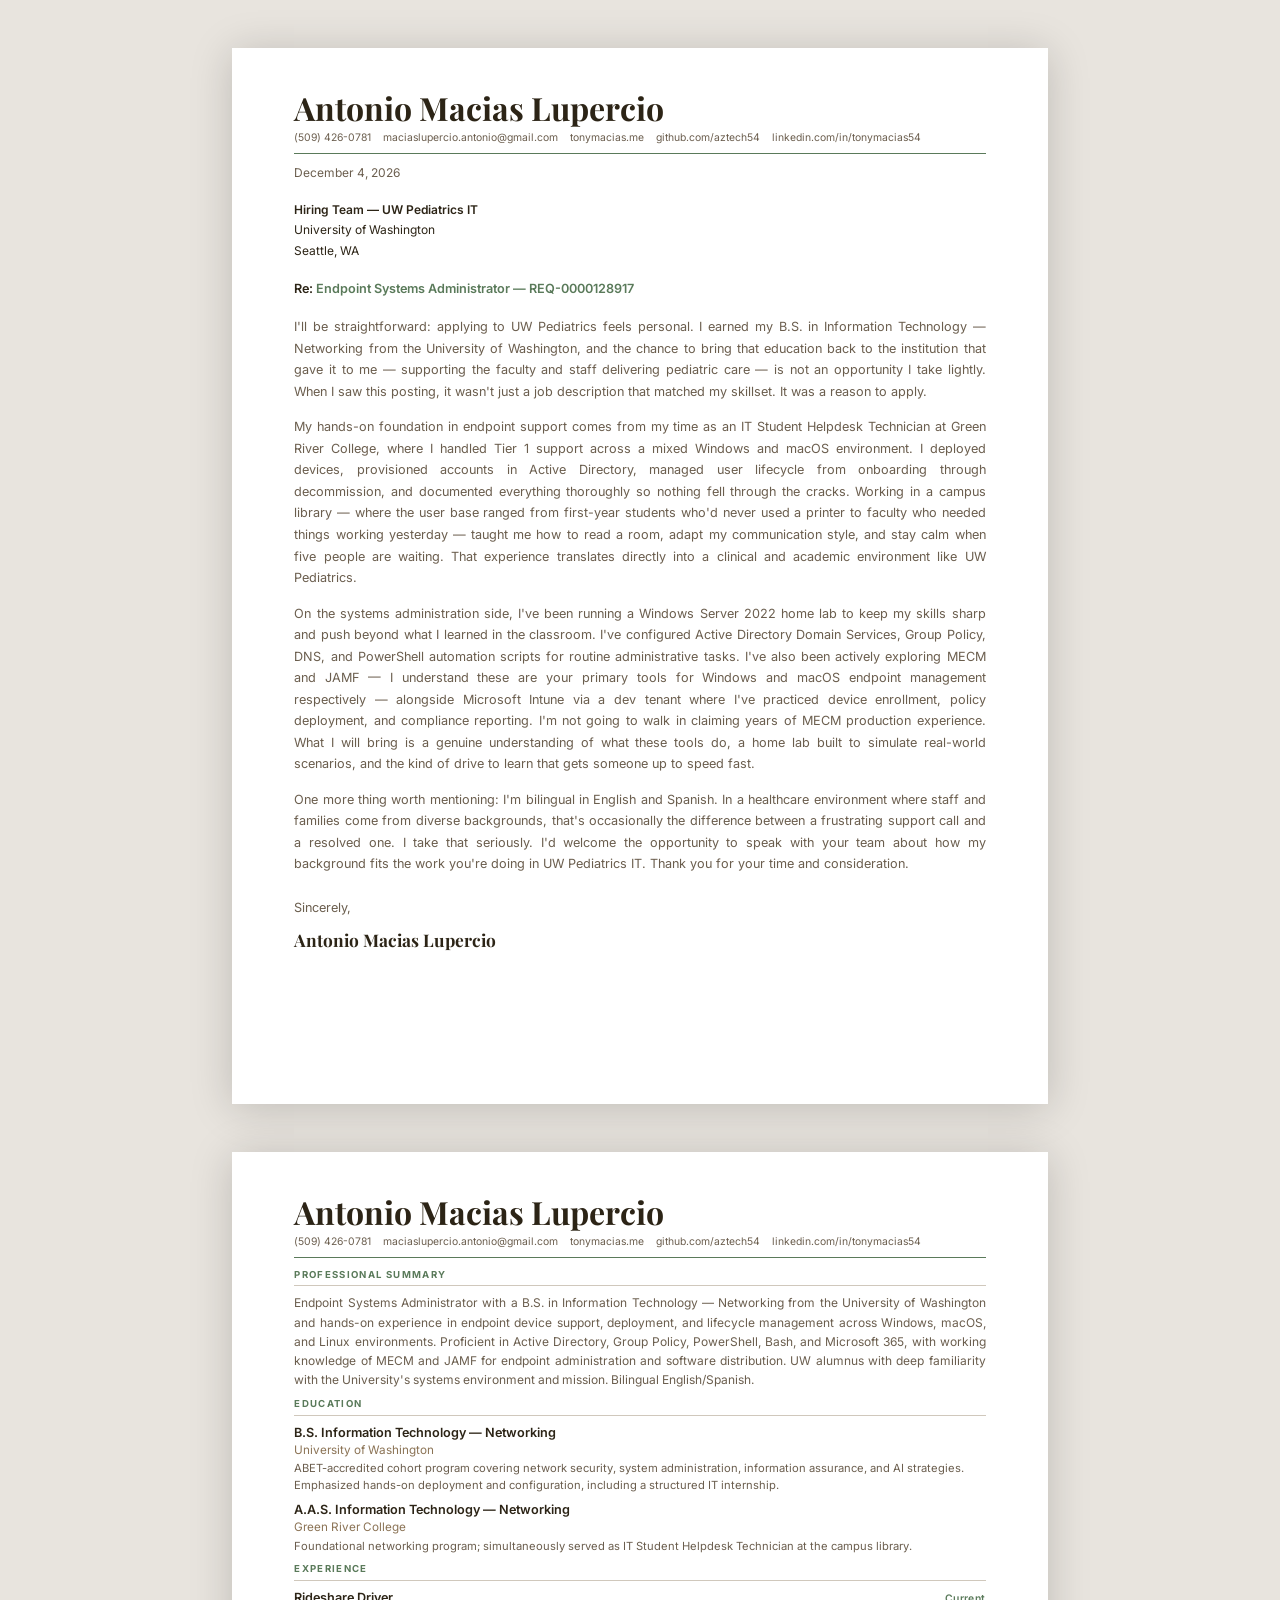
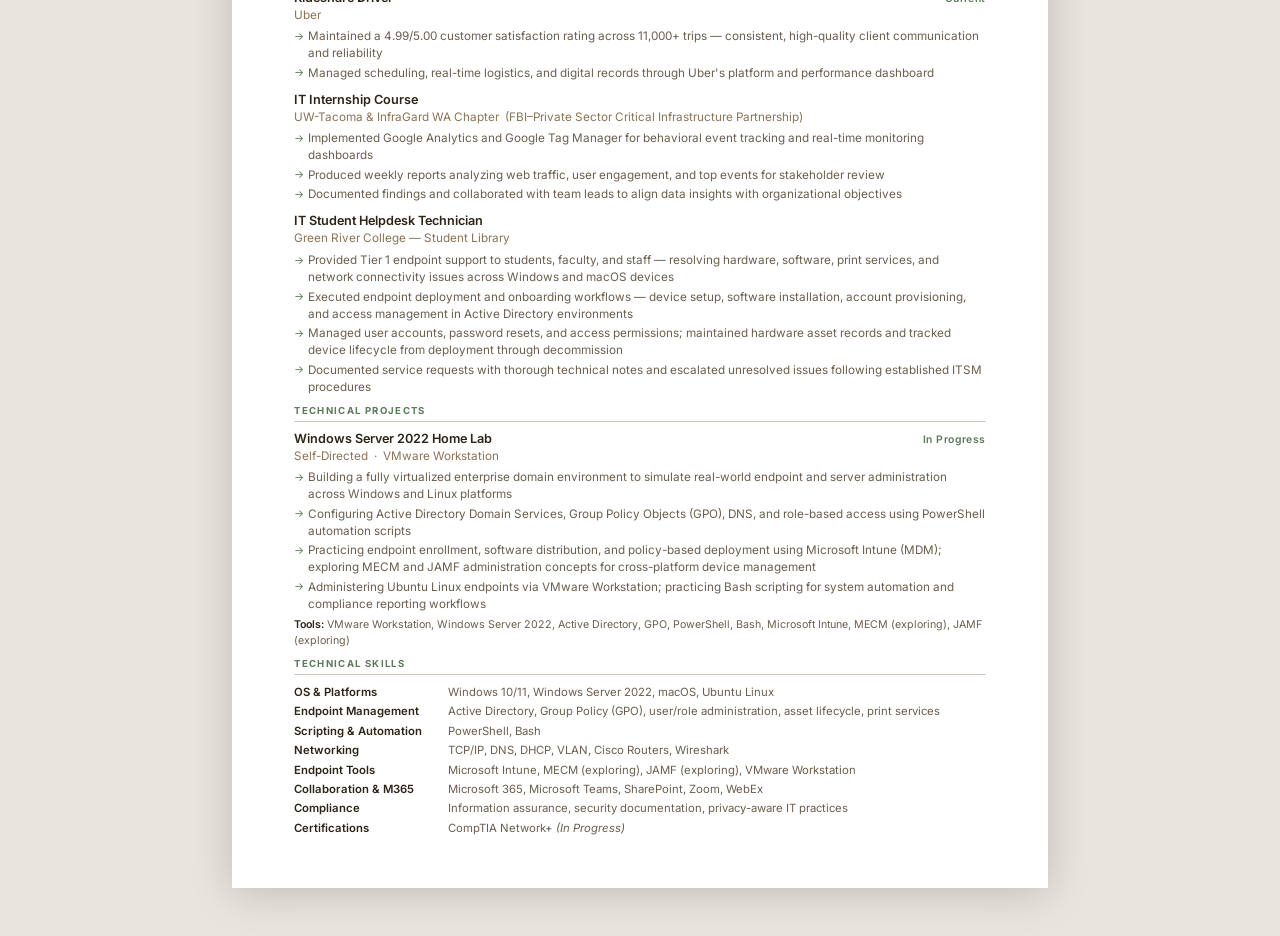
<file: uw-pediatrics-application.html>
<!DOCTYPE html>
<html lang="en">
<head>
  <meta charset="UTF-8" />
  <meta name="viewport" content="width=device-width, initial-scale=1.0" />
  <title>Antonio Macias Lupercio — UW Pediatrics Application</title>
  <link rel="preconnect" href="https://fonts.googleapis.com" />
  <link rel="preconnect" href="https://fonts.gstatic.com" crossorigin />
  <link href="https://fonts.googleapis.com/css2?family=Playfair+Display:wght@700&family=Inter:wght@300;400;500;600&display=swap" rel="stylesheet" />
  <style>
    /* ---- RESET & BASE ---- */
    *, *::before, *::after { box-sizing: border-box; margin: 0; padding: 0; }

    :root {
      --green:  #5a7a5a;
      --dark:   #2c2416;
      --muted:  #6b5e4e;
      --brown:  #8b7355;
      --border: #d0c8bc;
      --bg:     #ffffff;
    }

    body {
      font-family: 'Inter', -apple-system, sans-serif;
      font-size: 9.5pt;
      color: var(--dark);
      background: #e8e4de;
      line-height: 1.5;
    }

    /* ---- PAGE WRAPPER ---- */
    .page {
      width: 8.5in;
      min-height: 11in;
      margin: 0.5in auto;
      padding: 0.44in 0.65in 0.44in 0.65in;
      background: #fff;
      box-shadow: 0 4px 40px rgba(0,0,0,0.18);
    }

    .page + .page { margin-top: 0.4in; }

    /* ---- HEADER ---- */
    .header { margin-bottom: 0; }
    .header-name {
      font-family: 'Playfair Display', Georgia, serif;
      font-size: 24pt;
      font-weight: 700;
      color: var(--dark);
      line-height: 1.1;
      margin-bottom: 5px;
    }
    .header-contact {
      font-size: 7.8pt;
      color: var(--muted);
      display: flex;
      gap: 0;
      flex-wrap: nowrap;
      white-space: nowrap;
    }
    .header-contact span { margin-right: 12px; }
    .header-contact a { color: var(--muted); text-decoration: none; }
    .header-rule {
      border: none;
      border-top: 1.2px solid var(--green);
      margin: 7px 0 10px 0;
    }

    /* ---- COVER LETTER BODY ---- */
    .cl-date {
      font-size: 9pt;
      color: var(--muted);
      margin-bottom: 18px;
    }

    .cl-recipient {
      font-size: 9pt;
      color: var(--dark);
      line-height: 1.7;
      margin-bottom: 18px;
    }

    .cl-recipient strong {
      font-weight: 600;
      color: var(--dark);
    }

    .cl-subject {
      font-size: 9.5pt;
      font-weight: 600;
      color: var(--dark);
      margin-bottom: 18px;
    }

    .cl-subject span { color: var(--green); }

    .cl-body p {
      font-size: 9.5pt;
      color: var(--muted);
      line-height: 1.7;
      text-align: justify;
      margin-bottom: 14px;
    }

    .cl-body p:last-child { margin-bottom: 0; }

    .cl-closing {
      margin-top: 22px;
      font-size: 9.5pt;
      color: var(--muted);
      line-height: 1.8;
    }

    .cl-closing .sig-name {
      font-family: 'Playfair Display', Georgia, serif;
      font-size: 13pt;
      font-weight: 700;
      color: var(--dark);
      margin-top: 4px;
    }

    /* ---- RESUME: SECTION ---- */
    .section { margin-bottom: 8px; }
    .section-title {
      font-size: 7.2pt;
      font-weight: 700;
      letter-spacing: 0.14em;
      text-transform: uppercase;
      color: var(--green);
      margin-bottom: 3px;
    }
    .section-rule {
      border: none;
      border-top: 0.6px solid var(--border);
      margin-bottom: 7px;
    }

    /* ---- RESUME: SUMMARY ---- */
    .summary {
      font-size: 9pt;
      color: var(--muted);
      line-height: 1.6;
      text-align: justify;
    }

    /* ---- RESUME: EDUCATION ---- */
    .edu-item { margin-bottom: 6px; }
    .edu-item:last-child { margin-bottom: 0; }
    .edu-title { font-weight: 600; font-size: 9.5pt; color: var(--dark); }
    .edu-school { font-size: 8.8pt; color: var(--brown); margin-bottom: 1px; }
    .edu-detail { font-size: 8.4pt; color: var(--muted); line-height: 1.5; }

    /* ---- RESUME: EXPERIENCE ---- */
    .exp-item { margin-bottom: 8px; }
    .exp-item:last-child { margin-bottom: 0; }
    .exp-header { display: flex; justify-content: space-between; align-items: baseline; gap: 10px; }
    .exp-title { font-weight: 600; font-size: 9.5pt; color: var(--dark); }
    .exp-status { font-size: 7.8pt; color: var(--green); font-weight: 600; white-space: nowrap; letter-spacing: 0.04em; }
    .exp-company { font-size: 8.8pt; color: var(--brown); margin-bottom: 4px; }
    .exp-bullets { list-style: none; padding: 0; }
    .exp-bullets li {
      font-size: 8.8pt; color: var(--muted); padding-left: 14px;
      position: relative; margin-bottom: 2.5px; line-height: 1.45;
    }
    .exp-bullets li::before { content: '→'; position: absolute; left: 0; color: var(--green); font-size: 8pt; top: 0.5px; }

    /* ---- RESUME: PROJECTS ---- */
    .proj-item { margin-bottom: 8px; }
    .proj-item:last-child { margin-bottom: 0; }
    .proj-header { display: flex; justify-content: space-between; align-items: baseline; gap: 10px; }
    .proj-title { font-weight: 600; font-size: 9.5pt; color: var(--dark); }
    .proj-status { font-size: 7.8pt; font-weight: 600; white-space: nowrap; letter-spacing: 0.04em; }
    .proj-status--active { color: var(--green); }
    .proj-context { font-size: 8.8pt; color: var(--brown); margin-bottom: 4px; }
    .proj-bullets { list-style: none; padding: 0; }
    .proj-bullets li {
      font-size: 8.8pt; color: var(--muted); padding-left: 14px;
      position: relative; margin-bottom: 2.5px; line-height: 1.45;
    }
    .proj-bullets li::before { content: '→'; position: absolute; left: 0; color: var(--green); font-size: 8pt; top: 0.5px; }
    .proj-tools { font-size: 8pt; color: var(--muted); margin-top: 4px; }
    .proj-tools strong { color: var(--dark); font-weight: 600; }

    /* ---- RESUME: SKILLS ---- */
    .skills-table { width: 100%; border-collapse: collapse; }
    .skills-table tr td { padding: 1.5px 0; vertical-align: top; line-height: 1.45; }
    .skills-table td:first-child {
      font-weight: 600; font-size: 8.5pt; color: var(--dark);
      width: 1.6in; padding-right: 10px; white-space: nowrap;
    }
    .skills-table td:last-child { font-size: 8.5pt; color: var(--muted); }

    /* ---- PRINT ---- */
    @media print {
      body { background: #fff; }
      .page {
        margin: 0;
        padding: 0.44in 0.65in;
        box-shadow: none;
        width: 100%;
        min-height: auto;
      }
      .page + .page { margin-top: 0; }
      .page-break { page-break-after: always; }
      @page { size: letter; margin: 0; }
      a { color: var(--muted) !important; text-decoration: none !important; }
    }
  </style>
</head>
<body>

<!-- ==================== PAGE 1: COVER LETTER ==================== -->
<div class="page page-break">

  <header class="header">
    <div class="header-name">Antonio Macias Lupercio</div>
    <div class="header-contact">
      <span>(509) 426-0781</span>
      <span><a href="mailto:maciaslupercio.antonio@gmail.com">maciaslupercio.antonio@gmail.com</a></span>
      <span><a href="https://tonymacias.me">tonymacias.me</a></span>
      <span><a href="https://github.com/aztech54">github.com/aztech54</a></span>
      <span><a href="https://www.linkedin.com/in/tonymacias54">linkedin.com/in/tonymacias54</a></span>
    </div>
    <hr class="header-rule" />
  </header>

  <div class="cl-date" id="cl-date"></div>

  <div class="cl-recipient">
    <strong>Hiring Team — UW Pediatrics IT</strong><br>
    University of Washington<br>
    Seattle, WA
  </div>

  <div class="cl-subject">Re: <span>Endpoint Systems Administrator — REQ-0000128917</span></div>

  <div class="cl-body">
    <p>
      I'll be straightforward: applying to UW Pediatrics feels personal. I earned my B.S. in Information Technology —
      Networking from the University of Washington, and the chance to bring that education back to the institution that
      gave it to me — supporting the faculty and staff delivering pediatric care — is not an opportunity I take lightly.
      When I saw this posting, it wasn't just a job description that matched my skillset. It was a reason to apply.
    </p>
    <p>
      My hands-on foundation in endpoint support comes from my time as an IT Student Helpdesk Technician at Green River
      College, where I handled Tier 1 support across a mixed Windows and macOS environment. I deployed devices, provisioned
      accounts in Active Directory, managed user lifecycle from onboarding through decommission, and documented everything
      thoroughly so nothing fell through the cracks. Working in a campus library — where the user base ranged from first-year
      students who'd never used a printer to faculty who needed things working yesterday — taught me how to read a room, adapt
      my communication style, and stay calm when five people are waiting. That experience translates directly into a clinical
      and academic environment like UW Pediatrics.
    </p>
    <p>
      On the systems administration side, I've been running a Windows Server 2022 home lab to keep my skills sharp and push
      beyond what I learned in the classroom. I've configured Active Directory Domain Services, Group Policy, DNS, and PowerShell
      automation scripts for routine administrative tasks. I've also been actively exploring MECM and JAMF — I understand these
      are your primary tools for Windows and macOS endpoint management respectively — alongside Microsoft Intune via a dev tenant
      where I've practiced device enrollment, policy deployment, and compliance reporting. I'm not going to walk in claiming
      years of MECM production experience. What I will bring is a genuine understanding of what these tools do, a home lab
      built to simulate real-world scenarios, and the kind of drive to learn that gets someone up to speed fast.
    </p>
    <p>
      One more thing worth mentioning: I'm bilingual in English and Spanish. In a healthcare environment where staff and
      families come from diverse backgrounds, that's occasionally the difference between a frustrating support call and a
      resolved one. I take that seriously. I'd welcome the opportunity to speak with your team about how my background
      fits the work you're doing in UW Pediatrics IT. Thank you for your time and consideration.
    </p>
  </div>

  <div class="cl-closing">
    Sincerely,<br>
    <div class="sig-name">Antonio Macias Lupercio</div>
  </div>

</div>

<!-- ==================== PAGE 2: RESUME ==================== -->
<div class="page">

  <header class="header">
    <div class="header-name">Antonio Macias Lupercio</div>
    <div class="header-contact">
      <span>(509) 426-0781</span>
      <span><a href="mailto:maciaslupercio.antonio@gmail.com">maciaslupercio.antonio@gmail.com</a></span>
      <span><a href="https://tonymacias.me">tonymacias.me</a></span>
      <span><a href="https://github.com/aztech54">github.com/aztech54</a></span>
      <span><a href="https://www.linkedin.com/in/tonymacias54">linkedin.com/in/tonymacias54</a></span>
    </div>
    <hr class="header-rule" />
  </header>

  <!-- SUMMARY -->
  <section class="section">
    <div class="section-title">Professional Summary</div>
    <hr class="section-rule" />
    <p class="summary">
      Endpoint Systems Administrator with a B.S. in Information Technology — Networking from the University of Washington
      and hands-on experience in endpoint device support, deployment, and lifecycle management across Windows, macOS, and
      Linux environments. Proficient in Active Directory, Group Policy, PowerShell, Bash, and Microsoft 365, with working
      knowledge of MECM and JAMF for endpoint administration and software distribution. UW alumnus with deep familiarity
      with the University's systems environment and mission. Bilingual English/Spanish.
    </p>
  </section>

  <!-- EDUCATION -->
  <section class="section">
    <div class="section-title">Education</div>
    <hr class="section-rule" />

    <div class="edu-item">
      <div class="edu-title">B.S. Information Technology — Networking</div>
      <div class="edu-school">University of Washington</div>
      <div class="edu-detail">ABET-accredited cohort program covering network security, system administration, information assurance, and AI strategies. Emphasized hands-on deployment and configuration, including a structured IT internship.</div>
    </div>

    <div class="edu-item">
      <div class="edu-title">A.A.S. Information Technology — Networking</div>
      <div class="edu-school">Green River College</div>
      <div class="edu-detail">Foundational networking program; simultaneously served as IT Student Helpdesk Technician at the campus library.</div>
    </div>

  </section>

  <!-- EXPERIENCE -->
  <section class="section">
    <div class="section-title">Experience</div>
    <hr class="section-rule" />

    <div class="exp-item">
      <div class="exp-header">
        <div class="exp-title">Rideshare Driver</div>
        <div class="exp-status">Current</div>
      </div>
      <div class="exp-company">Uber</div>
      <ul class="exp-bullets">
        <li>Maintained a 4.99/5.00 customer satisfaction rating across 11,000+ trips — consistent, high-quality client communication and reliability</li>
        <li>Managed scheduling, real-time logistics, and digital records through Uber's platform and performance dashboard</li>
      </ul>
    </div>

    <div class="exp-item">
      <div class="exp-header">
        <div class="exp-title">IT Internship Course</div>
      </div>
      <div class="exp-company">UW-Tacoma &amp; InfraGard WA Chapter &nbsp;(FBI–Private Sector Critical Infrastructure Partnership)</div>
      <ul class="exp-bullets">
        <li>Implemented Google Analytics and Google Tag Manager for behavioral event tracking and real-time monitoring dashboards</li>
        <li>Produced weekly reports analyzing web traffic, user engagement, and top events for stakeholder review</li>
        <li>Documented findings and collaborated with team leads to align data insights with organizational objectives</li>
      </ul>
    </div>

    <div class="exp-item">
      <div class="exp-header">
        <div class="exp-title">IT Student Helpdesk Technician</div>
      </div>
      <div class="exp-company">Green River College — Student Library</div>
      <ul class="exp-bullets">
        <li>Provided Tier 1 endpoint support to students, faculty, and staff — resolving hardware, software, print services, and network connectivity issues across Windows and macOS devices</li>
        <li>Executed endpoint deployment and onboarding workflows — device setup, software installation, account provisioning, and access management in Active Directory environments</li>
        <li>Managed user accounts, password resets, and access permissions; maintained hardware asset records and tracked device lifecycle from deployment through decommission</li>
        <li>Documented service requests with thorough technical notes and escalated unresolved issues following established ITSM procedures</li>
      </ul>
    </div>
  </section>

  <!-- TECHNICAL PROJECTS -->
  <section class="section">
    <div class="section-title">Technical Projects</div>
    <hr class="section-rule" />

    <div class="proj-item">
      <div class="proj-header">
        <div class="proj-title">Windows Server 2022 Home Lab</div>
        <div class="proj-status proj-status--active">In Progress</div>
      </div>
      <div class="proj-context">Self-Directed &nbsp;·&nbsp; VMware Workstation</div>
      <ul class="proj-bullets">
        <li>Building a fully virtualized enterprise domain environment to simulate real-world endpoint and server administration across Windows and Linux platforms</li>
        <li>Configuring Active Directory Domain Services, Group Policy Objects (GPO), DNS, and role-based access using PowerShell automation scripts</li>
        <li>Practicing endpoint enrollment, software distribution, and policy-based deployment using Microsoft Intune (MDM); exploring MECM and JAMF administration concepts for cross-platform device management</li>
        <li>Administering Ubuntu Linux endpoints via VMware Workstation; practicing Bash scripting for system automation and compliance reporting workflows</li>
      </ul>
      <div class="proj-tools"><strong>Tools:</strong> VMware Workstation, Windows Server 2022, Active Directory, GPO, PowerShell, Bash, Microsoft Intune, MECM (exploring), JAMF (exploring)</div>
    </div>

  </section>

  <!-- SKILLS -->
  <section class="section">
    <div class="section-title">Technical Skills</div>
    <hr class="section-rule" />
    <table class="skills-table">
      <tr>
        <td>OS &amp; Platforms</td>
        <td>Windows 10/11, Windows Server 2022, macOS, Ubuntu Linux</td>
      </tr>
      <tr>
        <td>Endpoint Management</td>
        <td>Active Directory, Group Policy (GPO), user/role administration, asset lifecycle, print services</td>
      </tr>
      <tr>
        <td>Scripting &amp; Automation</td>
        <td>PowerShell, Bash</td>
      </tr>
      <tr>
        <td>Networking</td>
        <td>TCP/IP, DNS, DHCP, VLAN, Cisco Routers, Wireshark</td>
      </tr>
      <tr>
        <td>Endpoint Tools</td>
        <td>Microsoft Intune, MECM (exploring), JAMF (exploring), VMware Workstation</td>
      </tr>
      <tr>
        <td>Collaboration &amp; M365</td>
        <td>Microsoft 365, Microsoft Teams, SharePoint, Zoom, WebEx</td>
      </tr>
      <tr>
        <td>Compliance</td>
        <td>Information assurance, security documentation, privacy-aware IT practices</td>
      </tr>
      <tr>
        <td>Certifications</td>
        <td>CompTIA Network+ <em>(In Progress)</em></td>
      </tr>
    </table>
  </section>

</div>
<script>
  const d = new Date();
  document.getElementById('cl-date').textContent = d.toLocaleDateString('en-US', { year: 'numeric', month: 'long', day: 'numeric' });
</script>
</body>
</html>
</file>
<file: css/style.css>
/* =============================================
   ANTONIO MACIAS LUPERCIO — RESUME WEBSITE
   PNW Earthy · Clean Modern · 2025
   ============================================= */

/* ---- VARIABLES ---- */
:root {
  --bg-primary:       #f5f2ec;
  --bg-secondary:     #ede8df;
  --bg-card:          #ffffff;
  --color-dark:       #2c2416;
  --color-dark-soft:  #3d3325;
  --color-green:      #5a7a5a;
  --color-green-mid:  #6d8f6d;
  --color-green-light:#93b893;
  --color-brown:      #8b7355;
  --color-brown-light:#b59a7a;
  --color-muted:      #6b5e4e;
  --color-muted-light:#9c8e7e;
  --color-border:     #ddd5c8;
  --color-white:      #ffffff;

  --font-heading: 'Playfair Display', Georgia, serif;
  --font-body:    'Inter', -apple-system, BlinkMacSystemFont, 'Segoe UI', sans-serif;

  --shadow-sm:  0 1px 4px rgba(44, 36, 22, 0.07);
  --shadow-md:  0 4px 20px rgba(44, 36, 22, 0.10);
  --shadow-lg:  0 10px 40px rgba(44, 36, 22, 0.13);

  --radius-sm:  6px;
  --radius-md:  14px;
  --radius-lg:  22px;

  --max-width:  1100px;
  --nav-height: 64px;
  --ease:       0.35s cubic-bezier(0.25, 0.46, 0.45, 0.94);
}

/* ---- RESET ---- */
*, *::before, *::after { box-sizing: border-box; margin: 0; padding: 0; }
html { scroll-behavior: smooth; font-size: 16px; }
body {
  font-family: var(--font-body);
  background-color: var(--bg-primary);
  color: var(--color-dark);
  line-height: 1.6;
  overflow-x: hidden;
}
img { max-width: 100%; display: block; }
a { text-decoration: none; color: inherit; }
ul { list-style: none; }

/* ---- UTILITIES ---- */
.container {
  max-width: var(--max-width);
  margin: 0 auto;
  padding: 0 2rem;
}
.section { padding: 100px 0; }
.alt-bg  { background-color: var(--bg-secondary); }

/* =============================================
   SCROLL REVEAL
   ============================================= */
.reveal-up,
.reveal-left,
.reveal-right {
  opacity: 0;
  transition: opacity 0.9s ease, transform 0.9s ease;
  will-change: opacity, transform;
}
.reveal-up    { transform: translateY(44px); }
.reveal-left  { transform: translateX(-44px); }
.reveal-right { transform: translateX(44px); }
.revealed     { opacity: 1 !important; transform: none !important; }

.delay-1 { transition-delay: 0.12s; }
.delay-2 { transition-delay: 0.24s; }
.delay-3 { transition-delay: 0.36s; }
.delay-4 { transition-delay: 0.48s; }

/* =============================================
   SECTION HEADER
   ============================================= */
.section-header { margin-bottom: 56px; }

.section-tag {
  display: inline-block;
  font-size: 0.72rem;
  font-weight: 600;
  letter-spacing: 0.16em;
  text-transform: uppercase;
  color: var(--color-green);
  margin-bottom: 8px;
}
.section-title {
  font-family: var(--font-heading);
  font-size: clamp(2rem, 4vw, 2.8rem);
  font-weight: 700;
  color: var(--color-dark);
  line-height: 1.15;
}

/* =============================================
   NAVIGATION
   ============================================= */
#navbar {
  position: fixed;
  inset: 0 0 auto 0;
  z-index: 1000;
  height: var(--nav-height);
  transition: background var(--ease), box-shadow var(--ease);
}
#navbar.scrolled {
  background: rgba(245, 242, 236, 0.92);
  backdrop-filter: blur(14px);
  -webkit-backdrop-filter: blur(14px);
  box-shadow: 0 1px 0 var(--color-border);
}
.nav-container {
  max-width: var(--max-width);
  margin: 0 auto;
  padding: 0 2rem;
  height: 100%;
  display: flex;
  align-items: center;
  justify-content: space-between;
}
.nav-logo {
  font-family: var(--font-heading);
  font-size: 1.4rem;
  font-weight: 700;
  color: var(--color-dark);
  letter-spacing: 0.02em;
}
.nav-logo-dot { color: var(--color-green); }

.nav-menu {
  display: flex;
  align-items: center;
  gap: 2rem;
}
.nav-link {
  font-size: 0.875rem;
  font-weight: 500;
  color: var(--color-muted);
  position: relative;
  transition: color var(--ease);
}
.nav-link::after {
  content: '';
  position: absolute;
  bottom: -3px;
  left: 0;
  width: 0;
  height: 1.5px;
  background: var(--color-green);
  transition: width var(--ease);
}
.nav-link:hover,
.nav-link.active {
  color: var(--color-dark);
}
.nav-link:hover::after,
.nav-link.active::after { width: 100%; }

/* Study nav button */
.nav-link--study {
  color: var(--color-green) !important;
  border: 1.5px solid var(--color-green);
  border-radius: 20px;
  padding: 4px 14px;
  font-size: 0.8rem;
  font-weight: 600;
  transition: background var(--ease), color var(--ease);
}
.nav-link--study::after { display: none; }
.nav-link--study:hover {
  background: var(--color-green);
  color: #fff !important;
}

.nav-toggle {
  display: none;
  flex-direction: column;
  gap: 5px;
  background: none;
  border: none;
  cursor: pointer;
  padding: 4px;
}
.nav-toggle span {
  display: block;
  width: 24px;
  height: 2px;
  background: var(--color-dark);
  border-radius: 2px;
  transition: transform 0.3s, opacity 0.3s;
}

/* =============================================
   HERO
   ============================================= */
.hero {
  position: relative;
  height: 100vh;
  min-height: 620px;
  display: flex;
  align-items: center;
  overflow: hidden;
  background: var(--bg-primary);
}
#heroCanvas {
  position: absolute;
  inset: 0;
  width: 100%;
  height: 100%;
  z-index: 0;
}
.hero-noise {
  position: absolute;
  inset: 0;
  z-index: 1;
  opacity: 0.025;
  background-image: url("data:image/svg+xml,%3Csvg viewBox='0 0 200 200' xmlns='http://www.w3.org/2000/svg'%3E%3Cfilter id='n'%3E%3CfeTurbulence type='fractalNoise' baseFrequency='0.9' numOctaves='4'/%3E%3C/filter%3E%3Crect width='100%25' height='100%25' filter='url(%23n)'/%3E%3C/svg%3E");
  background-size: 200px;
  pointer-events: none;
}
.hero-content {
  position: relative;
  z-index: 2;
  max-width: var(--max-width);
  margin: 0 auto;
  padding: 0 2rem;
  width: 100%;
  padding-top: var(--nav-height);
}

/* Hero text — CSS animations (in-view at load) */
.hero-greeting {
  font-size: 1rem;
  font-weight: 400;
  color: var(--color-muted);
  letter-spacing: 0.1em;
  margin-bottom: 14px;
  opacity: 0;
  animation: heroFadeUp 0.7s ease 0.3s forwards;
}
.hero-name {
  font-family: var(--font-heading);
  font-size: clamp(3rem, 7.5vw, 5.5rem);
  font-weight: 700;
  line-height: 1.04;
  color: var(--color-dark);
  margin-bottom: 22px;
  opacity: 0;
  animation: heroFadeUp 0.7s ease 0.5s forwards;
}
.name-first { display: block; }
.name-last  { display: block; color: var(--color-green); }

.hero-role {
  display: flex;
  align-items: center;
  gap: 12px;
  font-size: clamp(0.9rem, 1.6vw, 1.1rem);
  color: var(--color-muted);
  margin-bottom: 20px;
  min-height: 1.8em;
  opacity: 0;
  animation: heroFadeUp 0.7s ease 0.7s forwards;
}
.role-dash { color: var(--color-green); font-size: 1.3em; line-height: 1; }
.typing-cursor {
  color: var(--color-green);
  animation: blink 1s step-end infinite;
  font-weight: 300;
}

.hero-location {
  font-size: 0.85rem;
  color: var(--color-brown);
  font-weight: 500;
  margin-bottom: 40px;
  letter-spacing: 0.06em;
  opacity: 0;
  animation: heroFadeUp 0.7s ease 0.9s forwards;
}
.location-marker { color: var(--color-green); margin-right: 6px; }

.hero-actions {
  display: flex;
  gap: 14px;
  flex-wrap: wrap;
  opacity: 0;
  animation: heroFadeUp 0.7s ease 1.1s forwards;
}

/* ---- BUTTONS ---- */
.btn {
  display: inline-flex;
  align-items: center;
  padding: 13px 28px;
  border-radius: var(--radius-sm);
  font-size: 0.875rem;
  font-weight: 600;
  letter-spacing: 0.02em;
  cursor: pointer;
  border: 2px solid transparent;
  transition: all var(--ease);
}
.btn-primary {
  background: var(--color-green);
  color: var(--color-white);
  border-color: var(--color-green);
}
.btn-primary:hover {
  background: var(--color-dark);
  border-color: var(--color-dark);
  transform: translateY(-2px);
  box-shadow: var(--shadow-md);
}
.btn-ghost {
  background: transparent;
  color: var(--color-dark);
  border-color: rgba(44, 36, 22, 0.25);
}
.btn-ghost:hover {
  border-color: var(--color-green);
  color: var(--color-green);
  transform: translateY(-2px);
}

/* ---- SCROLL INDICATOR ---- */
.scroll-indicator {
  position: absolute;
  bottom: 40px;
  left: 2rem;
  display: flex;
  flex-direction: column;
  align-items: center;
  gap: 12px;
  opacity: 0;
  animation: heroFadeIn 0.7s ease 1.6s forwards;
}
.scroll-label {
  font-size: 0.72rem;
  letter-spacing: 0.22em;
  text-transform: uppercase;
  color: var(--color-muted);
  writing-mode: vertical-rl;
  font-weight: 500;
}
.scroll-line {
  width: 2.5px;
  height: 80px;
  background: var(--color-border);
  position: relative;
  overflow: hidden;
  border-radius: 2px;
}
.scroll-dot {
  position: absolute;
  top: -14px;
  left: 50%;
  transform: translateX(-50%);
  width: 6px;
  height: 14px;
  background: var(--color-green);
  border-radius: 3px;
  animation: scrollDown 1.6s ease-in-out infinite;
}

/* =============================================
   ABOUT
   ============================================= */
.about-grid {
  display: grid;
  grid-template-columns: 1fr 360px;
  gap: 64px;
  align-items: start;
}
.about-text p {
  font-size: 1rem;
  color: var(--color-muted);
  margin-bottom: 1rem;
  line-height: 1.78;
}
.about-text .lead {
  font-size: 1.15rem;
  color: var(--color-dark-soft);
  font-weight: 400;
  line-height: 1.7;
}
.about-pills {
  display: flex;
  flex-wrap: wrap;
  gap: 8px;
  margin-top: 24px;
}
.pill {
  padding: 6px 14px;
  background: var(--bg-secondary);
  border: 1px solid var(--color-border);
  border-radius: 100px;
  font-size: 0.78rem;
  font-weight: 500;
  color: var(--color-muted);
  animation: pillPulse 4s ease-in-out infinite;
}
.pill:nth-child(1) { animation-delay: 0s; }
.pill:nth-child(2) { animation-delay: 0.8s; }
.pill:nth-child(3) { animation-delay: 1.6s; }
.pill:nth-child(4) { animation-delay: 2.4s; }
.pill:nth-child(5) { animation-delay: 3.2s; }

.about-stats {
  display: grid;
  grid-template-columns: 1fr 1fr;
  gap: 14px;
}
.stat-card {
  background: var(--bg-card);
  border: 1px solid var(--color-border);
  border-radius: var(--radius-md);
  padding: 24px 18px;
  text-align: center;
  transition: box-shadow var(--ease), transform var(--ease);
}
.stat-card:hover {
  box-shadow: var(--shadow-md);
  transform: translateY(-4px);
}
.stat-value {
  display: block;
  font-family: var(--font-heading);
  font-size: 1.8rem;
  font-weight: 700;
  color: var(--color-green);
  margin-bottom: 6px;
}
.stat-label {
  font-size: 0.75rem;
  color: var(--color-muted);
  line-height: 1.45;
}

/* =============================================
   EDUCATION TIMELINE
   ============================================= */
.timeline {
  position: relative;
  max-width: 780px;
}
.timeline::before {
  content: '';
  position: absolute;
  left: 19px;
  top: 0;
  bottom: 0;
  width: 1.5px;
  background: linear-gradient(to bottom, var(--color-green), var(--color-border));
}
.timeline-item {
  display: grid;
  grid-template-columns: 42px 1fr;
  gap: 22px;
  margin-bottom: 44px;
  position: relative;
}
.timeline-item:last-child { margin-bottom: 0; }

.timeline-marker {
  display: flex;
  flex-direction: column;
  align-items: center;
  padding-top: 22px;
}
.timeline-dot {
  width: 13px;
  height: 13px;
  border-radius: 50%;
  background: var(--color-green);
  border: 3px solid var(--bg-secondary);
  box-shadow: 0 0 0 2px var(--color-green);
  flex-shrink: 0;
}
.timeline-card {
  background: var(--bg-card);
  border: 1px solid var(--color-border);
  border-radius: var(--radius-md);
  padding: 26px 28px;
  transition: box-shadow var(--ease), transform var(--ease);
}
.timeline-card:hover {
  box-shadow: var(--shadow-md);
  transform: translateX(4px);
}
.timeline-date {
  display: inline-block;
  font-size: 0.72rem;
  font-weight: 700;
  letter-spacing: 0.1em;
  color: var(--color-green);
  text-transform: uppercase;
  margin-bottom: 10px;
}
.timeline-card h3 {
  font-family: var(--font-heading);
  font-size: 1.15rem;
  font-weight: 700;
  color: var(--color-dark);
  margin-bottom: 4px;
}
.timeline-card h4 {
  font-size: 0.875rem;
  font-weight: 500;
  color: var(--color-brown);
  margin-bottom: 12px;
}
.timeline-card p {
  font-size: 0.9rem;
  color: var(--color-muted);
  line-height: 1.68;
  margin-bottom: 16px;
}
.timeline-pills {
  display: flex;
  flex-wrap: wrap;
  gap: 6px;
}
.timeline-pills span {
  font-size: 0.72rem;
  font-weight: 500;
  padding: 4px 10px;
  background: rgba(90, 122, 90, 0.09);
  color: var(--color-green);
  border-radius: 100px;
  border: 1px solid rgba(90, 122, 90, 0.2);
}

/* =============================================
   EXPERIENCE
   ============================================= */
.exp-grid {
  display: grid;
  grid-template-columns: 1fr 1fr;
  gap: 22px;
}
.exp-card {
  background: var(--bg-card);
  border: 1px solid var(--color-border);
  border-radius: var(--radius-md);
  overflow: hidden;
  transition: box-shadow var(--ease), transform var(--ease);
}
.exp-card:hover {
  box-shadow: var(--shadow-lg);
  transform: translateY(-5px);
}
.exp-card--minor {
  grid-column: 1 / -1;
}
.exp-badge {
  display: inline-block;
  background: var(--color-green);
  color: var(--color-white);
  font-size: 0.68rem;
  font-weight: 700;
  letter-spacing: 0.12em;
  padding: 6px 16px;
  text-transform: uppercase;
}
.exp-badge--current  { background: var(--color-green); }
.exp-badge--past     { background: #a0503e; }

.exp-date--current {
  display: flex;
  align-items: center;
  gap: 7px;
  font-size: 0.75rem;
  font-weight: 600;
  color: var(--color-green);
  letter-spacing: 0.05em;
  text-transform: uppercase;
  margin-top: 4px;
}

.exp-body { padding: 22px 24px; }

.exp-header {
  display: flex;
  justify-content: space-between;
  align-items: flex-start;
  gap: 10px;
  margin-bottom: 16px;
}
.exp-header h3 {
  font-family: var(--font-heading);
  font-size: 1.1rem;
  font-weight: 700;
  color: var(--color-dark);
  margin-bottom: 2px;
}
.exp-header h4 {
  font-size: 0.84rem;
  font-weight: 500;
  color: var(--color-brown);
}
.exp-date {
  font-size: 0.7rem;
  font-weight: 600;
  color: var(--color-muted-light);
  white-space: nowrap;
  letter-spacing: 0.05em;
  text-transform: uppercase;
  margin-top: 4px;
  flex-shrink: 0;
}
.exp-list { margin-bottom: 16px; }
.exp-list li {
  font-size: 0.875rem;
  color: var(--color-muted);
  padding-left: 18px;
  position: relative;
  margin-bottom: 8px;
  line-height: 1.55;
}
.exp-list li::before {
  content: '→';
  position: absolute;
  left: 0;
  color: var(--color-green-mid);
  font-size: 0.75rem;
  top: 1px;
}
.exp-skills {
  display: flex;
  flex-wrap: wrap;
  gap: 6px;
}
.exp-skills span {
  font-size: 0.71rem;
  font-weight: 500;
  padding: 4px 10px;
  background: rgba(90, 122, 90, 0.08);
  color: var(--color-green);
  border-radius: 100px;
  border: 1px solid rgba(90, 122, 90, 0.18);
}
.exp-minor-desc {
  font-size: 0.875rem;
  color: var(--color-muted);
  line-height: 1.6;
}

/* =============================================
   SKILLS
   ============================================= */
.skills-grid {
  display: grid;
  grid-template-columns: 1fr 1fr;
  gap: 60px;
  align-items: start;
}
.skills-subtitle {
  font-family: var(--font-heading);
  font-size: 1.1rem;
  font-weight: 700;
  color: var(--color-dark);
  margin-bottom: 28px;
}
.skill-bar-item { margin-bottom: 20px; }
.skill-bar-header {
  display: flex;
  justify-content: space-between;
  font-size: 0.875rem;
  font-weight: 500;
  color: var(--color-dark-soft);
  margin-bottom: 8px;
}
.skill-bar-header span:last-child {
  color: var(--color-green);
  font-weight: 600;
}
.skill-bar-track {
  height: 6px;
  background: var(--color-border);
  border-radius: 100px;
  overflow: hidden;
}
.skill-bar-fill {
  height: 100%;
  width: 0%;
  background: linear-gradient(90deg, var(--color-green), var(--color-green-light));
  border-radius: 100px;
  transition: width 1.3s cubic-bezier(0.25, 0.46, 0.45, 0.94);
}

.core-comp-pills {
  display: flex;
  flex-direction: column;
  gap: 12px;
}
.core-pill {
  display: block;
  padding: 14px 20px;
  background: var(--bg-card);
  border: 1px solid var(--color-border);
  border-left: 3px solid var(--color-green);
  border-radius: var(--radius-sm);
  font-size: 0.9rem;
  font-weight: 500;
  color: var(--color-dark-soft);
  transition: all var(--ease);
}
.core-pill:hover {
  background: rgba(90,122,90,0.05);
  border-left-color: var(--color-green-mid);
  transform: translateX(4px);
}

.skill-category { margin-bottom: 24px; }
.skill-category h4 {
  font-size: 0.72rem;
  font-weight: 700;
  letter-spacing: 0.12em;
  text-transform: uppercase;
  color: var(--color-brown);
  margin-bottom: 10px;
}
.skill-pills {
  display: flex;
  flex-wrap: wrap;
  gap: 7px;
}
.skill-pill {
  font-size: 0.78rem;
  font-weight: 500;
  padding: 6px 12px;
  background: var(--bg-card);
  border: 1px solid var(--color-border);
  border-radius: var(--radius-sm);
  color: var(--color-dark-soft);
  transition: all var(--ease);
}
.skill-pill:hover {
  border-color: var(--color-green);
  color: var(--color-green);
  background: rgba(90, 122, 90, 0.05);
  transform: translateY(-1px);
}

/* =============================================
   PROJECTS
   ============================================= */
.projects-grid {
  display: grid;
  grid-template-columns: 1fr 1fr;
  gap: 22px;
}
.project-card {
  background: var(--bg-card);
  border: 1px solid var(--color-border);
  border-radius: var(--radius-lg);
  overflow: hidden;
  transition: box-shadow var(--ease), transform var(--ease);
}
.project-card:hover {
  box-shadow: var(--shadow-lg);
  transform: translateY(-6px);
}
.project-card--hero { grid-column: 1 / -1; }
.project-card-inner { padding: 32px; }

.project-status {
  display: flex;
  align-items: center;
  gap: 7px;
  font-size: 0.71rem;
  font-weight: 600;
  letter-spacing: 0.08em;
  text-transform: uppercase;
  color: var(--color-muted-light);
  margin-bottom: 18px;
}
.status-dot {
  width: 8px;
  height: 8px;
  border-radius: 50%;
  flex-shrink: 0;
}
.status-dot--active {
  background: #52c472;
  box-shadow: 0 0 0 3px rgba(82, 196, 114, 0.22);
  animation: pulse 2s infinite;
}
.status-dot--done { background: var(--color-brown-light); }

.project-emoji {
  font-size: 2.8rem;
  margin-bottom: 14px;
  line-height: 1;
}
.project-card-inner h3 {
  font-family: var(--font-heading);
  font-size: 1.3rem;
  font-weight: 700;
  color: var(--color-dark);
  margin-bottom: 6px;
}
.project-card-inner h4 {
  font-size: 0.84rem;
  font-weight: 500;
  color: var(--color-brown);
  margin-bottom: 12px;
}
.project-card-inner p {
  font-size: 0.9rem;
  color: var(--color-muted);
  line-height: 1.68;
  margin-bottom: 16px;
}
.project-detail-box {
  background: var(--bg-secondary);
  border-radius: var(--radius-sm);
  padding: 16px;
  margin-bottom: 16px;
}
.project-detail-row {
  font-size: 0.85rem;
  color: var(--color-muted);
  margin-bottom: 6px;
  line-height: 1.5;
}
.project-detail-row:last-child { margin-bottom: 0; }
.project-detail-row strong { color: var(--color-dark-soft); }
.project-pills {
  display: flex;
  flex-wrap: wrap;
  gap: 6px;
}
.project-pills span {
  font-size: 0.72rem;
  font-weight: 500;
  padding: 4px 10px;
  background: rgba(90, 122, 90, 0.09);
  color: var(--color-green);
  border-radius: 100px;
  border: 1px solid rgba(90, 122, 90, 0.22);
}

/* =============================================
   COURSEWORK
   ============================================= */
.course-grid {
  display: grid;
  grid-template-columns: repeat(3, 1fr);
  gap: 12px;
}
.course-card {
  background: var(--bg-card);
  border: 1px solid var(--color-border);
  border-radius: var(--radius-md);
  padding: 20px;
  display: flex;
  flex-direction: column;
  gap: 6px;
  transition: all var(--ease);
}
.course-card:hover {
  border-color: var(--color-green);
  box-shadow: var(--shadow-sm);
  transform: translateY(-3px);
}
.course-code {
  font-size: 0.7rem;
  font-weight: 700;
  letter-spacing: 0.12em;
  color: var(--color-green);
  text-transform: uppercase;
}
.course-name {
  font-size: 0.84rem;
  font-weight: 500;
  color: var(--color-dark-soft);
  line-height: 1.4;
}

/* =============================================
   CONTACT
   ============================================= */
.contact-content { max-width: 580px; }
.contact-intro {
  font-size: 1.05rem;
  color: var(--color-muted);
  line-height: 1.75;
  margin-bottom: 40px;
}
.contact-methods {
  display: flex;
  flex-direction: column;
  gap: 14px;
  margin-bottom: 32px;
}
.contact-method {
  display: flex;
  align-items: center;
  gap: 18px;
  padding: 20px 24px;
  background: var(--bg-secondary);
  border: 1px solid var(--color-border);
  border-radius: var(--radius-md);
  transition: all var(--ease);
}
.contact-method:hover {
  border-color: var(--color-green);
  background: var(--bg-card);
  box-shadow: var(--shadow-md);
  transform: translateX(8px);
}
.contact-icon {
  width: 48px;
  height: 48px;
  background: var(--color-green);
  color: var(--color-white);
  border-radius: var(--radius-sm);
  display: flex;
  align-items: center;
  justify-content: center;
  font-size: 1.2rem;
  flex-shrink: 0;
}
.contact-label {
  display: block;
  font-size: 0.7rem;
  font-weight: 700;
  letter-spacing: 0.12em;
  text-transform: uppercase;
  color: var(--color-muted-light);
  margin-bottom: 3px;
}
.contact-value {
  display: block;
  font-size: 1rem;
  font-weight: 500;
  color: var(--color-dark);
}
.contact-language {
  font-size: 0.9rem;
  color: var(--color-muted);
}
.contact-language em {
  color: var(--color-green);
  font-style: normal;
  font-weight: 600;
}

/* =============================================
   FOOTER
   ============================================= */
.footer {
  background: var(--color-dark);
  color: rgba(255, 255, 255, 0.5);
  padding: 40px 0;
  text-align: center;
}
.footer-name {
  font-family: var(--font-heading);
  font-size: 1.1rem;
  color: rgba(255, 255, 255, 0.8);
  margin-bottom: 6px;
}
.footer-sub {
  font-size: 0.8rem;
  color: rgba(255, 255, 255, 0.4);
  margin-bottom: 14px;
}
.footer-credit {
  font-size: 0.72rem;
  color: rgba(255, 255, 255, 0.25);
}

/* =============================================
   KEYFRAME ANIMATIONS
   ============================================= */
@keyframes pillPulse {
  0%, 100% { border-color: var(--color-border); color: var(--color-muted); }
  50%       { border-color: var(--color-green); color: var(--color-green); box-shadow: 0 0 0 3px rgba(90,122,90,0.12); }
}

@keyframes heroFadeUp {
  from { opacity: 0; transform: translateY(22px); }
  to   { opacity: 1; transform: translateY(0); }
}
@keyframes heroFadeIn {
  from { opacity: 0; }
  to   { opacity: 1; }
}
@keyframes blink {
  0%, 100% { opacity: 1; }
  50%       { opacity: 0; }
}
@keyframes scrollDown {
  0%   { top: -12px; opacity: 0; }
  30%  { opacity: 1; }
  100% { top: 100%; opacity: 0; }
}
@keyframes pulse {
  0%, 100% { box-shadow: 0 0 0 3px rgba(82, 196, 114, 0.22); }
  50%       { box-shadow: 0 0 0 7px rgba(82, 196, 114, 0.06); }
}

/* =============================================
   RESPONSIVE
   ============================================= */
@media (max-width: 960px) {
  .about-grid { grid-template-columns: 1fr; }
  .about-stats { grid-template-columns: repeat(4, 1fr); }
  .skills-grid { grid-template-columns: 1fr; gap: 48px; }
}

@media (max-width: 768px) {
  .exp-grid { grid-template-columns: 1fr; }
  .exp-card--minor { grid-column: span 1; }

  .projects-grid { grid-template-columns: 1fr; }
  .project-card--hero { grid-column: span 1; }

  .course-grid { grid-template-columns: repeat(2, 1fr); }

  /* Hide scroll indicator on tablet/mobile — buttons overlap it */
  .scroll-indicator { display: none; }
}

@media (max-width: 640px) {
  .section { padding: 72px 0; }

  /* Mobile nav */
  .nav-menu {
    display: none;
    position: fixed;
    top: var(--nav-height);
    left: 0;
    right: 0;
    background: rgba(245, 242, 236, 0.98);
    backdrop-filter: blur(16px);
    flex-direction: column;
    padding: 28px 2rem;
    gap: 22px;
    box-shadow: var(--shadow-md);
    border-top: 1px solid var(--color-border);
  }
  .nav-menu.open { display: flex; }
  .nav-toggle { display: flex; }

  .hero-name { font-size: clamp(2.6rem, 11vw, 3.6rem); }
  .about-stats { grid-template-columns: 1fr 1fr; }
  .course-grid { grid-template-columns: 1fr; }

  .timeline::before { left: 15px; }
  .timeline-item { grid-template-columns: 34px 1fr; gap: 16px; }
}
</file>
